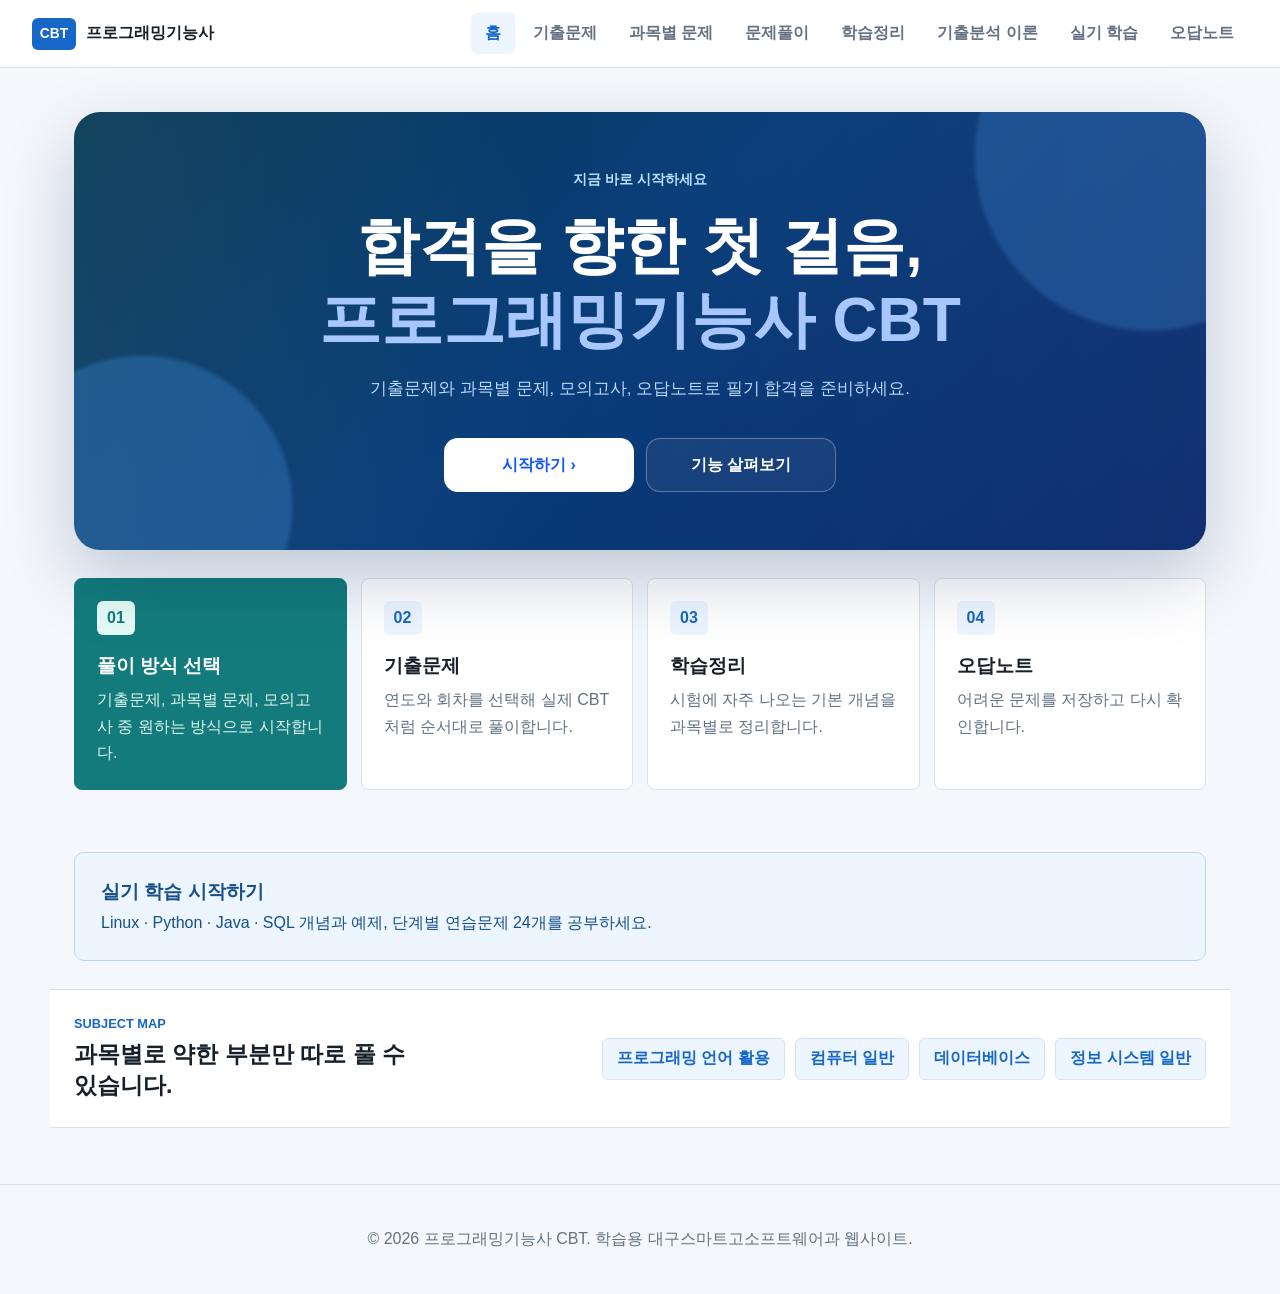
<file: index.html>
<!DOCTYPE html>
<html lang="ko">
<head>
  <meta charset="UTF-8" />
  <meta name="viewport" content="width=device-width, initial-scale=1.0" />
  <title>프로그래밍기능사 CBT</title>
  <link rel="stylesheet" href="css/style.css?v=20260527-2" />
  <link rel="stylesheet" href="css/practical.css?v=20260929" />
</head>
<body>
  <header class="topbar">
    <a class="brand" href="index.html">
      <span class="brand-mark">CBT</span>
      <span>프로그래밍기능사</span>
    </a>
    <button class="icon-button menu-toggle" id="menuToggle" type="button" aria-label="메뉴 열기">☰</button>
    <nav class="nav" id="navMenu" aria-label="주요 메뉴">
      <a href="index.html" aria-current="page">홈</a>
      <a href="pages/exam-list.html">기출문제</a>
      <a href="pages/subject-list.html">과목별 문제</a>
      <a href="pages/quiz.html">문제풀이</a>
      <a href="pages/study.html">학습정리</a>
      <a href="pages/theory-python.html">기출분석 이론</a>
      <a href="pages/practical.html">실기 학습</a>
      <a href="pages/wrong-note.html">오답노트</a>
    </nav>
  </header>

  <main>
    <section class="landing-hero">
      <div class="landing-hero-inner">
        <span class="hero-kicker">지금 바로 시작하세요</span>
        <h1>합격을 향한 첫 걸음,<br /><strong>프로그래밍기능사 CBT</strong></h1>
        <p>기출문제와 과목별 문제, 모의고사, 오답노트로 필기 합격을 준비하세요.</p>
        <div class="landing-actions">
          <a class="landing-button primary" href="pages/subject-list.html">시작하기 ›</a>
          <a class="landing-button ghost" href="#features">기능 살펴보기</a>
        </div>
      </div>
    </section>

    <section class="home-modes" id="features">
      <a class="mode-card primary-mode" href="pages/subject-list.html">
        <span>01</span>
        <h2>풀이 방식 선택</h2>
        <p>기출문제, 과목별 문제, 모의고사 중 원하는 방식으로 시작합니다.</p>
      </a>
      <a class="mode-card" href="pages/exam-list.html">
        <span>02</span>
        <h2>기출문제</h2>
        <p>연도와 회차를 선택해 실제 CBT처럼 순서대로 풀이합니다.</p>
      </a>
      <a class="mode-card" href="pages/study.html">
        <span>03</span>
        <h2>학습정리</h2>
        <p>시험에 자주 나오는 기본 개념을 과목별로 정리합니다.</p>
      </a>
      <a class="mode-card" href="pages/wrong-note.html">
        <span>04</span>
        <h2>오답노트</h2>
        <p>어려운 문제를 저장하고 다시 확인합니다.</p>
      </a>
    </section>

    <a class="practical-home-link" href="pages/practical.html"><strong>실기 학습 시작하기</strong>Linux · Python · Java · SQL 개념과 예제, 단계별 연습문제 24개를 공부하세요.</a>

    <section class="home-band">
      <div>
        <p class="eyebrow">Subject Map</p>
        <h2>과목별로 약한 부분만 따로 풀 수 있습니다.</h2>
      </div>
      <div class="subject-strip">
        <a href="pages/quiz.html?subject=프로그래밍%20언어%20활용">프로그래밍 언어 활용</a>
        <a href="pages/quiz.html?subject=컴퓨터%20일반">컴퓨터 일반</a>
        <a href="pages/quiz.html?subject=데이터베이스">데이터베이스</a>
        <a href="pages/quiz.html?subject=정보%20시스템%20일반">정보 시스템 일반</a>
      </div>
    </section>
  </main>

  <footer class="footer">
    <p>© 2026 프로그래밍기능사 CBT. 학습용 대구스마트고소프트웨어과 웹사이트.</p>
  </footer>

  <script src="js/main.js"></script>
</body>
</html>
</file>
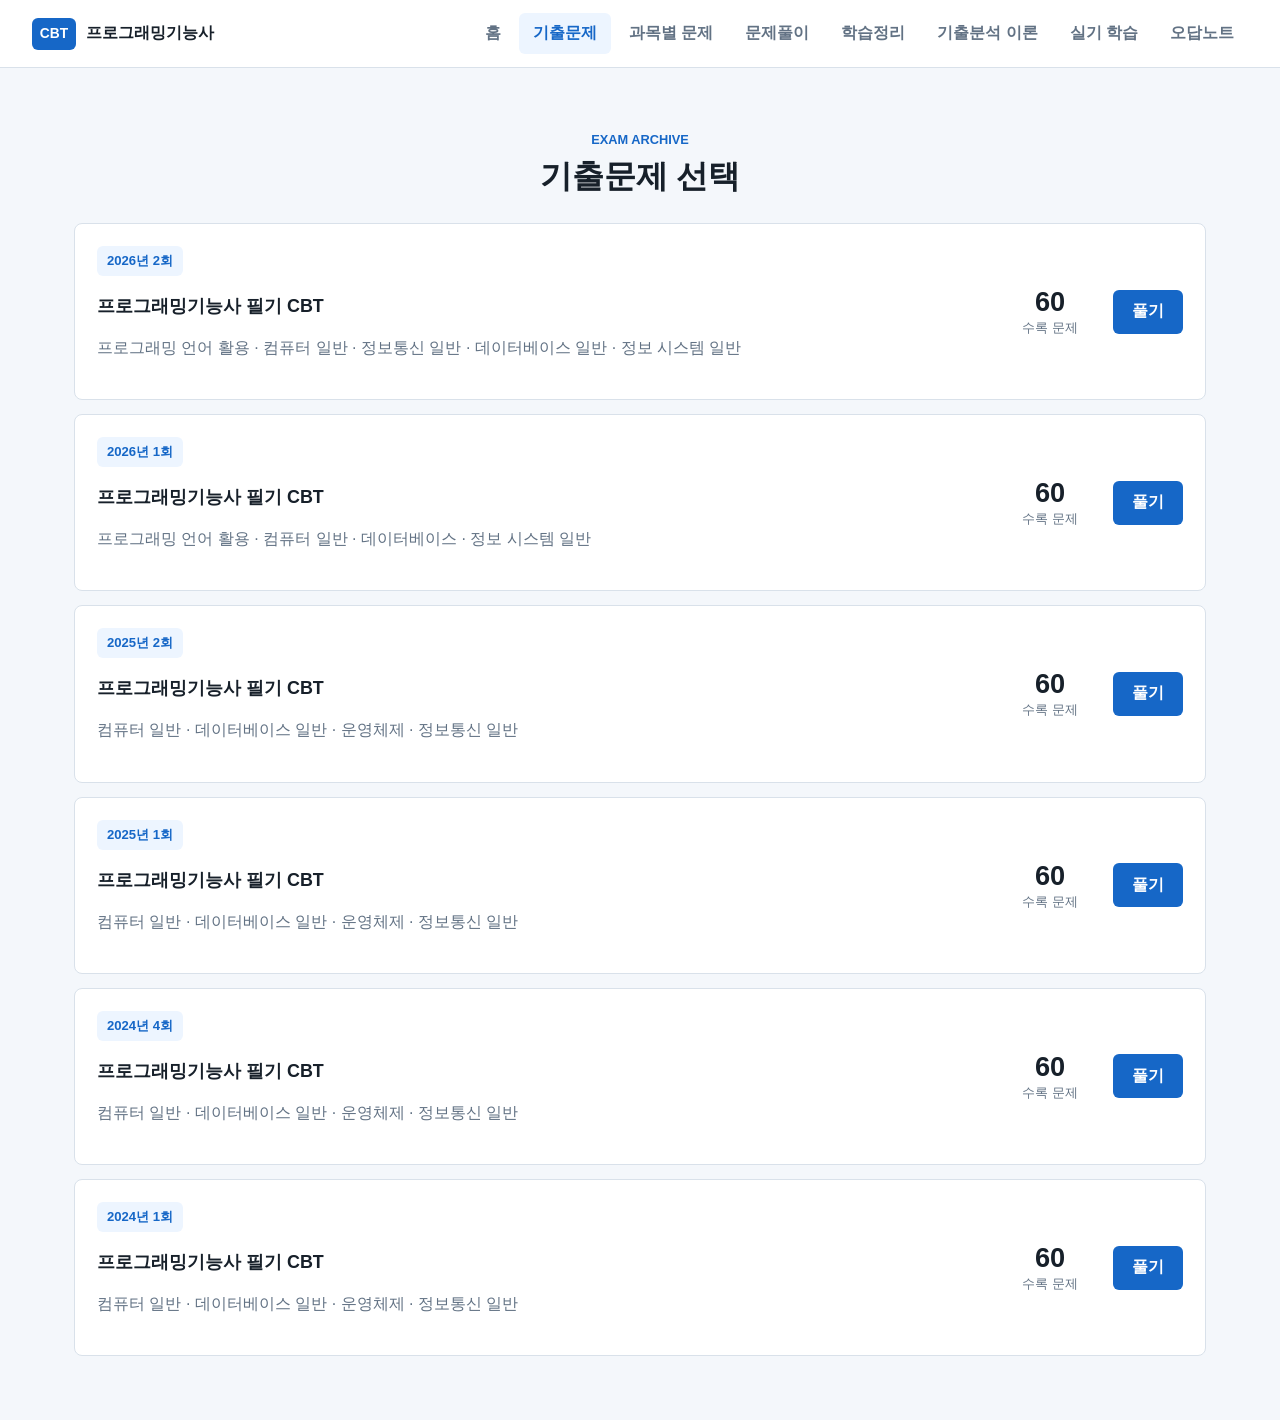
<file: pages/exam-list.html>
<!DOCTYPE html>
<html lang="ko">
<head>
  <meta charset="UTF-8" />
  <meta name="viewport" content="width=device-width, initial-scale=1.0" />
  <title>기출문제 선택 | 프로그래밍기능사 CBT</title>
  <link rel="stylesheet" href="../css/style.css" />
</head>
<body>
  <header class="topbar">
    <a class="brand" href="../index.html">
      <span class="brand-mark">CBT</span>
      <span>프로그래밍기능사</span>
    </a>
    <button class="icon-button menu-toggle" id="menuToggle" type="button" aria-label="메뉴 열기">☰</button>
    <nav class="nav" id="navMenu" aria-label="주요 메뉴">
      <a href="../index.html">홈</a>
      <a href="exam-list.html" aria-current="page">기출문제</a>
      <a href="subject-list.html">과목별 문제</a>
      <a href="quiz.html">문제풀이</a>
      <a href="study.html">학습정리</a>
      <a href="theory-python.html">기출분석 이론</a>
      <a href="practical.html">실기 학습</a>
      <a href="wrong-note.html">오답노트</a>
    </nav>
  </header>

  <main class="page-shell">
    <div class="page-title">
      <p>Exam Archive</p>
      <h1>기출문제 선택</h1>
    </div>
    <section class="exam-list" id="examList"></section>
  </main>

  <script src="../js/data/index.js?v=20260929-and-answer-fix"></script>
  <script src="../js/questions.js?v=20260605-data"></script>
  <script src="../js/main.js"></script>
  <script src="../js/exam-list.js"></script>
</body>
</html>
</file>
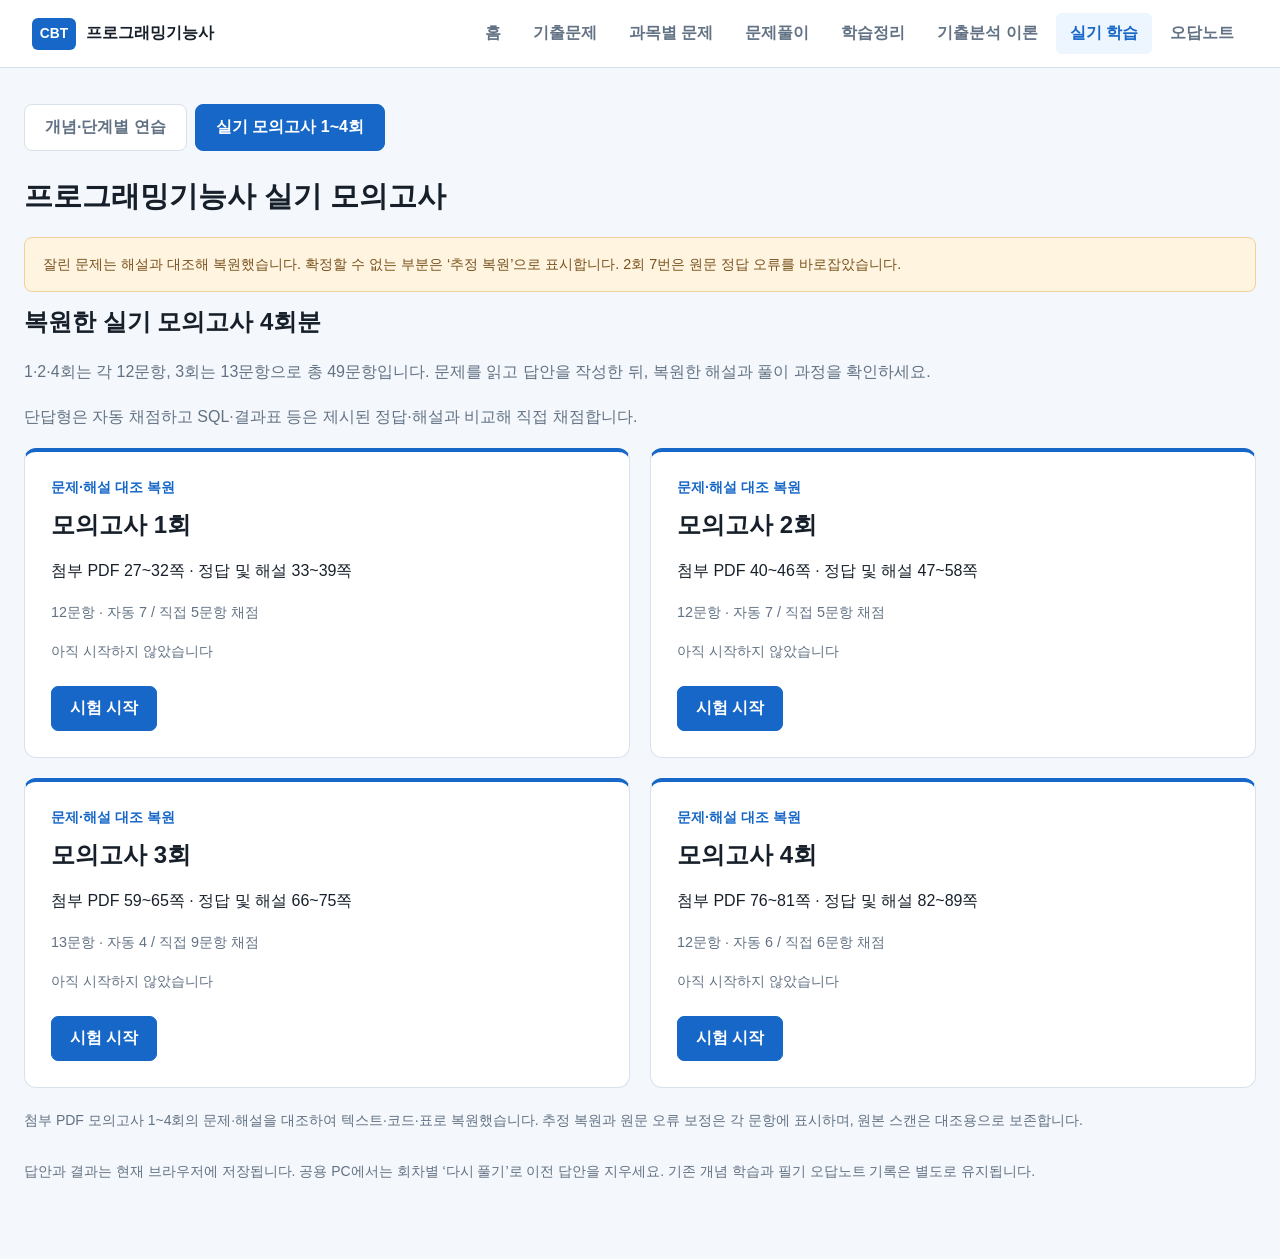
<file: pages/practical-mock.html>
<!DOCTYPE html>
<html lang="ko">
<head>
  <meta charset="UTF-8" />
  <meta name="viewport" content="width=device-width, initial-scale=1.0" />
  <meta name="description" content="프로그래밍기능사 실기 모의고사 1~4회 복원판: 텍스트·코드·표로 복원한 49문항과 해설" />
  <title>실기 모의고사 1~4회 | 프로그래밍기능사 CBT</title>
  <link rel="stylesheet" href="../css/style.css" />
  <link rel="stylesheet" href="../css/practical.css?v=20260929" />
  <link rel="stylesheet" href="../css/practical-mock.css?v=20260929-restored-1" />
</head>
<body>
  <header class="topbar">
    <a class="brand" href="../index.html">
      <span class="brand-mark">CBT</span>
      <span>프로그래밍기능사</span>
    </a>
    <button class="icon-button menu-toggle" id="menuToggle" type="button" aria-label="메뉴 열기">☰</button>
    <nav class="nav" id="navMenu" aria-label="주요 메뉴">
      <a href="../index.html">홈</a>
      <a href="exam-list.html">기출문제</a>
      <a href="subject-list.html">과목별 문제</a>
      <a href="quiz.html">문제풀이</a>
      <a href="study.html">학습정리</a>
      <a href="theory-python.html">기출분석 이론</a>
      <a href="practical.html" aria-current="page">실기 학습</a>
      <a href="wrong-note.html">오답노트</a>
    </nav>
  </header>


  <main class="practice-shell mock-shell">
    <nav class="practice-section-nav" aria-label="실기 학습 방식">
      <a href="practical.html">개념·단계별 연습</a>
      <a href="practical-mock.html" aria-current="page">실기 모의고사 1~4회</a>
    </nav>

    <h1 class="mock-page-title">프로그래밍기능사 실기 모의고사</h1>
    <p class="mock-source-warning">잘린 문제는 해설과 대조해 복원했습니다. 확정할 수 없는 부분은 ‘추정 복원’으로 표시합니다. 2회 7번은 원문 정답 오류를 바로잡았습니다.</p>
    <p class="storage-notice" id="mockStorageNotice" hidden>이 브라우저에 답안을 저장할 수 없습니다. 페이지를 닫으면 현재 답안이 사라질 수 있습니다.</p>
    <div id="mockApp"></div>
    <p class="practice-footer">답안과 결과는 현재 브라우저에 저장됩니다. 공용 PC에서는 회차별 ‘다시 풀기’로 이전 답안을 지우세요. 기존 개념 학습과 필기 오답노트 기록은 별도로 유지됩니다.</p>
    <noscript>모의고사 답안 입력과 채점 기능을 사용하려면 JavaScript를 켜 주세요.</noscript>
  </main>
  <script src="../js/main.js"></script>
  <script src="../js/practical-mock-data.js?v=20260929-1"></script>
  <script src="../js/practical-mock-restored.js?v=20260929-restored-1"></script>
  <script src="../js/practical-mock.js?v=20260929-restored-1"></script>
</body>
</html>
</file>
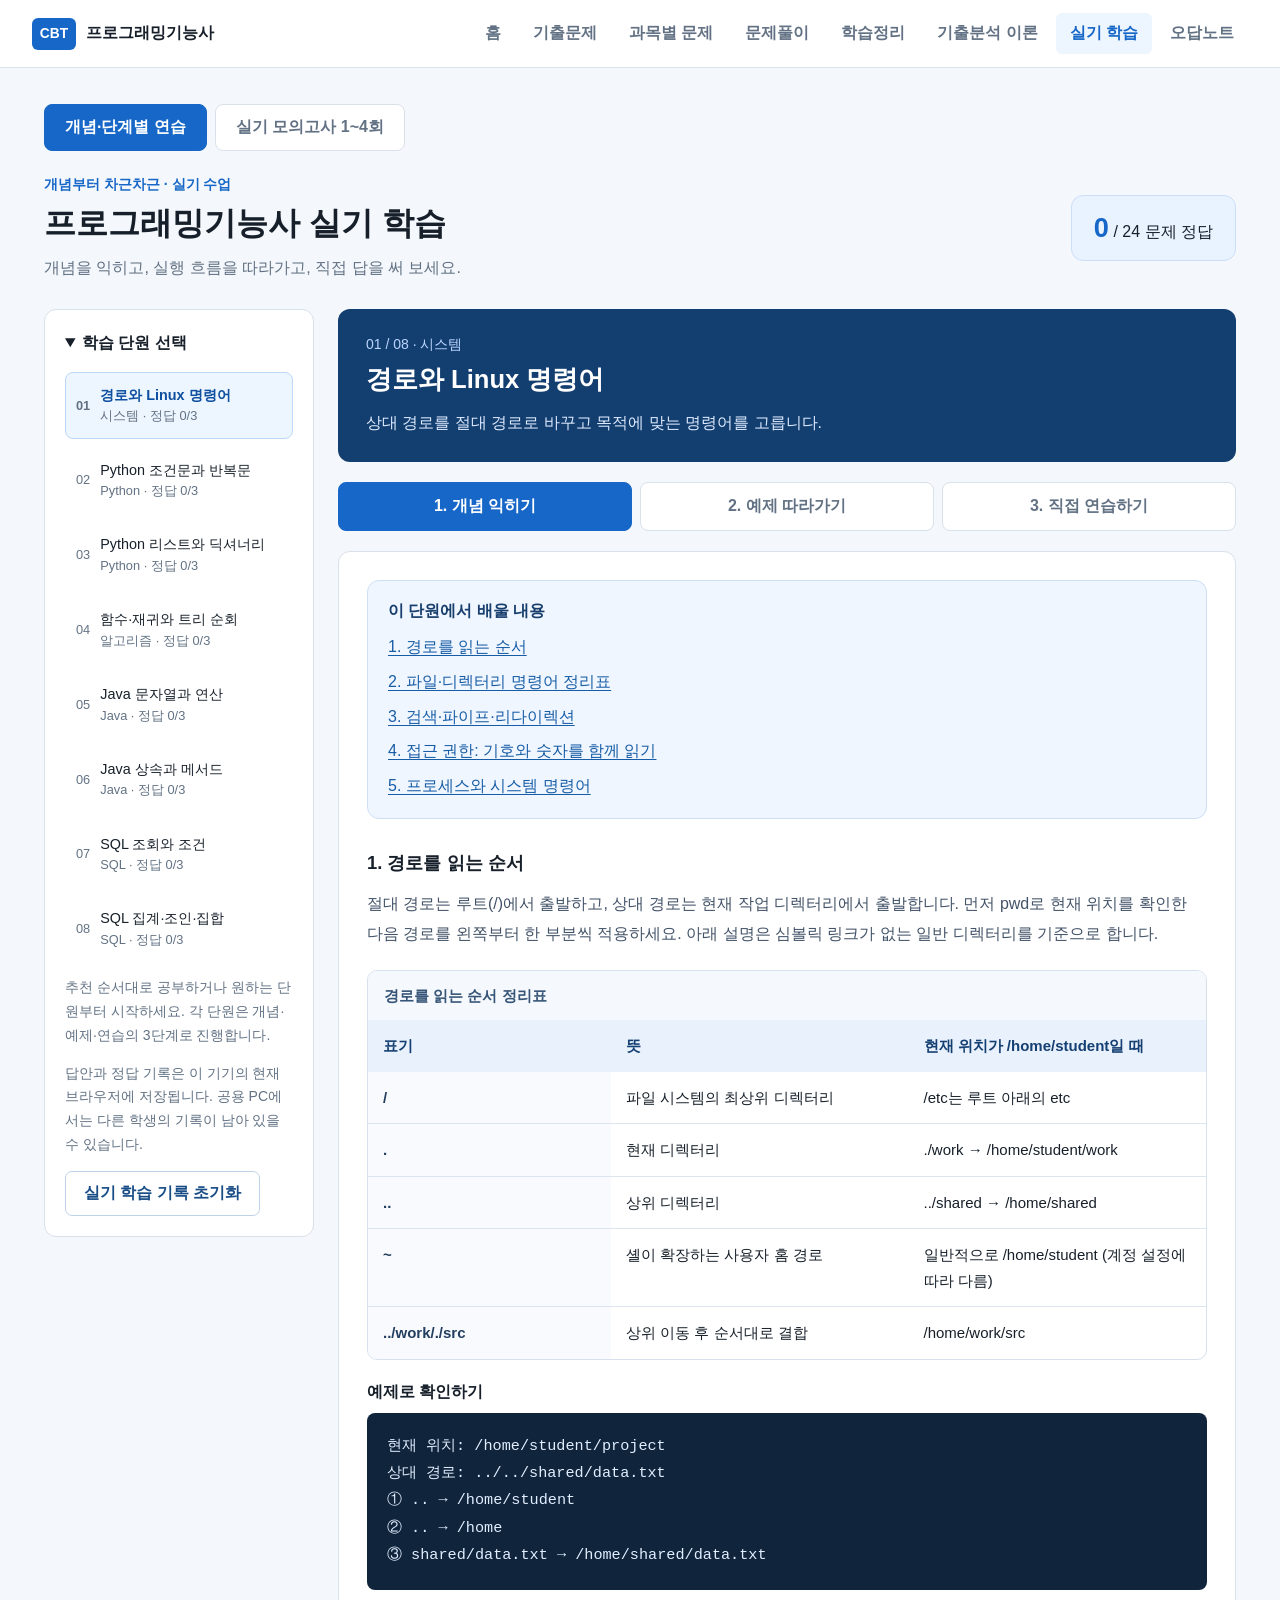
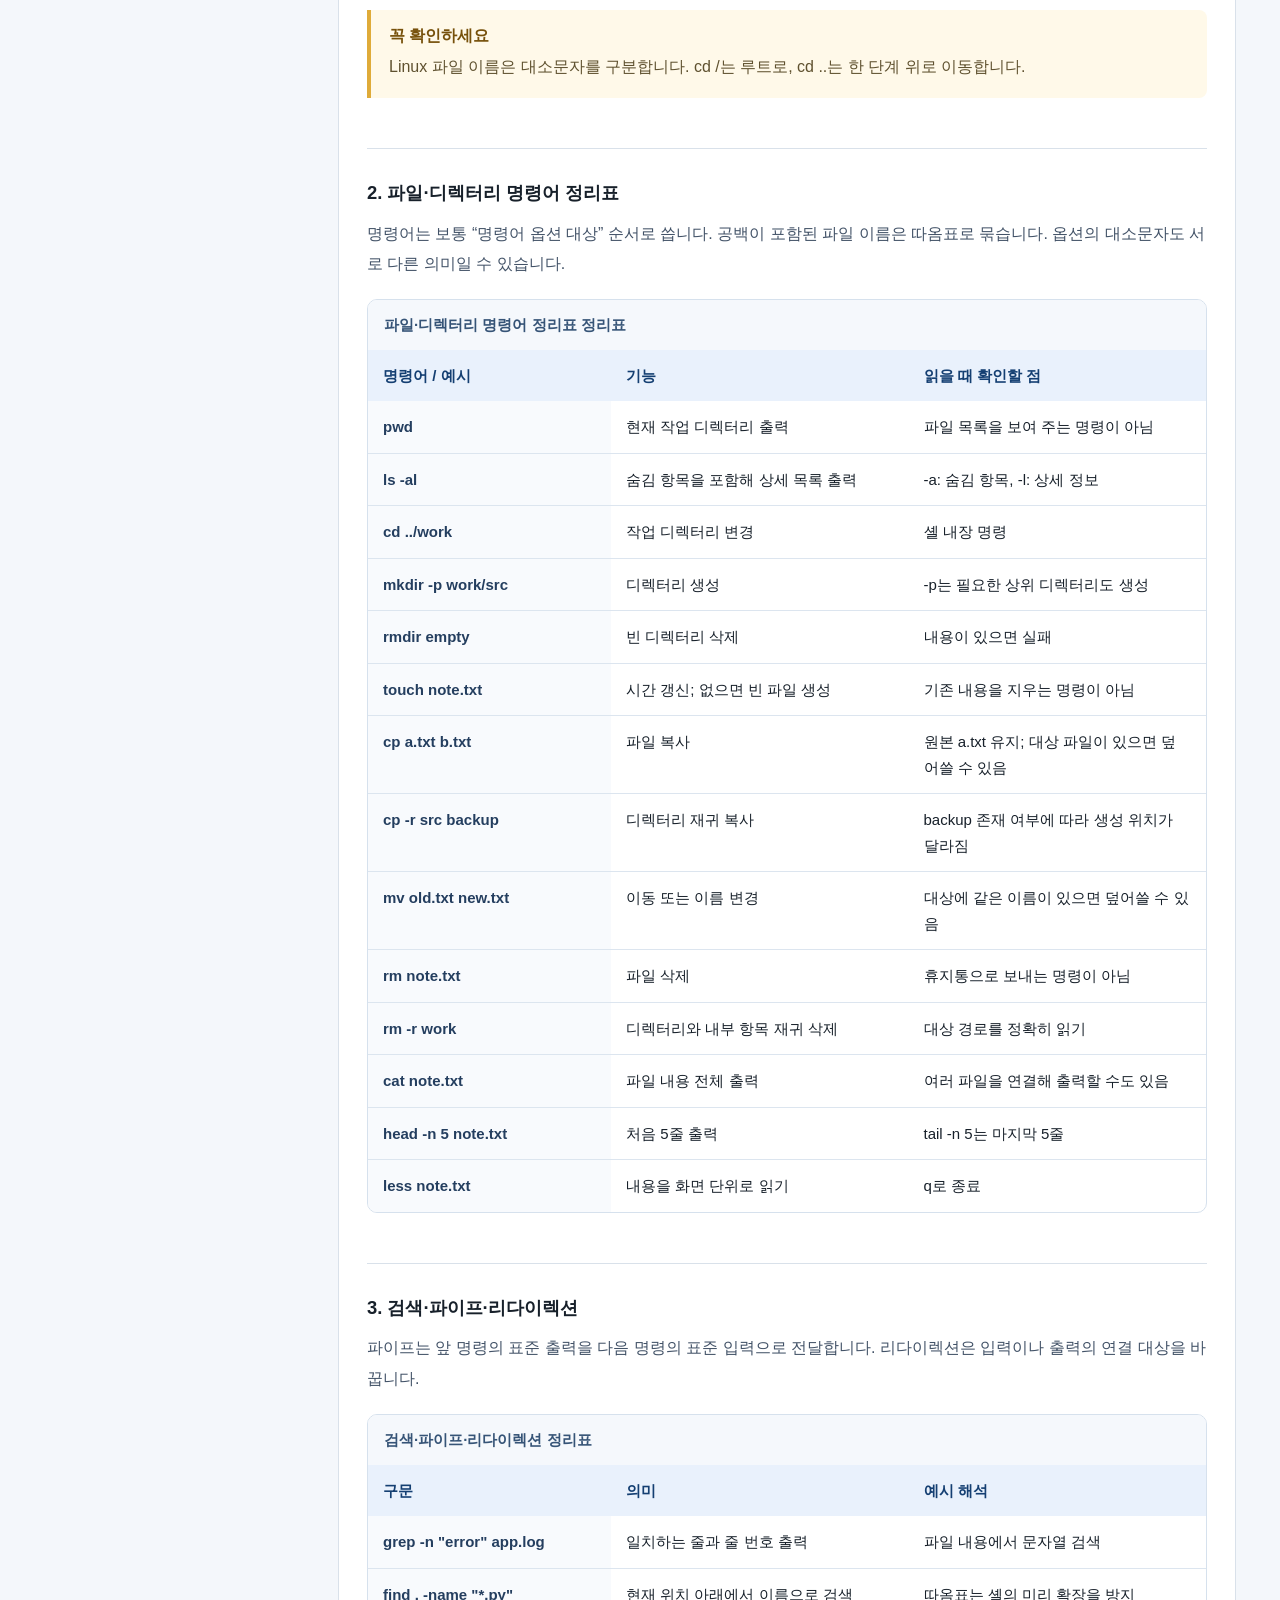
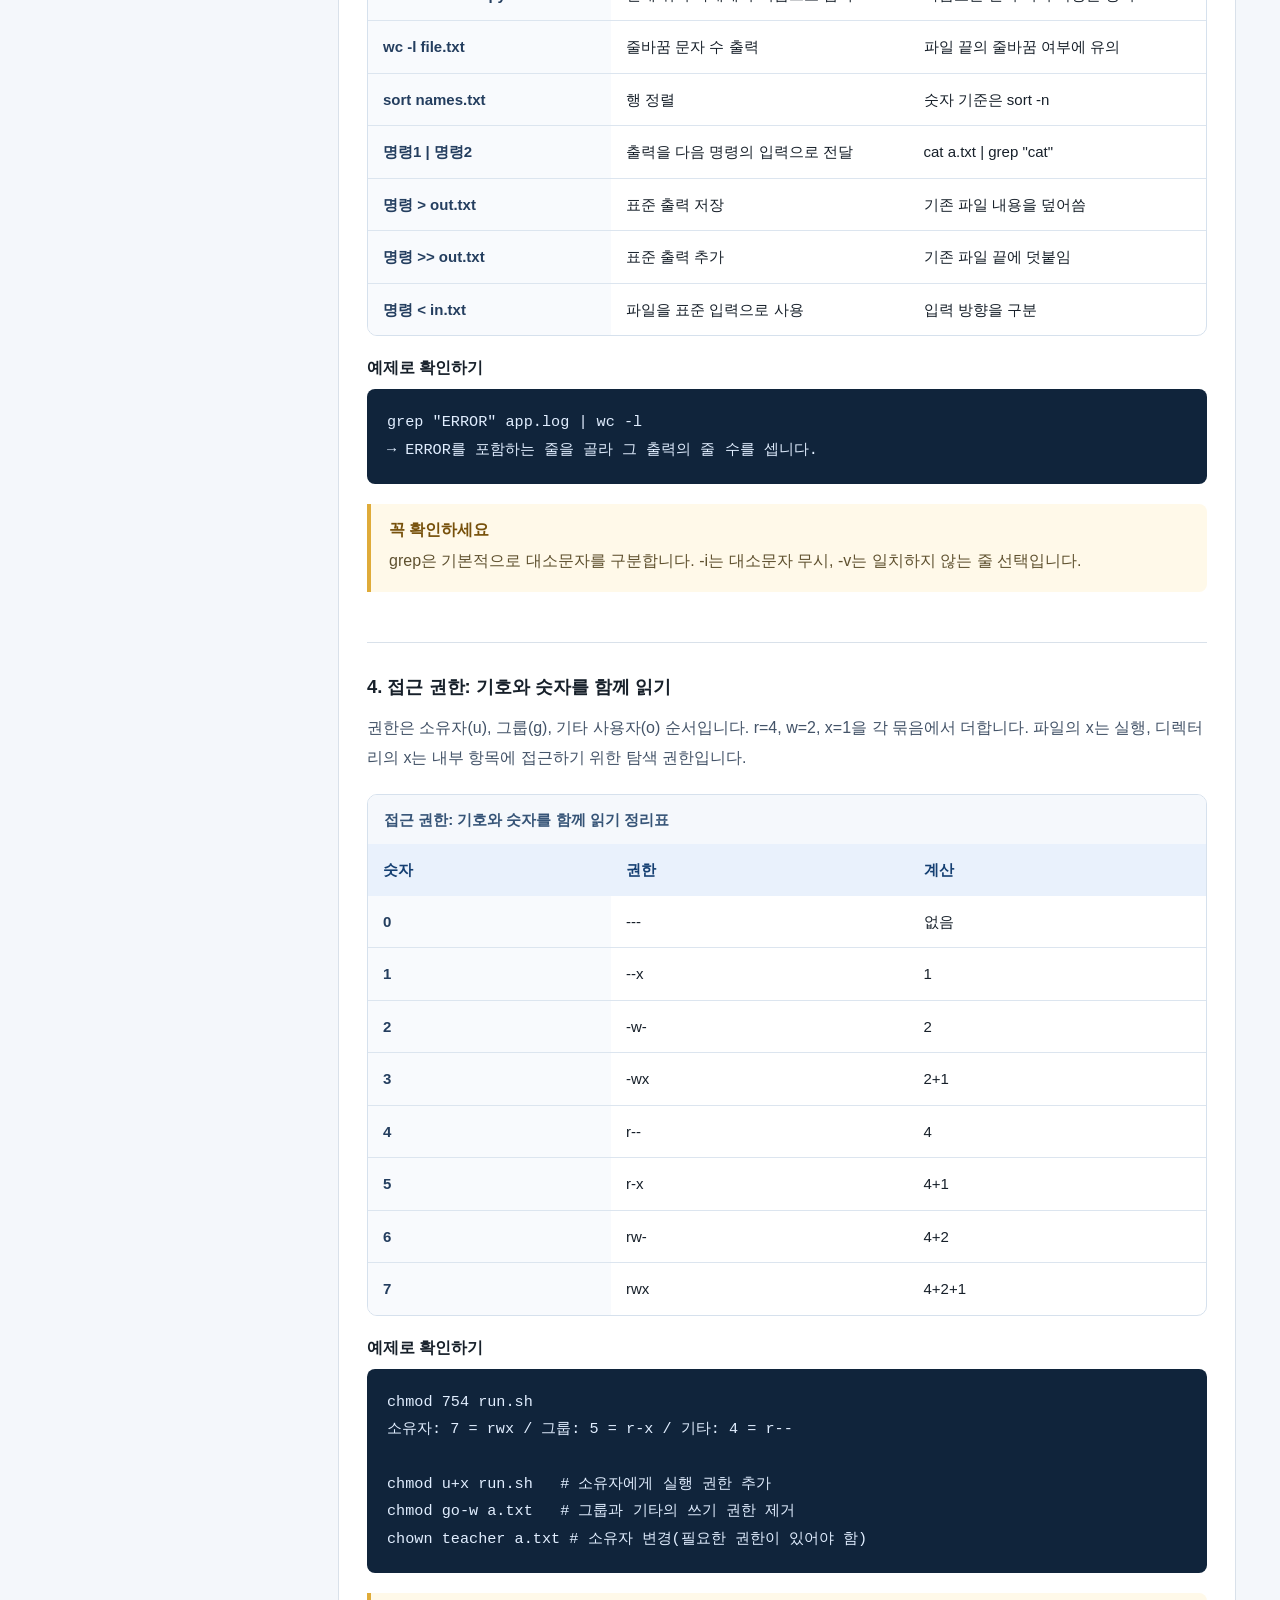
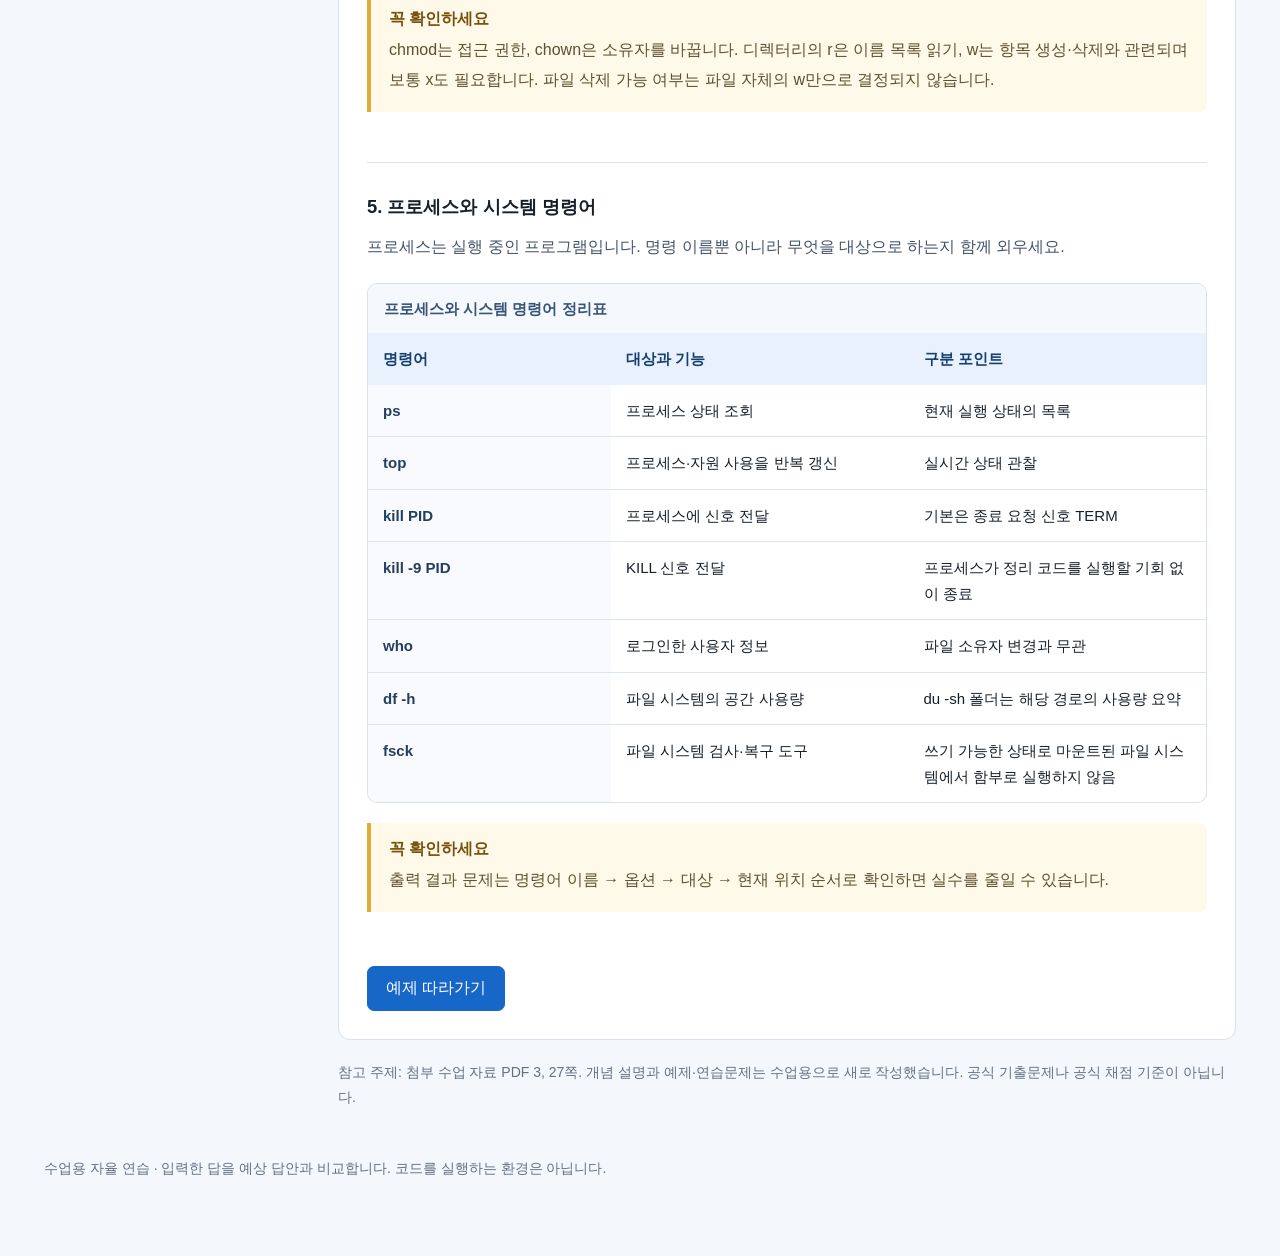
<file: pages/practical.html>
<!DOCTYPE html>
<html lang="ko">
<head>
  <meta charset="UTF-8" />
  <meta name="viewport" content="width=device-width, initial-scale=1.0" />
  <meta name="description" content="프로그래밍기능사 실기 수업: Linux, Python, Java, SQL 기초 개념과 단계별 연습문제" />
  <title>실기 학습 | 프로그래밍기능사 CBT</title>
  <link rel="stylesheet" href="../css/style.css" />
  <link rel="stylesheet" href="../css/practical.css?v=20260929-expanded-1" />
  <link rel="stylesheet" href="../css/practical-mock.css?v=20260929-restored-1" />
</head>
<body>
  <header class="topbar">
    <a class="brand" href="../index.html">
      <span class="brand-mark">CBT</span>
      <span>프로그래밍기능사</span>
    </a>
    <button class="icon-button menu-toggle" id="menuToggle" type="button" aria-label="메뉴 열기">☰</button>
    <nav class="nav" id="navMenu" aria-label="주요 메뉴">
      <a href="../index.html">홈</a>
      <a href="exam-list.html">기출문제</a>
      <a href="subject-list.html">과목별 문제</a>
      <a href="quiz.html">문제풀이</a>
      <a href="study.html">학습정리</a>
      <a href="theory-python.html">기출분석 이론</a>
      <a href="practical.html" aria-current="page">실기 학습</a>
      <a href="wrong-note.html">오답노트</a>
    </nav>
  </header>


  <main class="practice-shell">
    <nav class="practice-section-nav" aria-label="실기 학습 방식">
      <a href="practical.html" aria-current="page">개념·단계별 연습</a>
      <a href="practical-mock.html">실기 모의고사 1~4회</a>
    </nav>

    <div class="practice-heading">
      <div><span class="practice-label">개념부터 차근차근 · 실기 수업</span><h1>프로그래밍기능사 실기 학습</h1><p>개념을 익히고, 실행 흐름을 따라가고, 직접 답을 써 보세요.</p></div>
      <div class="practice-summary"><strong id="solvedCount">0</strong> / <span id="totalCount">24</span> 문제 정답</div>
    </div>
    <div class="practice-layout">
      <aside class="practice-sidebar"><details id="lessonPicker" open><summary>학습 단원 선택</summary><nav class="lesson-nav" id="lessonNav" aria-label="실기 학습 단원"></nav><p class="practice-note">추천 순서대로 공부하거나 원하는 단원부터 시작하세요. 각 단원은 개념·예제·연습의 3단계로 진행합니다.</p><p class="practice-note">답안과 정답 기록은 이 기기의 현재 브라우저에 저장됩니다. 공용 PC에서는 다른 학생의 기록이 남아 있을 수 있습니다.</p><p class="storage-notice" id="storageNotice" hidden>브라우저에 기록을 저장할 수 없습니다. 현재 화면에서 학습은 계속할 수 있습니다.</p><button class="practice-button" id="resetPractice" type="button">실기 학습 기록 초기화</button></details></aside>
      <article class="practice-panel">
        <header class="lesson-heading"><span id="lessonCategory"></span><h2 id="lessonTitle" tabindex="-1"></h2><p id="lessonGoal"></p></header>
        <div class="practice-tabs" role="tablist" aria-label="학습 단계"><button id="tab-concept" type="button" role="tab" data-tab="concept" aria-controls="practiceContent" aria-selected="true">1. 개념 익히기</button><button id="tab-example" type="button" role="tab" data-tab="example" aria-controls="practiceContent" aria-selected="false" tabindex="-1">2. 예제 따라가기</button><button id="tab-practice" type="button" role="tab" data-tab="practice" aria-controls="practiceContent" aria-selected="false" tabindex="-1">3. 직접 연습하기</button></div>
        <div class="practice-content" id="practiceContent" role="tabpanel" tabindex="0" aria-labelledby="tab-concept"></div>
        <p class="source-note" id="sourceNote"></p>
      </article>
    </div>
    <p class="practice-footer">수업용 자율 연습 · 입력한 답을 예상 답안과 비교합니다. 코드를 실행하는 환경은 아닙니다.</p>
    <noscript>실기 학습의 문제 풀이 기능을 사용하려면 브라우저에서 JavaScript를 켜 주세요.</noscript>
  </main>
  <script src="../js/main.js"></script>
  <script src="../js/practical-data.js?v=20260929"></script>
  <script src="../js/practical-concepts.js?v=20260929-expanded-1"></script>
  <script src="../js/practical.js?v=20260929-expanded-1"></script>
</body>
</html>
</file>
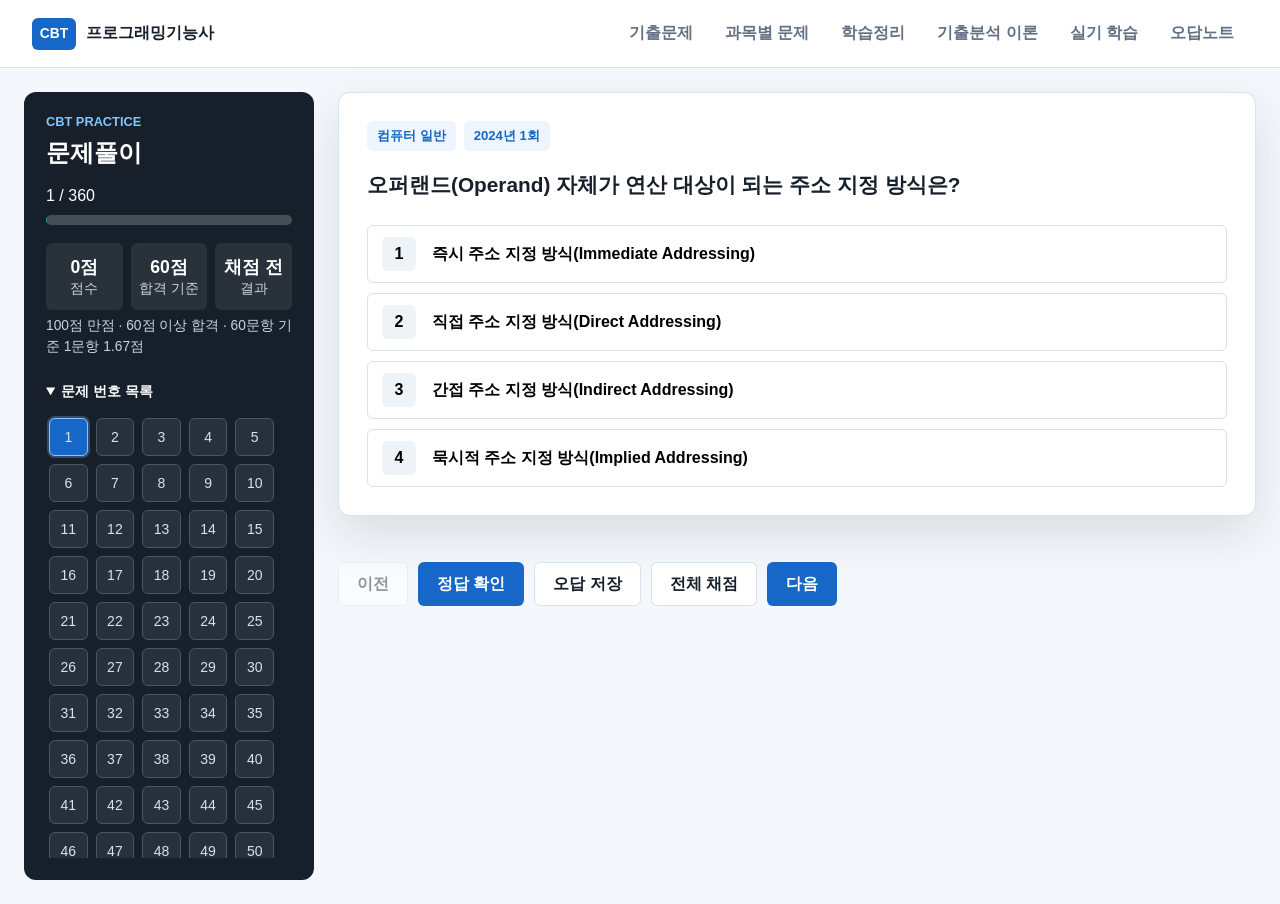
<file: pages/quiz.html>
<!DOCTYPE html>
<html lang="ko">
<head>
  <meta charset="UTF-8" />
  <meta name="viewport" content="width=device-width, initial-scale=1.0" />
  <title>문제풀이 | 프로그래밍기능사 CBT</title>
  <link rel="stylesheet" href="../css/style.css" />
  <link rel="stylesheet" href="../css/quiz-layout.css?v=20260929-1" />
</head>
<body>
  <header class="topbar compact">
    <a class="brand" href="../index.html">
      <span class="brand-mark">CBT</span>
      <span>프로그래밍기능사</span>
    </a>
    <nav class="nav desktop-only" aria-label="주요 메뉴">
      <a href="exam-list.html">기출문제</a>
      <a href="subject-list.html">과목별 문제</a>
      <a href="study.html">학습정리</a>
      <a href="theory-python.html">기출분석 이론</a>
      <a href="practical.html">실기 학습</a>
      <a href="wrong-note.html">오답노트</a>
    </nav>
  </header>

  <main class="quiz-layout">
    <aside class="quiz-side">
      <div>
        <p class="eyebrow">CBT Practice</p>
        <h1 id="quizTitle">문제풀이</h1>
      </div>
      <div class="quiz-meter">
        <span id="questionCounter">1 / 1</span>
        <div class="meter-track"><span id="meterBar"></span></div>
      </div>
      <div class="score-summary">
        <div><strong id="scorePoint">0점</strong><span>점수</span></div>
        <div><strong id="passLine">60점</strong><span>합격 기준</span></div>
        <div><strong id="passStatus">채점 전</strong><span>결과</span></div>
      </div>
      <p class="score-rule" id="scoreRule">100점 만점 · 60문항 기준 1문항 1.67점</p>
      <details class="quiz-number-picker" open><summary>문제 번호 목록</summary>
      <div class="number-board" id="numberBoard" aria-label="문제 번호"></div>
    </aside>

    <section class="quiz-main">
      <div class="question-card">
        <div class="question-meta">
          <span id="subjectBadge">과목</span>
          <span id="examBadge">기출</span>
        </div>
        <h2 id="questionText">문제를 불러오는 중입니다.</h2>
        <div class="question-media hidden" id="questionImage"></div>
        <div class="choice-list" id="choiceList"></div>
        <div class="answer-box hidden" id="answerBox"></div>
      </div>

      <div class="quiz-actions">
        <button class="button secondary" id="prevBtn" type="button">이전</button>
        <button class="button primary" id="checkBtn" type="button">정답 확인</button>
        <button class="button secondary" id="saveWrongBtn" type="button">오답 저장</button>
        <button class="button secondary" id="gradeBtn" type="button">전체 채점</button>
        <button class="button primary" id="nextBtn" type="button">다음</button>
      </div>
    </section>
  </main>

  <script src="../js/data/index.js?v=20260929-and-answer-fix"></script>
  <script src="../js/questions.js?v=20260605-data"></script>
  <script src="../js/quiz.js?v=20260929-layout-1"></script>
</body>
</html>
</file>
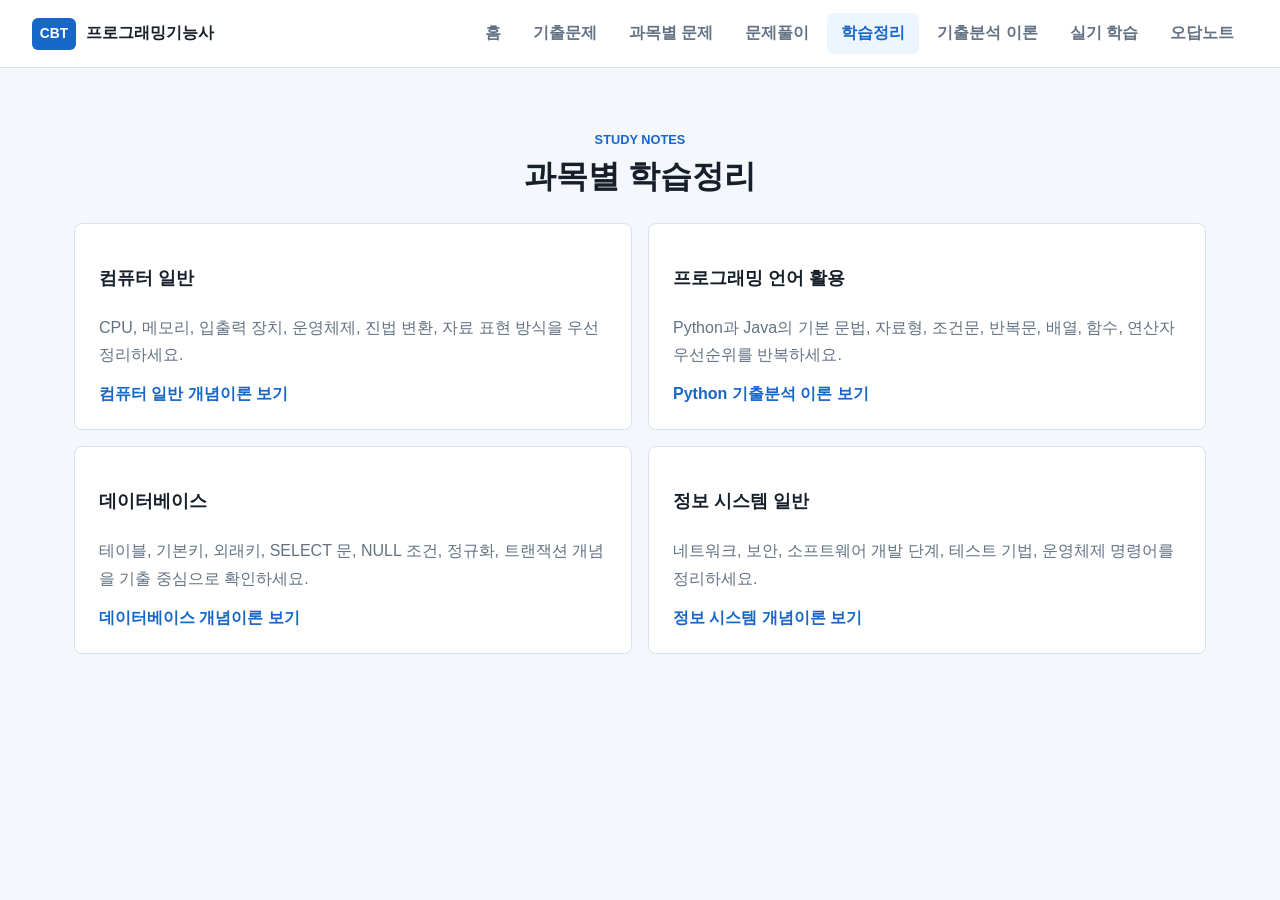
<file: pages/study.html>
<!DOCTYPE html>
<html lang="ko">
<head>
  <meta charset="UTF-8" />
  <meta name="viewport" content="width=device-width, initial-scale=1.0" />
  <title>학습정리 | 프로그래밍기능사 CBT</title>
  <link rel="stylesheet" href="../css/style.css" />
</head>
<body>
  <header class="topbar">
    <a class="brand" href="../index.html">
      <span class="brand-mark">CBT</span>
      <span>프로그래밍기능사</span>
    </a>
    <button class="icon-button menu-toggle" id="menuToggle" type="button" aria-label="메뉴 열기">☰</button>
    <nav class="nav" id="navMenu" aria-label="주요 메뉴">
      <a href="../index.html">홈</a>
      <a href="exam-list.html">기출문제</a>
      <a href="subject-list.html">과목별 문제</a>
      <a href="quiz.html">문제풀이</a>
      <a href="study.html" aria-current="page">학습정리</a>
      <a href="theory-python.html">기출분석 이론</a>
      <a href="practical.html">실기 학습</a>
      <a href="wrong-note.html">오답노트</a>
    </nav>
  </header>

  <main class="page-shell">
    <div class="page-title">
      <p>Study Notes</p>
      <h1>과목별 학습정리</h1>
    </div>
    <section class="study-grid" aria-label="과목별 개념이론">
      <a class="study-card" href="theory-computer.html">
        <h2>컴퓨터 일반</h2>
        <p>CPU, 메모리, 입출력 장치, 운영체제, 진법 변환, 자료 표현 방식을 우선 정리하세요.</p>
        <span class="text-link">컴퓨터 일반 개념이론 보기</span>
      </a>
      <a class="study-card" href="theory-python.html">
        <h2>프로그래밍 언어 활용</h2>
        <p>Python과 Java의 기본 문법, 자료형, 조건문, 반복문, 배열, 함수, 연산자 우선순위를 반복하세요.</p>
        <span class="text-link">Python 기출분석 이론 보기</span>
      </a>
      <a class="study-card" href="theory-database.html">
        <h2>데이터베이스</h2>
        <p>테이블, 기본키, 외래키, SELECT 문, NULL 조건, 정규화, 트랜잭션 개념을 기출 중심으로 확인하세요.</p>
        <span class="text-link">데이터베이스 개념이론 보기</span>
      </a>
      <a class="study-card" href="theory-system.html">
        <h2>정보 시스템 일반</h2>
        <p>네트워크, 보안, 소프트웨어 개발 단계, 테스트 기법, 운영체제 명령어를 정리하세요.</p>
        <span class="text-link">정보 시스템 개념이론 보기</span>
      </a>
    </section>
  </main>

  <script src="../js/main.js"></script>
</body>
</html>
</file>
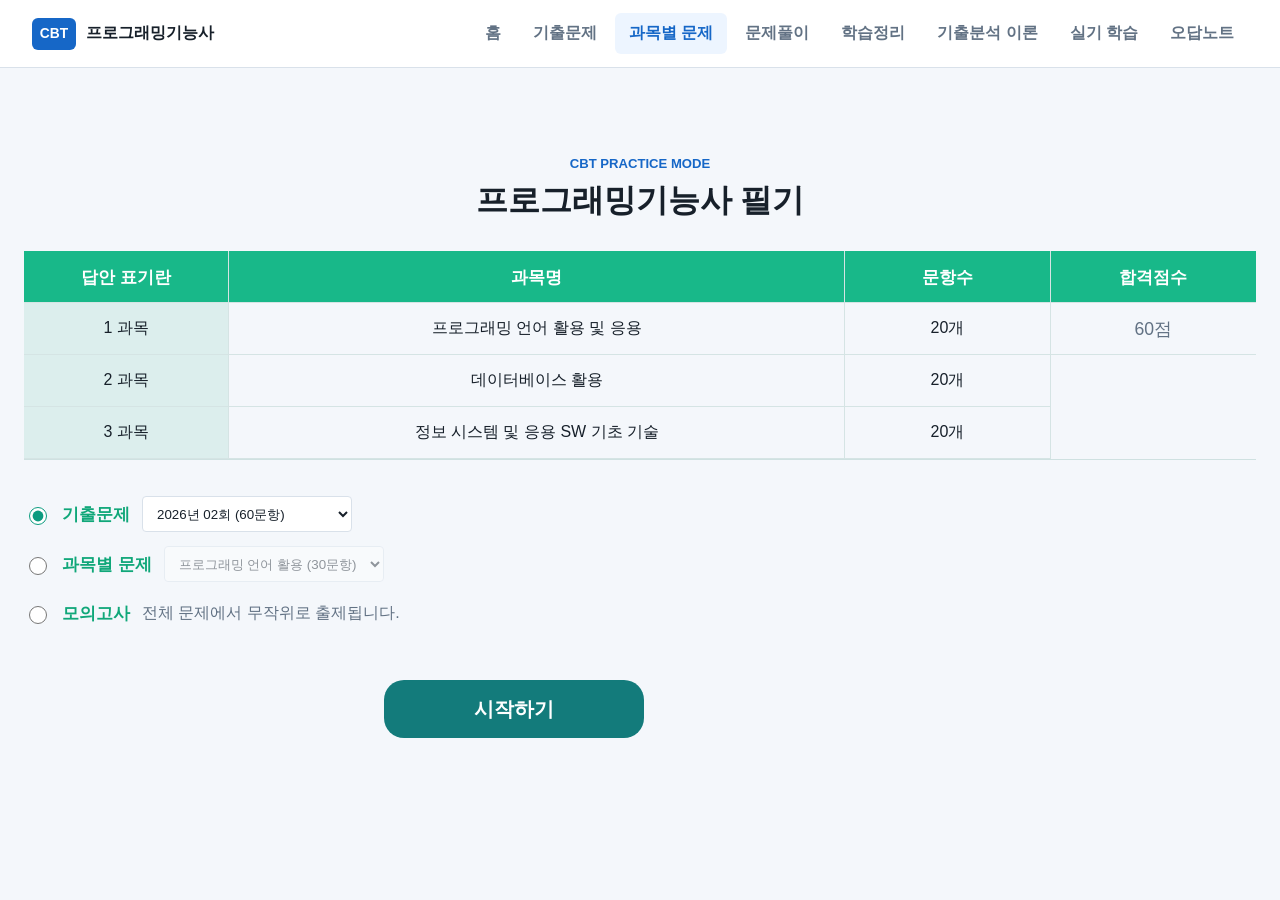
<file: pages/subject-list.html>
<!DOCTYPE html>
<html lang="ko">
<head>
  <meta charset="UTF-8" />
  <meta name="viewport" content="width=device-width, initial-scale=1.0" />
  <title>문제풀이 선택 | 프로그래밍기능사 CBT</title>
  <link rel="stylesheet" href="../css/style.css" />
</head>
<body>
  <header class="topbar">
    <a class="brand" href="../index.html">
      <span class="brand-mark">CBT</span>
      <span>프로그래밍기능사</span>
    </a>
    <button class="icon-button menu-toggle" id="menuToggle" type="button" aria-label="메뉴 열기">☰</button>
    <nav class="nav" id="navMenu" aria-label="주요 메뉴">
      <a href="../index.html">홈</a>
      <a href="exam-list.html">기출문제</a>
      <a href="subject-list.html" aria-current="page">과목별 문제</a>
      <a href="quiz.html">문제풀이</a>
      <a href="study.html">학습정리</a>
      <a href="theory-python.html">기출분석 이론</a>
      <a href="practical.html">실기 학습</a>
      <a href="wrong-note.html">오답노트</a>
    </nav>
  </header>

  <main class="page-shell mode-shell">
    <section class="mode-panel">
      <div class="mode-title">
        <p>CBT Practice Mode</p>
        <h1>프로그래밍기능사 필기</h1>
      </div>

      <div class="exam-info-table" aria-label="시험 과목 구성">
        <div class="table-row table-head">
          <span>답안 표기란</span>
          <span>과목명</span>
          <span>문항수</span>
          <span>합격점수</span>
        </div>
        <div class="table-row">
          <span>1 과목</span>
          <span>프로그래밍 언어 활용 및 응용</span>
          <span>20개</span>
          <span class="pass-score" rowspan="3">60점</span>
        </div>
        <div class="table-row">
          <span>2 과목</span>
          <span>데이터베이스 활용</span>
          <span>20개</span>
          <span class="pass-score mobile-only">60점</span>
        </div>
        <div class="table-row">
          <span>3 과목</span>
          <span>정보 시스템 및 응용 SW 기초 기술</span>
          <span>20개</span>
          <span class="pass-score mobile-only">60점</span>
        </div>
      </div>

      <form class="mode-form" id="modeForm">
        <label class="mode-option">
          <input type="radio" name="mode" value="exam" checked />
          <strong>기출문제</strong>
          <select id="examSelect" aria-label="기출문제 회차 선택"></select>
        </label>

        <label class="mode-option">
          <input type="radio" name="mode" value="subject" />
          <strong>과목별 문제</strong>
          <select id="subjectSelect" aria-label="과목 선택"></select>
        </label>

        <label class="mode-option">
          <input type="radio" name="mode" value="mock" />
          <strong>모의고사</strong>
          <span>전체 문제에서 무작위로 출제됩니다.</span>
        </label>

        <button class="button mode-start" type="submit">시작하기</button>
      </form>
    </section>
  </main>

  <script src="../js/data/index.js?v=20260929-and-answer-fix"></script>
  <script src="../js/questions.js?v=20260605-data"></script>
  <script src="../js/main.js"></script>
  <script src="../js/subject-list.js"></script>
</body>
</html>
</file>
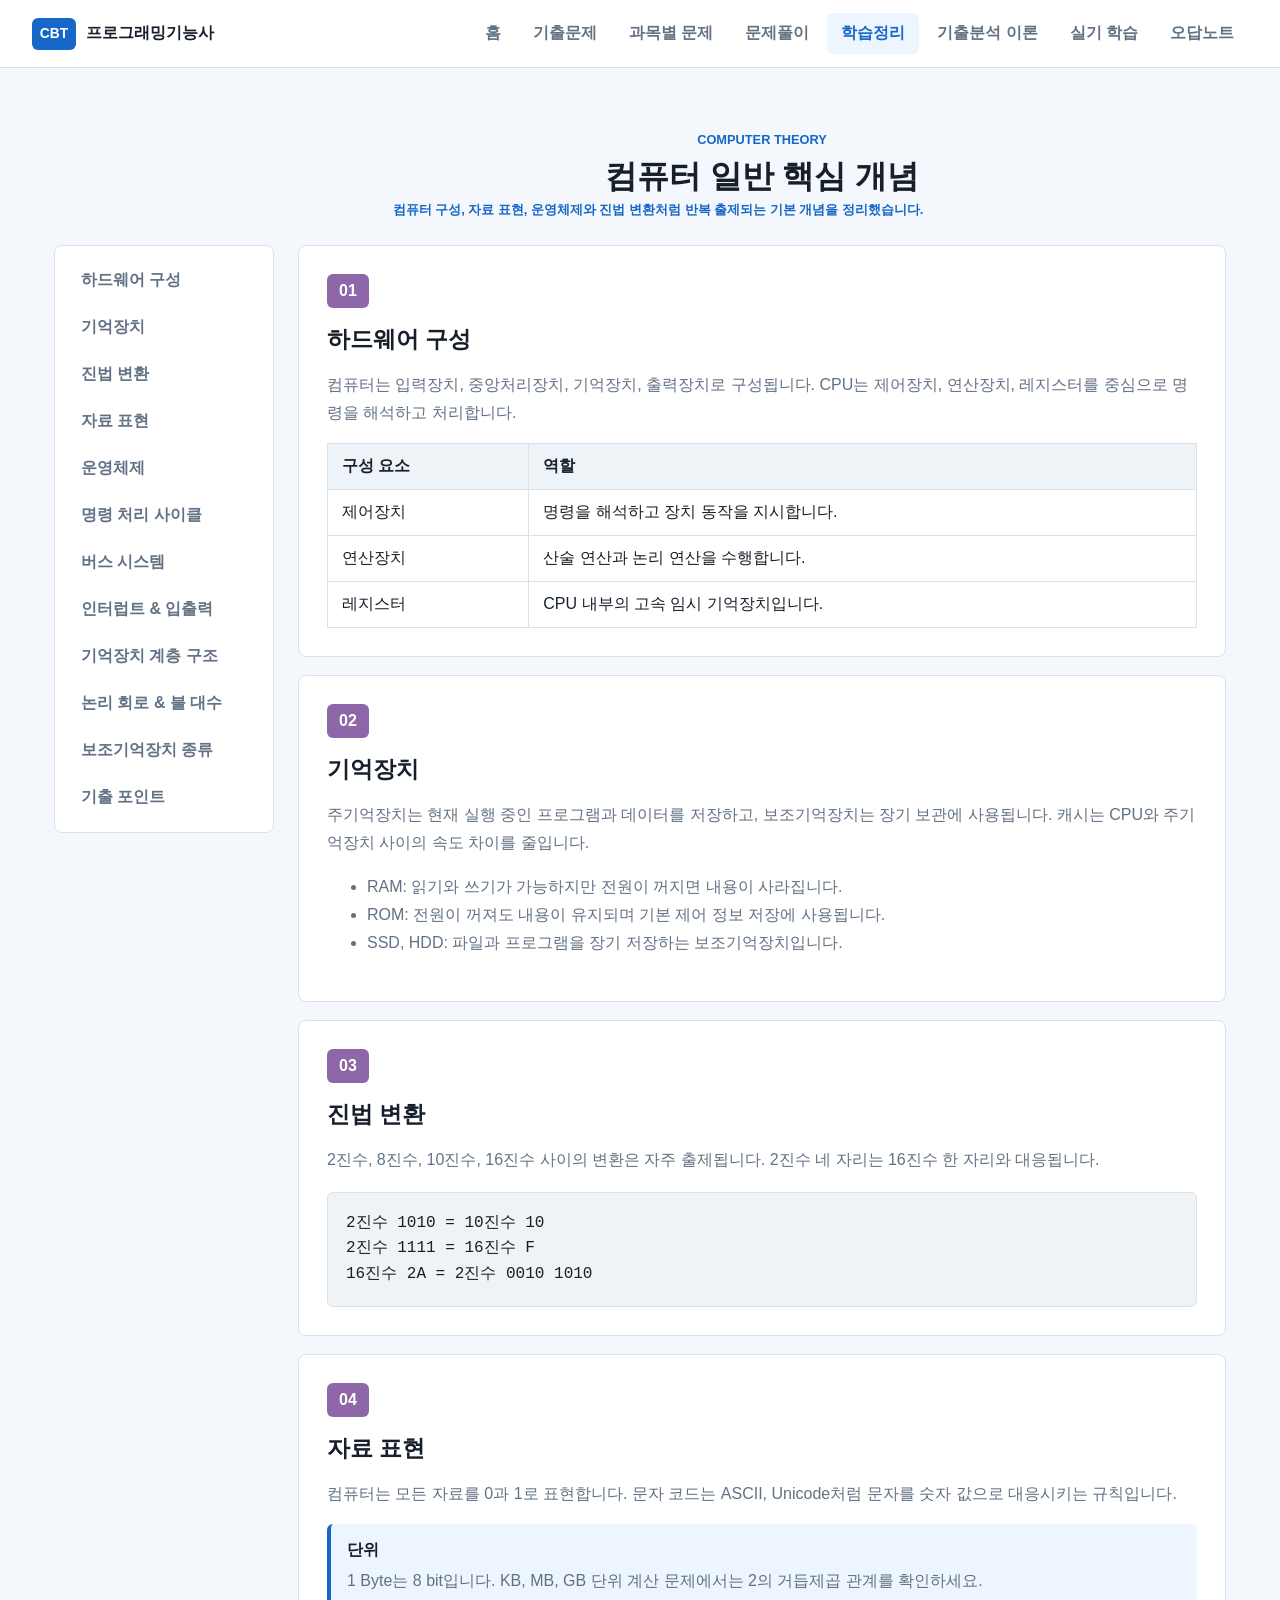
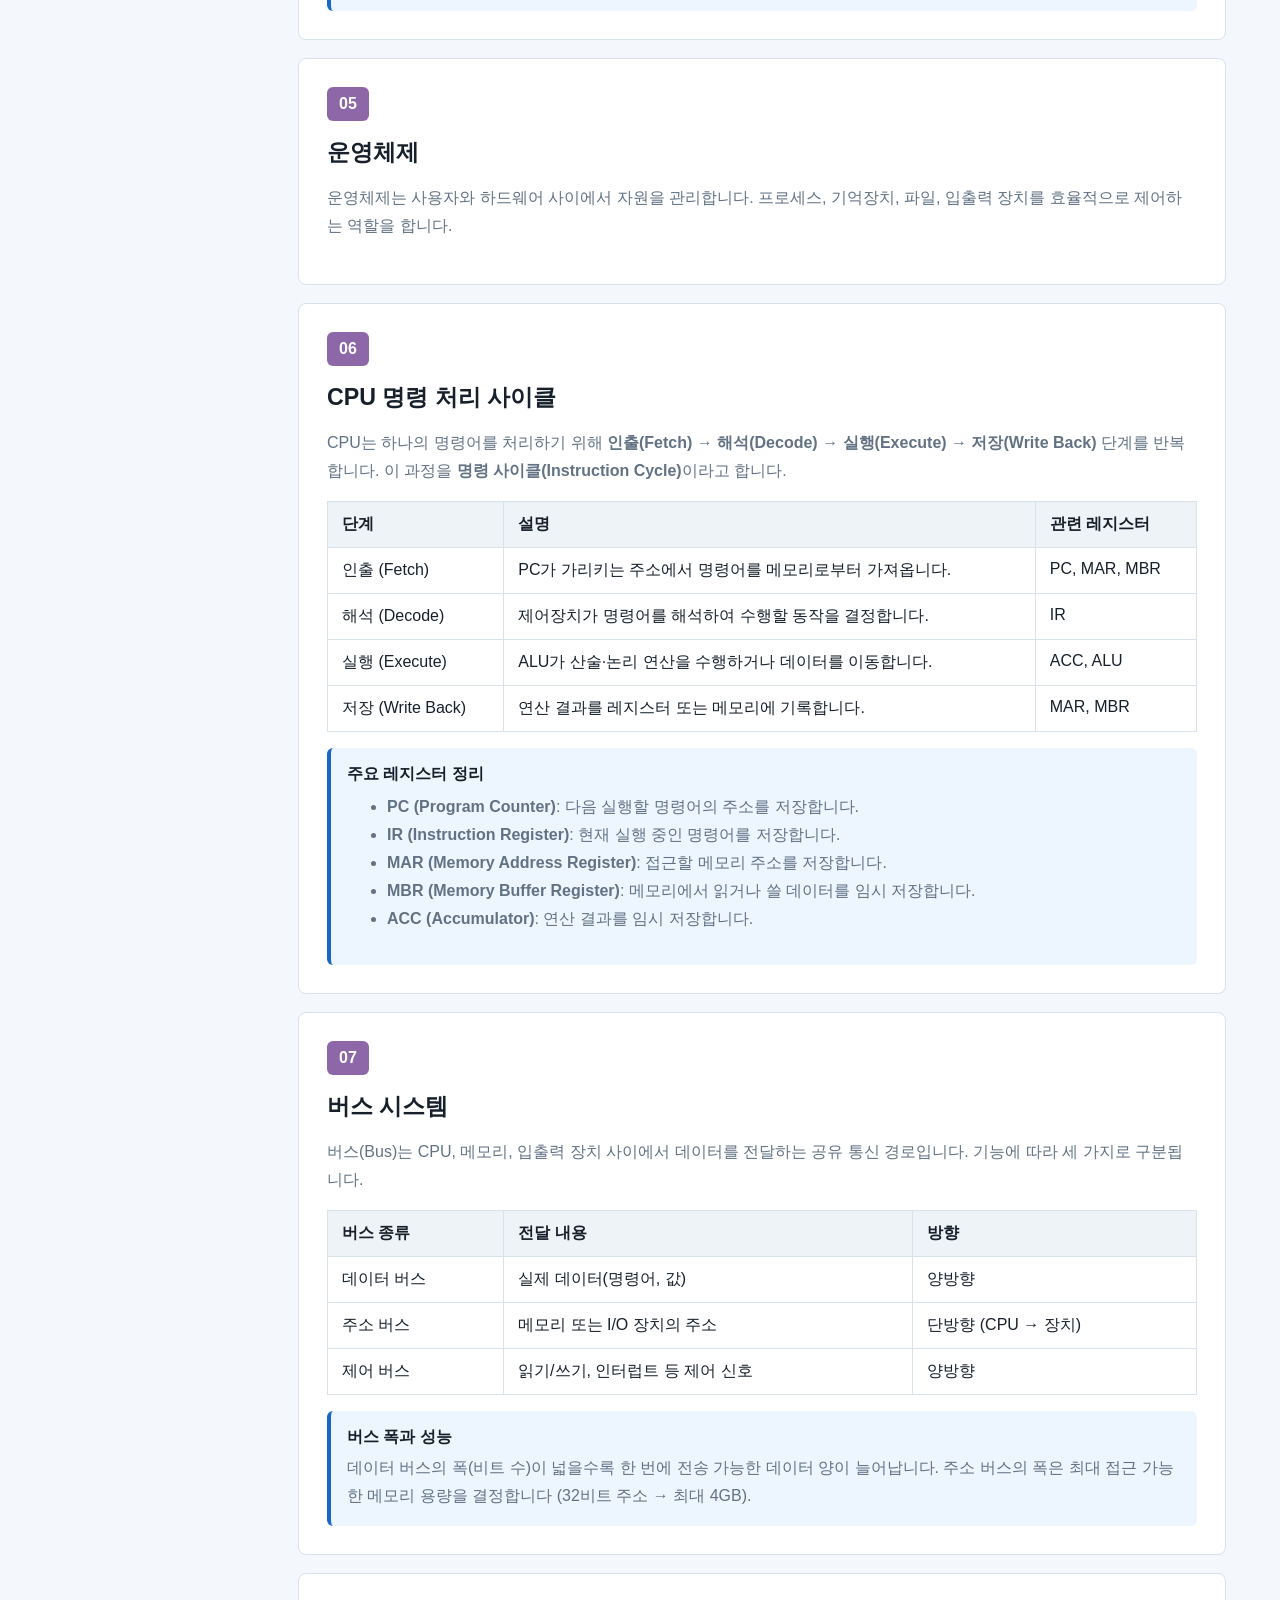
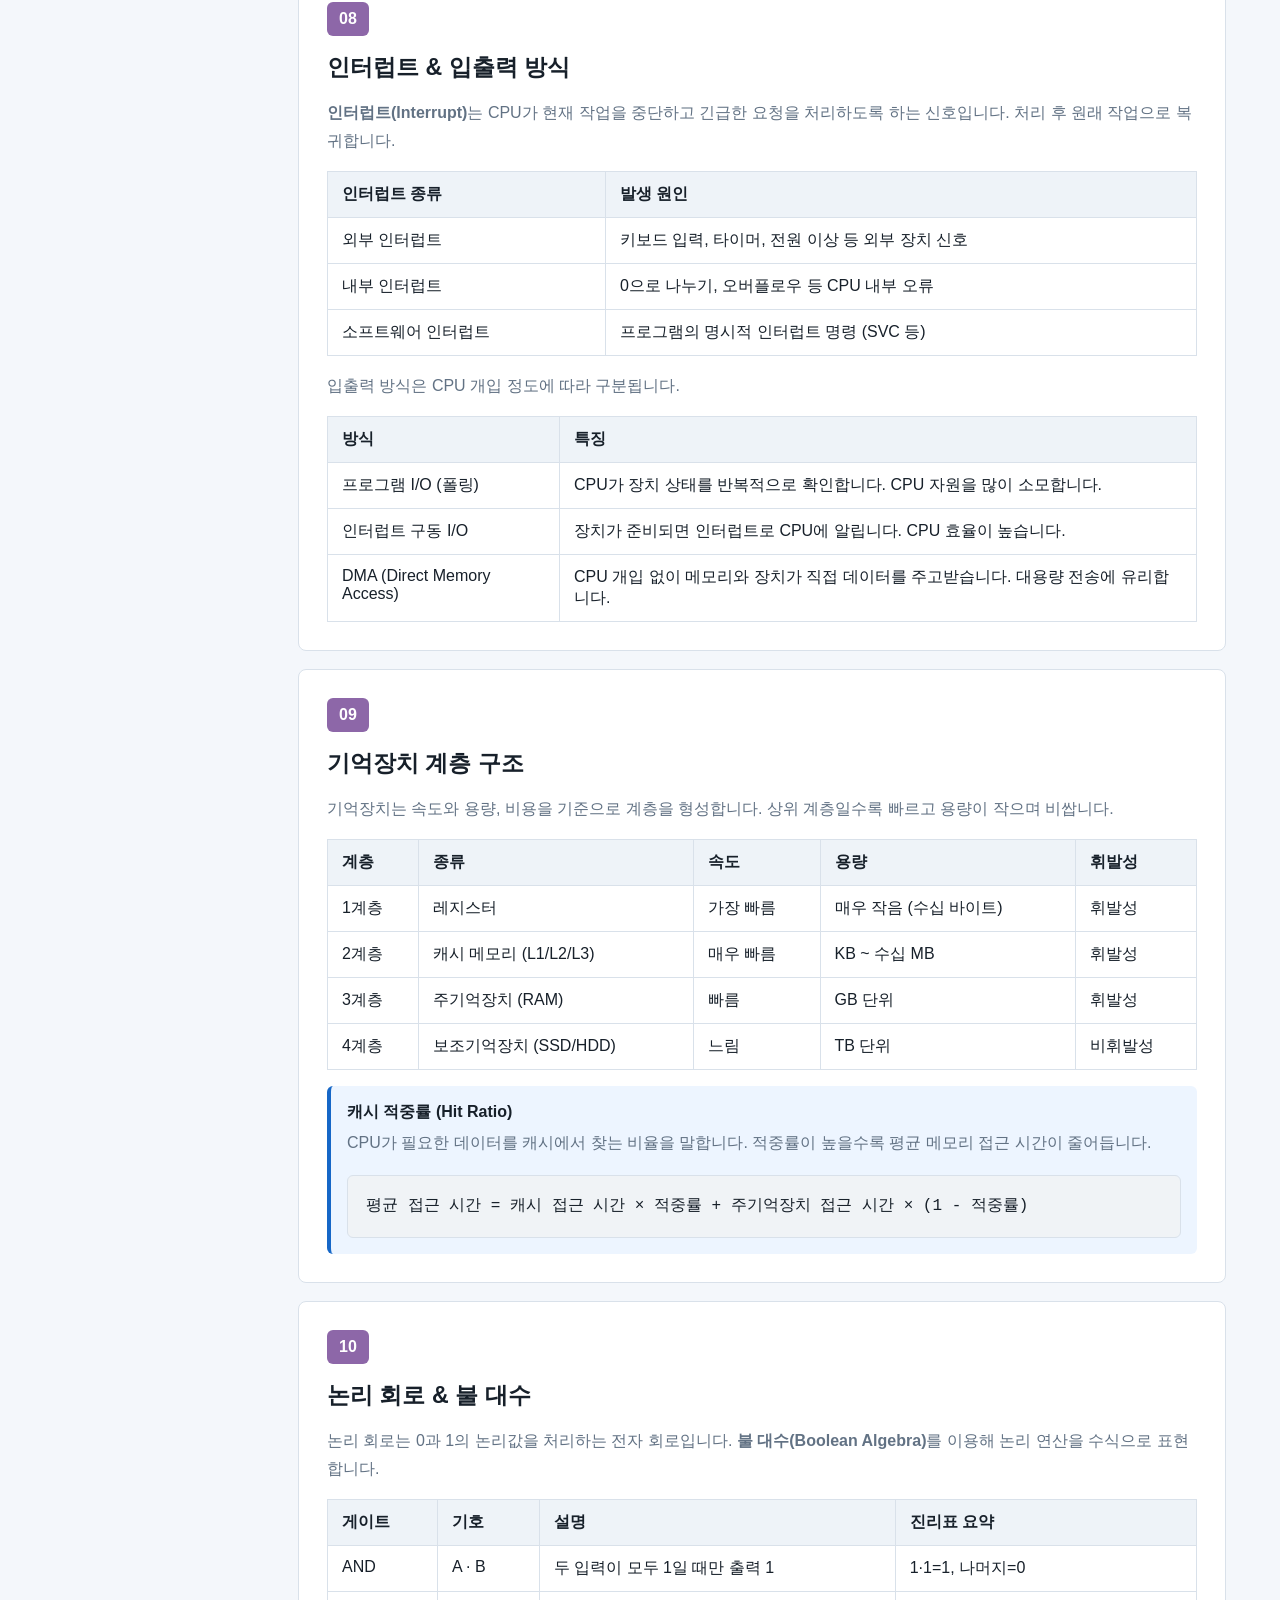
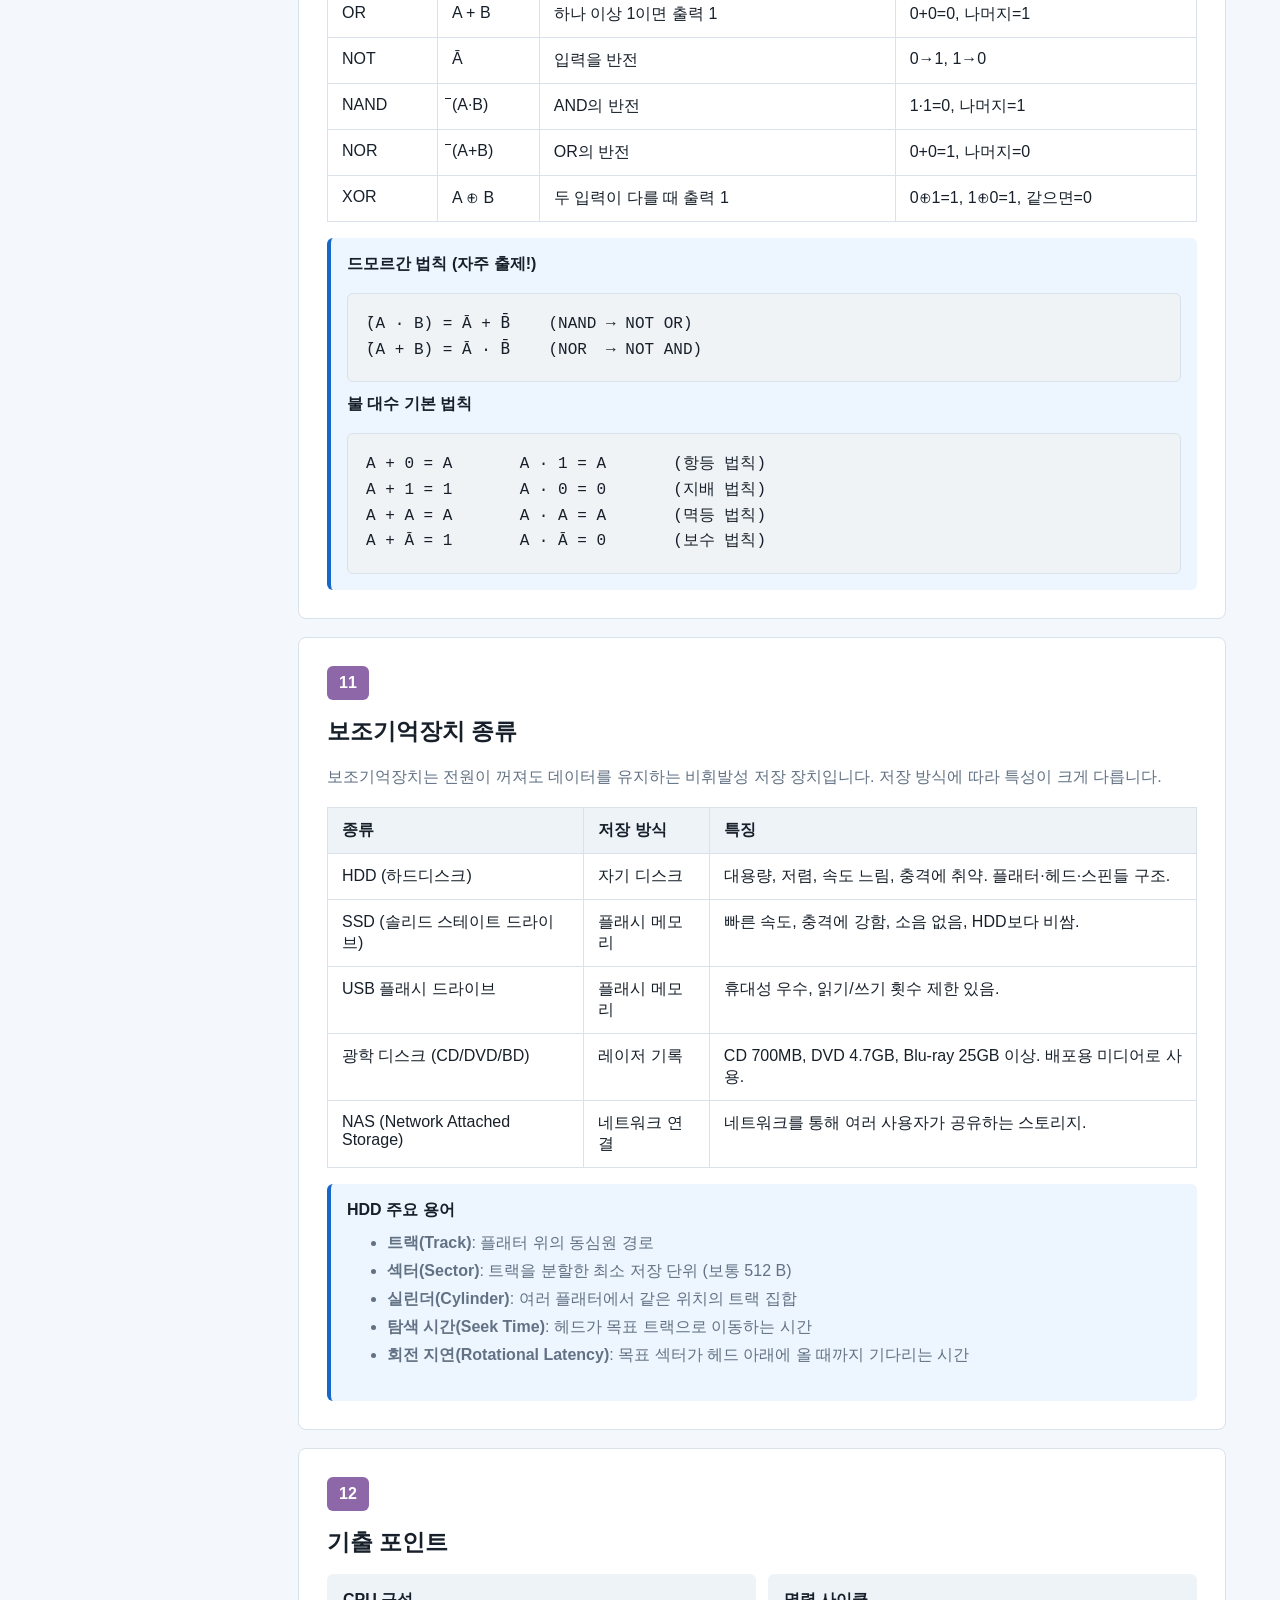
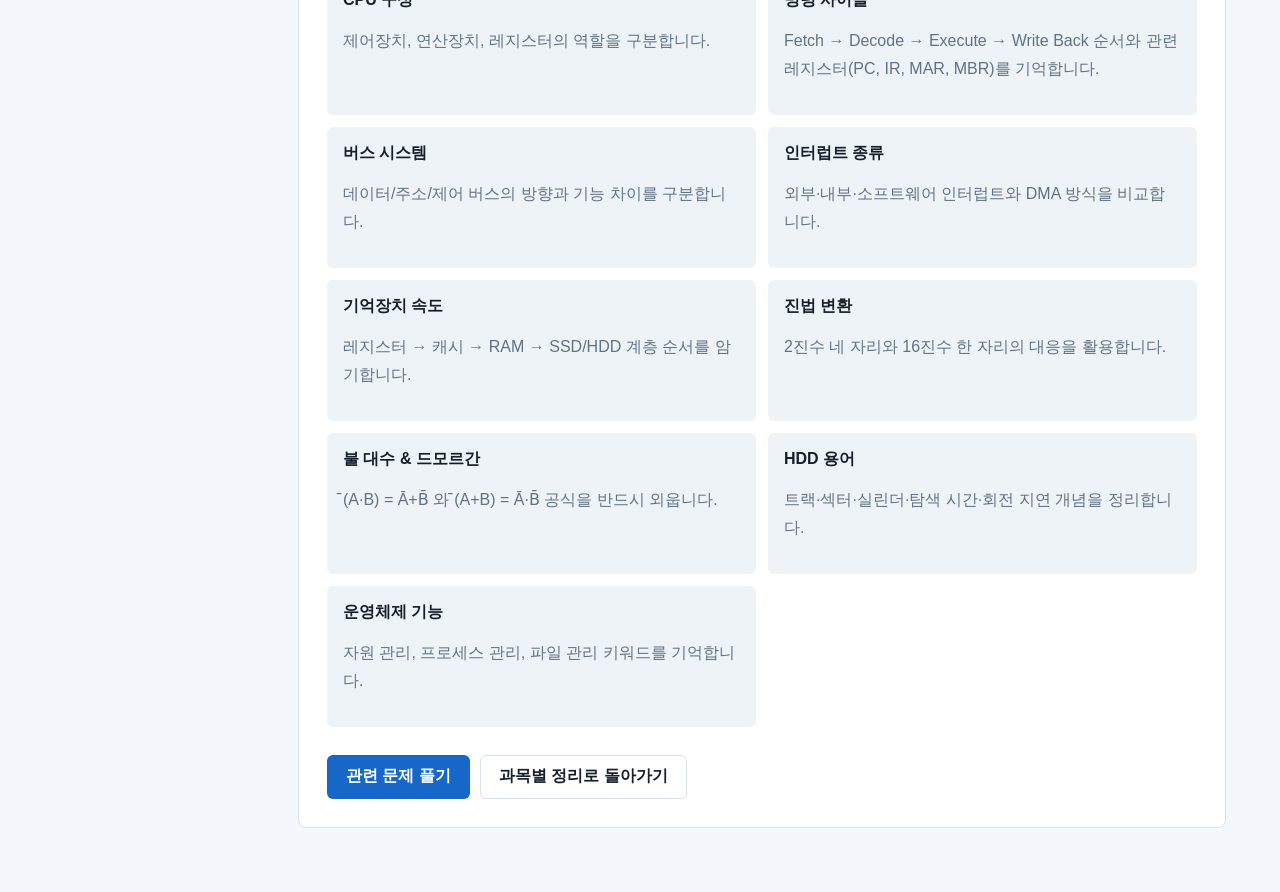
<file: pages/theory-computer.html>
<!DOCTYPE html>
<html lang="ko">
<head>
  <meta charset="UTF-8" />
  <meta name="viewport" content="width=device-width, initial-scale=1.0" />
  <title>컴퓨터 일반 개념이론 | 프로그래밍기능사 CBT</title>
  <link rel="stylesheet" href="../css/style.css" />
</head>
<body>
  <header class="topbar">
    <a class="brand" href="../index.html">
      <span class="brand-mark">CBT</span>
      <span>프로그래밍기능사</span>
    </a>
    <button class="icon-button menu-toggle" id="menuToggle" type="button" aria-label="메뉴 열기">☰</button>
    <nav class="nav" id="navMenu" aria-label="주요 메뉴">
      <a href="../index.html">홈</a>
      <a href="exam-list.html">기출문제</a>
      <a href="subject-list.html">과목별 문제</a>
      <a href="quiz.html">문제풀이</a>
      <a href="study.html" aria-current="page">학습정리</a>
      <a href="theory-python.html">기출분석 이론</a>
      <a href="practical.html">실기 학습</a>
      <a href="wrong-note.html">오답노트</a>
    </nav>
  </header>

  <main class="page-shell theory-shell">
    <div class="page-title">
      <p>Computer Theory</p>
      <h1>컴퓨터 일반 핵심 개념</h1>
      <p class="page-desc">컴퓨터 구성, 자료 표현, 운영체제와 진법 변환처럼 반복 출제되는 기본 개념을 정리했습니다.</p>
    </div>

    <section class="theory-layout">
      <aside class="theory-toc">
        <a href="#hardware">하드웨어 구성</a>
        <a href="#memory">기억장치</a>
        <a href="#number">진법 변환</a>
        <a href="#data">자료 표현</a>
        <a href="#os">운영체제</a>
        <a href="#cpu-cycle">명령 처리 사이클</a>
        <a href="#bus">버스 시스템</a>
        <a href="#interrupt">인터럽트 & 입출력</a>
        <a href="#memory-hierarchy">기억장치 계층 구조</a>
        <a href="#logic">논리 회로 & 불 대수</a>
        <a href="#storage">보조기억장치 종류</a>
        <a href="#exam-point">기출 포인트</a>
      </aside>

      <div class="theory-content">
        <article class="theory-section" id="hardware">
          <span class="chapter-label">01</span>
          <h2>하드웨어 구성</h2>
          <p>컴퓨터는 입력장치, 중앙처리장치, 기억장치, 출력장치로 구성됩니다. CPU는 제어장치, 연산장치, 레지스터를 중심으로 명령을 해석하고 처리합니다.</p>
          <div class="table-wrap">
            <table>
              <thead><tr><th>구성 요소</th><th>역할</th></tr></thead>
              <tbody>
                <tr><td>제어장치</td><td>명령을 해석하고 장치 동작을 지시합니다.</td></tr>
                <tr><td>연산장치</td><td>산술 연산과 논리 연산을 수행합니다.</td></tr>
                <tr><td>레지스터</td><td>CPU 내부의 고속 임시 기억장치입니다.</td></tr>
              </tbody>
            </table>
          </div>
        </article>

        <article class="theory-section" id="memory">
          <span class="chapter-label">02</span>
          <h2>기억장치</h2>
          <p>주기억장치는 현재 실행 중인 프로그램과 데이터를 저장하고, 보조기억장치는 장기 보관에 사용됩니다. 캐시는 CPU와 주기억장치 사이의 속도 차이를 줄입니다.</p>
          <ul class="theory-list">
            <li>RAM: 읽기와 쓰기가 가능하지만 전원이 꺼지면 내용이 사라집니다.</li>
            <li>ROM: 전원이 꺼져도 내용이 유지되며 기본 제어 정보 저장에 사용됩니다.</li>
            <li>SSD, HDD: 파일과 프로그램을 장기 저장하는 보조기억장치입니다.</li>
          </ul>
        </article>

        <article class="theory-section" id="number">
          <span class="chapter-label">03</span>
          <h2>진법 변환</h2>
          <p>2진수, 8진수, 10진수, 16진수 사이의 변환은 자주 출제됩니다. 2진수 네 자리는 16진수 한 자리와 대응됩니다.</p>
          <pre><code>2진수 1010 = 10진수 10
2진수 1111 = 16진수 F
16진수 2A = 2진수 0010 1010</code></pre>
        </article>

        <article class="theory-section" id="data">
          <span class="chapter-label">04</span>
          <h2>자료 표현</h2>
          <p>컴퓨터는 모든 자료를 0과 1로 표현합니다. 문자 코드는 ASCII, Unicode처럼 문자를 숫자 값으로 대응시키는 규칙입니다.</p>
          <div class="note-box">
            <strong>단위</strong>
            <p>1 Byte는 8 bit입니다. KB, MB, GB 단위 계산 문제에서는 2의 거듭제곱 관계를 확인하세요.</p>
          </div>
        </article>

        <article class="theory-section" id="os">
          <span class="chapter-label">05</span>
          <h2>운영체제</h2>
          <p>운영체제는 사용자와 하드웨어 사이에서 자원을 관리합니다. 프로세스, 기억장치, 파일, 입출력 장치를 효율적으로 제어하는 역할을 합니다.</p>
        </article>

        <!-- ───── 추가 섹션 시작 ───── -->

        <article class="theory-section" id="cpu-cycle">
          <span class="chapter-label">06</span>
          <h2>CPU 명령 처리 사이클</h2>
          <p>CPU는 하나의 명령어를 처리하기 위해 <strong>인출(Fetch) → 해석(Decode) → 실행(Execute) → 저장(Write Back)</strong> 단계를 반복합니다. 이 과정을 <strong>명령 사이클(Instruction Cycle)</strong>이라고 합니다.</p>
          <div class="table-wrap">
            <table>
              <thead><tr><th>단계</th><th>설명</th><th>관련 레지스터</th></tr></thead>
              <tbody>
                <tr><td>인출 (Fetch)</td><td>PC가 가리키는 주소에서 명령어를 메모리로부터 가져옵니다.</td><td>PC, MAR, MBR</td></tr>
                <tr><td>해석 (Decode)</td><td>제어장치가 명령어를 해석하여 수행할 동작을 결정합니다.</td><td>IR</td></tr>
                <tr><td>실행 (Execute)</td><td>ALU가 산술·논리 연산을 수행하거나 데이터를 이동합니다.</td><td>ACC, ALU</td></tr>
                <tr><td>저장 (Write Back)</td><td>연산 결과를 레지스터 또는 메모리에 기록합니다.</td><td>MAR, MBR</td></tr>
              </tbody>
            </table>
          </div>
          <div class="note-box">
            <strong>주요 레지스터 정리</strong>
            <ul class="theory-list" style="margin-top:0.5rem">
              <li><strong>PC (Program Counter)</strong>: 다음 실행할 명령어의 주소를 저장합니다.</li>
              <li><strong>IR (Instruction Register)</strong>: 현재 실행 중인 명령어를 저장합니다.</li>
              <li><strong>MAR (Memory Address Register)</strong>: 접근할 메모리 주소를 저장합니다.</li>
              <li><strong>MBR (Memory Buffer Register)</strong>: 메모리에서 읽거나 쓸 데이터를 임시 저장합니다.</li>
              <li><strong>ACC (Accumulator)</strong>: 연산 결과를 임시 저장합니다.</li>
            </ul>
          </div>
        </article>

        <article class="theory-section" id="bus">
          <span class="chapter-label">07</span>
          <h2>버스 시스템</h2>
          <p>버스(Bus)는 CPU, 메모리, 입출력 장치 사이에서 데이터를 전달하는 공유 통신 경로입니다. 기능에 따라 세 가지로 구분됩니다.</p>
          <div class="table-wrap">
            <table>
              <thead><tr><th>버스 종류</th><th>전달 내용</th><th>방향</th></tr></thead>
              <tbody>
                <tr><td>데이터 버스</td><td>실제 데이터(명령어, 값)</td><td>양방향</td></tr>
                <tr><td>주소 버스</td><td>메모리 또는 I/O 장치의 주소</td><td>단방향 (CPU → 장치)</td></tr>
                <tr><td>제어 버스</td><td>읽기/쓰기, 인터럽트 등 제어 신호</td><td>양방향</td></tr>
              </tbody>
            </table>
          </div>
          <div class="note-box">
            <strong>버스 폭과 성능</strong>
            <p>데이터 버스의 폭(비트 수)이 넓을수록 한 번에 전송 가능한 데이터 양이 늘어납니다. 주소 버스의 폭은 최대 접근 가능한 메모리 용량을 결정합니다 (32비트 주소 → 최대 4GB).</p>
          </div>
        </article>

        <article class="theory-section" id="interrupt">
          <span class="chapter-label">08</span>
          <h2>인터럽트 &amp; 입출력 방식</h2>
          <p><strong>인터럽트(Interrupt)</strong>는 CPU가 현재 작업을 중단하고 긴급한 요청을 처리하도록 하는 신호입니다. 처리 후 원래 작업으로 복귀합니다.</p>
          <div class="table-wrap">
            <table>
              <thead><tr><th>인터럽트 종류</th><th>발생 원인</th></tr></thead>
              <tbody>
                <tr><td>외부 인터럽트</td><td>키보드 입력, 타이머, 전원 이상 등 외부 장치 신호</td></tr>
                <tr><td>내부 인터럽트</td><td>0으로 나누기, 오버플로우 등 CPU 내부 오류</td></tr>
                <tr><td>소프트웨어 인터럽트</td><td>프로그램의 명시적 인터럽트 명령 (SVC 등)</td></tr>
              </tbody>
            </table>
          </div>
          <p style="margin-top:1rem">입출력 방식은 CPU 개입 정도에 따라 구분됩니다.</p>
          <div class="table-wrap">
            <table>
              <thead><tr><th>방식</th><th>특징</th></tr></thead>
              <tbody>
                <tr><td>프로그램 I/O (폴링)</td><td>CPU가 장치 상태를 반복적으로 확인합니다. CPU 자원을 많이 소모합니다.</td></tr>
                <tr><td>인터럽트 구동 I/O</td><td>장치가 준비되면 인터럽트로 CPU에 알립니다. CPU 효율이 높습니다.</td></tr>
                <tr><td>DMA (Direct Memory Access)</td><td>CPU 개입 없이 메모리와 장치가 직접 데이터를 주고받습니다. 대용량 전송에 유리합니다.</td></tr>
              </tbody>
            </table>
          </div>
        </article>

        <article class="theory-section" id="memory-hierarchy">
          <span class="chapter-label">09</span>
          <h2>기억장치 계층 구조</h2>
          <p>기억장치는 속도와 용량, 비용을 기준으로 계층을 형성합니다. 상위 계층일수록 빠르고 용량이 작으며 비쌉니다.</p>
          <div class="table-wrap">
            <table>
              <thead><tr><th>계층</th><th>종류</th><th>속도</th><th>용량</th><th>휘발성</th></tr></thead>
              <tbody>
                <tr><td>1계층</td><td>레지스터</td><td>가장 빠름</td><td>매우 작음 (수십 바이트)</td><td>휘발성</td></tr>
                <tr><td>2계층</td><td>캐시 메모리 (L1/L2/L3)</td><td>매우 빠름</td><td>KB ~ 수십 MB</td><td>휘발성</td></tr>
                <tr><td>3계층</td><td>주기억장치 (RAM)</td><td>빠름</td><td>GB 단위</td><td>휘발성</td></tr>
                <tr><td>4계층</td><td>보조기억장치 (SSD/HDD)</td><td>느림</td><td>TB 단위</td><td>비휘발성</td></tr>
              </tbody>
            </table>
          </div>
          <div class="note-box">
            <strong>캐시 적중률 (Hit Ratio)</strong>
            <p>CPU가 필요한 데이터를 캐시에서 찾는 비율을 말합니다. 적중률이 높을수록 평균 메모리 접근 시간이 줄어듭니다.</p>
            <pre><code>평균 접근 시간 = 캐시 접근 시간 × 적중률 + 주기억장치 접근 시간 × (1 - 적중률)</code></pre>
          </div>
        </article>

        <article class="theory-section" id="logic">
          <span class="chapter-label">10</span>
          <h2>논리 회로 &amp; 불 대수</h2>
          <p>논리 회로는 0과 1의 논리값을 처리하는 전자 회로입니다. <strong>불 대수(Boolean Algebra)</strong>를 이용해 논리 연산을 수식으로 표현합니다.</p>
          <div class="table-wrap">
            <table>
              <thead><tr><th>게이트</th><th>기호</th><th>설명</th><th>진리표 요약</th></tr></thead>
              <tbody>
                <tr><td>AND</td><td>A · B</td><td>두 입력이 모두 1일 때만 출력 1</td><td>1·1=1, 나머지=0</td></tr>
                <tr><td>OR</td><td>A + B</td><td>하나 이상 1이면 출력 1</td><td>0+0=0, 나머지=1</td></tr>
                <tr><td>NOT</td><td>Ā</td><td>입력을 반전</td><td>0→1, 1→0</td></tr>
                <tr><td>NAND</td><td>̄(A·B)</td><td>AND의 반전</td><td>1·1=0, 나머지=1</td></tr>
                <tr><td>NOR</td><td>̄(A+B)</td><td>OR의 반전</td><td>0+0=1, 나머지=0</td></tr>
                <tr><td>XOR</td><td>A ⊕ B</td><td>두 입력이 다를 때 출력 1</td><td>0⊕1=1, 1⊕0=1, 같으면=0</td></tr>
              </tbody>
            </table>
          </div>
          <div class="note-box">
            <strong>드모르간 법칙 (자주 출제!)</strong>
            <pre><code>̄(A · B) = Ā + B̄    (NAND → NOT OR)
̄(A + B) = Ā · B̄    (NOR  → NOT AND)</code></pre>
            <strong style="margin-top:0.75rem; display:block">불 대수 기본 법칙</strong>
            <pre><code>A + 0 = A       A · 1 = A       (항등 법칙)
A + 1 = 1       A · 0 = 0       (지배 법칙)
A + A = A       A · A = A       (멱등 법칙)
A + Ā = 1       A · Ā = 0       (보수 법칙)</code></pre>
          </div>
        </article>

        <article class="theory-section" id="storage">
          <span class="chapter-label">11</span>
          <h2>보조기억장치 종류</h2>
          <p>보조기억장치는 전원이 꺼져도 데이터를 유지하는 비휘발성 저장 장치입니다. 저장 방식에 따라 특성이 크게 다릅니다.</p>
          <div class="table-wrap">
            <table>
              <thead><tr><th>종류</th><th>저장 방식</th><th>특징</th></tr></thead>
              <tbody>
                <tr><td>HDD (하드디스크)</td><td>자기 디스크</td><td>대용량, 저렴, 속도 느림, 충격에 취약. 플래터·헤드·스핀들 구조.</td></tr>
                <tr><td>SSD (솔리드 스테이트 드라이브)</td><td>플래시 메모리</td><td>빠른 속도, 충격에 강함, 소음 없음, HDD보다 비쌈.</td></tr>
                <tr><td>USB 플래시 드라이브</td><td>플래시 메모리</td><td>휴대성 우수, 읽기/쓰기 횟수 제한 있음.</td></tr>
                <tr><td>광학 디스크 (CD/DVD/BD)</td><td>레이저 기록</td><td>CD 700MB, DVD 4.7GB, Blu-ray 25GB 이상. 배포용 미디어로 사용.</td></tr>
                <tr><td>NAS (Network Attached Storage)</td><td>네트워크 연결</td><td>네트워크를 통해 여러 사용자가 공유하는 스토리지.</td></tr>
              </tbody>
            </table>
          </div>
          <div class="note-box">
            <strong>HDD 주요 용어</strong>
            <ul class="theory-list" style="margin-top:0.5rem">
              <li><strong>트랙(Track)</strong>: 플래터 위의 동심원 경로</li>
              <li><strong>섹터(Sector)</strong>: 트랙을 분할한 최소 저장 단위 (보통 512 B)</li>
              <li><strong>실린더(Cylinder)</strong>: 여러 플래터에서 같은 위치의 트랙 집합</li>
              <li><strong>탐색 시간(Seek Time)</strong>: 헤드가 목표 트랙으로 이동하는 시간</li>
              <li><strong>회전 지연(Rotational Latency)</strong>: 목표 섹터가 헤드 아래에 올 때까지 기다리는 시간</li>
            </ul>
          </div>
        </article>

        <!-- ───── 기출 포인트 ───── -->

        <article class="theory-section" id="exam-point">
          <span class="chapter-label">12</span>
          <h2>기출 포인트</h2>
          <div class="exam-point-grid">
            <div><strong>CPU 구성</strong><p>제어장치, 연산장치, 레지스터의 역할을 구분합니다.</p></div>
            <div><strong>명령 사이클</strong><p>Fetch → Decode → Execute → Write Back 순서와 관련 레지스터(PC, IR, MAR, MBR)를 기억합니다.</p></div>
            <div><strong>버스 시스템</strong><p>데이터/주소/제어 버스의 방향과 기능 차이를 구분합니다.</p></div>
            <div><strong>인터럽트 종류</strong><p>외부·내부·소프트웨어 인터럽트와 DMA 방식을 비교합니다.</p></div>
            <div><strong>기억장치 속도</strong><p>레지스터 → 캐시 → RAM → SSD/HDD 계층 순서를 암기합니다.</p></div>
            <div><strong>진법 변환</strong><p>2진수 네 자리와 16진수 한 자리의 대응을 활용합니다.</p></div>
            <div><strong>불 대수 & 드모르간</strong><p>̄(A·B) = Ā+B̄ 와 ̄(A+B) = Ā·B̄ 공식을 반드시 외웁니다.</p></div>
            <div><strong>HDD 용어</strong><p>트랙·섹터·실린더·탐색 시간·회전 지연 개념을 정리합니다.</p></div>
            <div><strong>운영체제 기능</strong><p>자원 관리, 프로세스 관리, 파일 관리 키워드를 기억합니다.</p></div>
          </div>
          <div class="actions">
            <a class="button primary" href="quiz.html?subject=컴퓨터 일반">관련 문제 풀기</a>
            <a class="button secondary" href="study.html">과목별 정리로 돌아가기</a>
          </div>
        </article>
      </div>
    </section>
  </main>

  <script src="../js/main.js"></script>
</body>
</html>
</file>
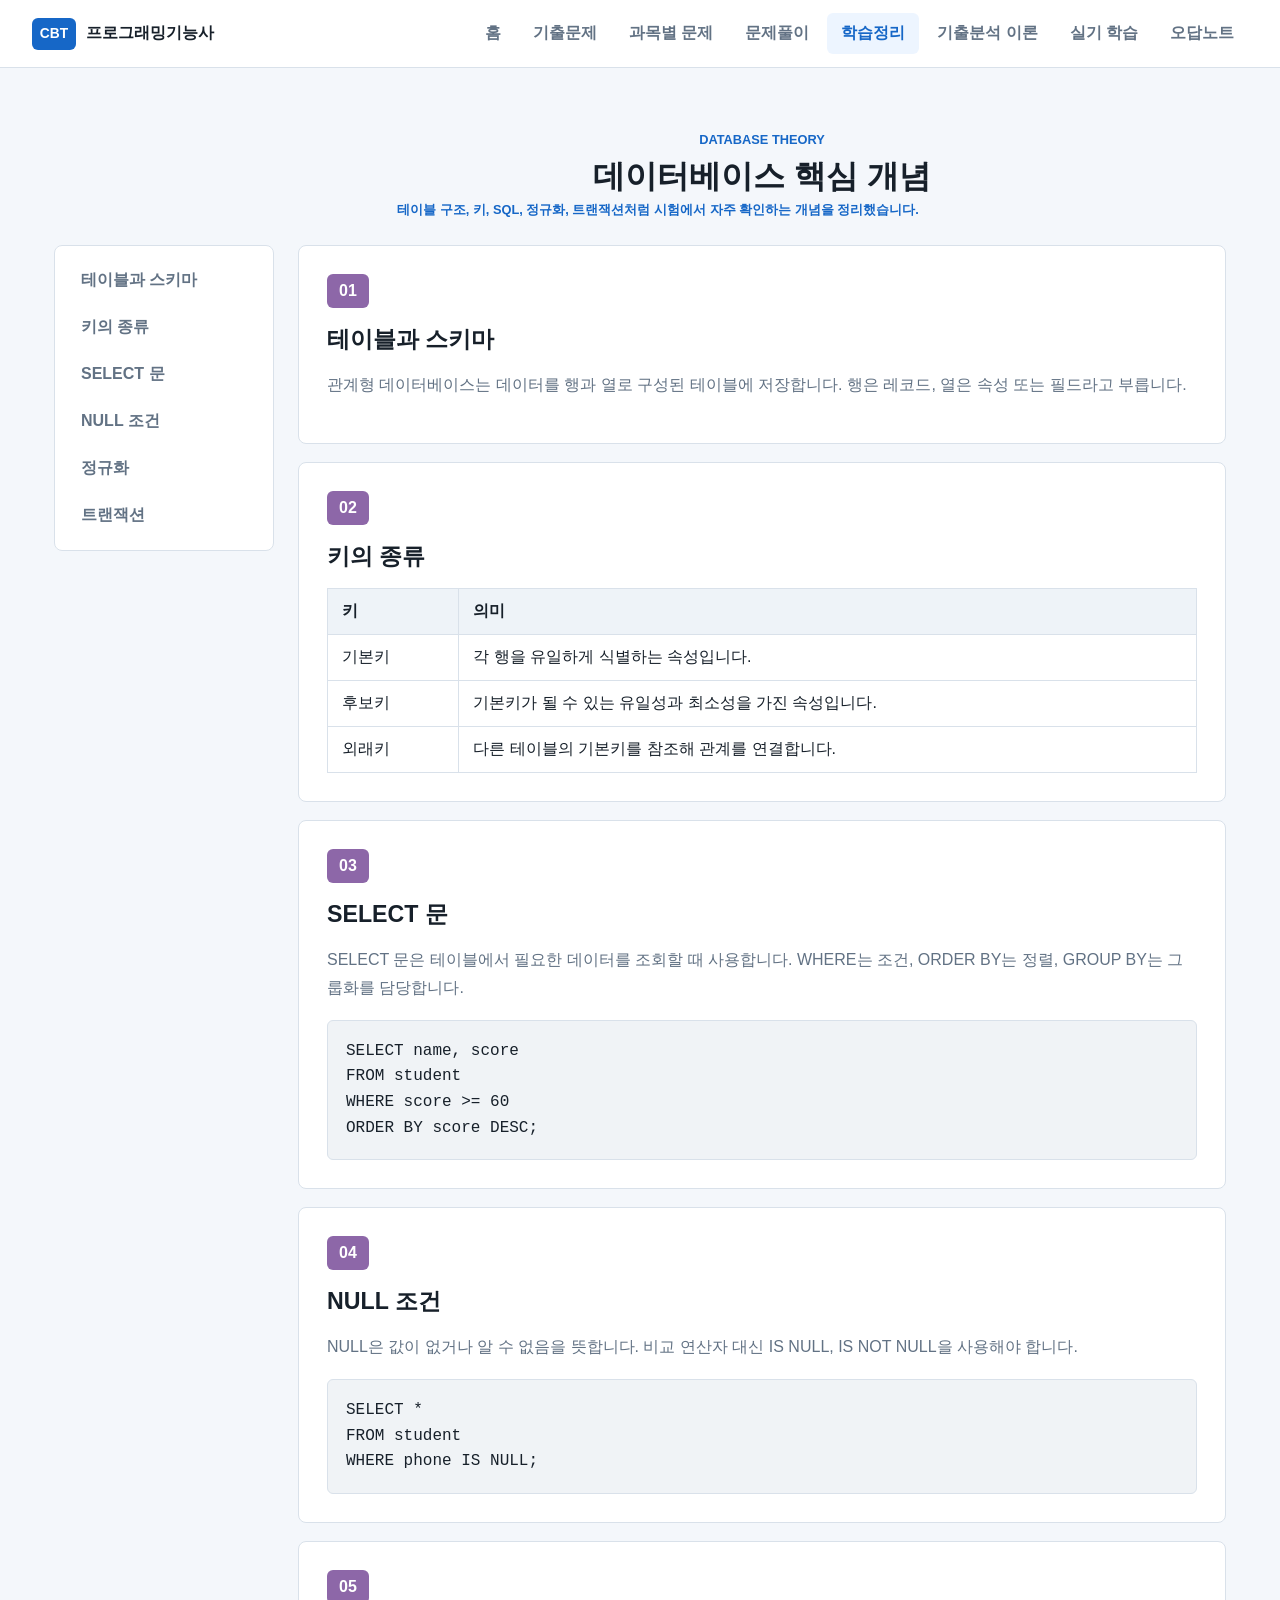
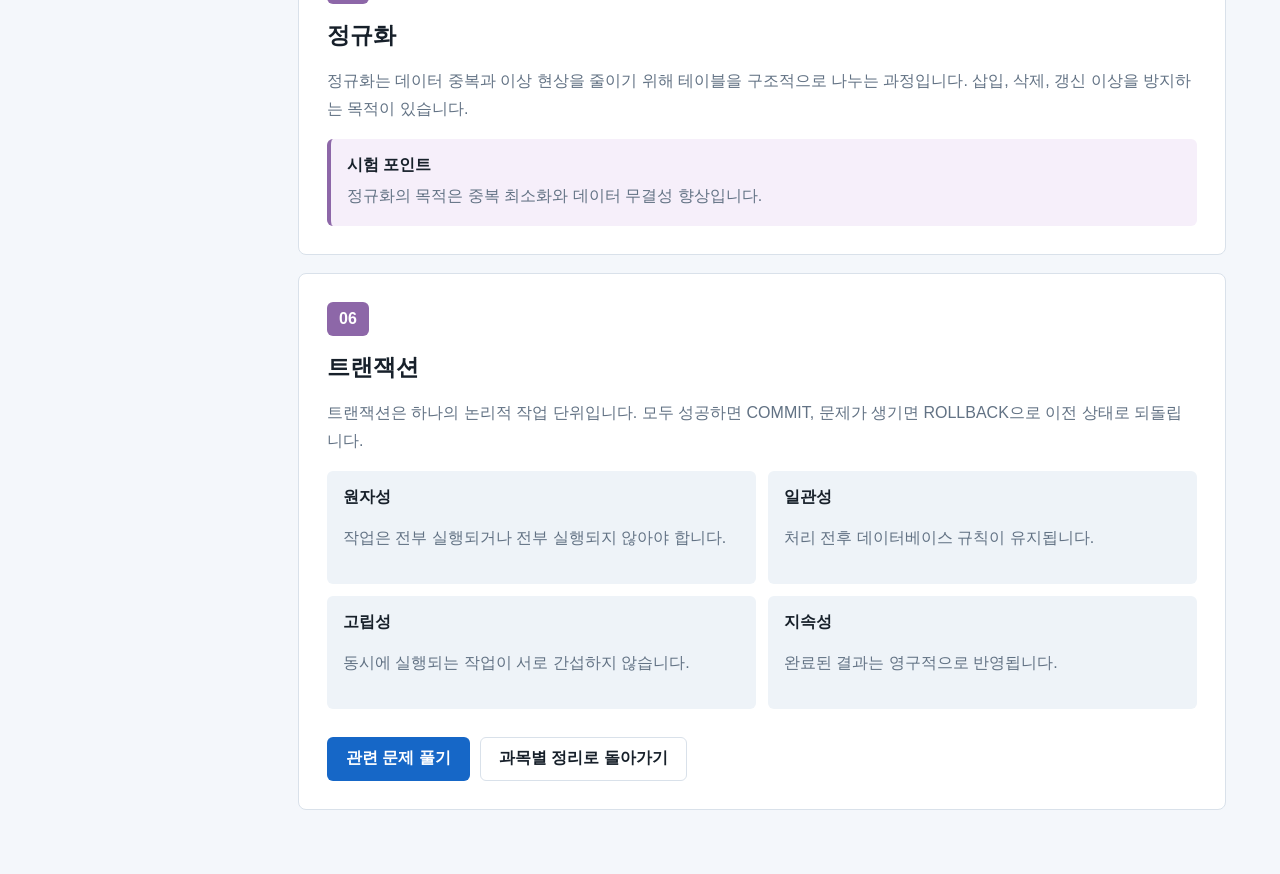
<file: pages/theory-database.html>
<!DOCTYPE html>
<html lang="ko">
<head>
  <meta charset="UTF-8" />
  <meta name="viewport" content="width=device-width, initial-scale=1.0" />
  <title>데이터베이스 개념이론 | 프로그래밍기능사 CBT</title>
  <link rel="stylesheet" href="../css/style.css" />
</head>
<body>
  <header class="topbar">
    <a class="brand" href="../index.html">
      <span class="brand-mark">CBT</span>
      <span>프로그래밍기능사</span>
    </a>
    <button class="icon-button menu-toggle" id="menuToggle" type="button" aria-label="메뉴 열기">☰</button>
    <nav class="nav" id="navMenu" aria-label="주요 메뉴">
      <a href="../index.html">홈</a>
      <a href="exam-list.html">기출문제</a>
      <a href="subject-list.html">과목별 문제</a>
      <a href="quiz.html">문제풀이</a>
      <a href="study.html" aria-current="page">학습정리</a>
      <a href="theory-python.html">기출분석 이론</a>
      <a href="practical.html">실기 학습</a>
      <a href="wrong-note.html">오답노트</a>
    </nav>
  </header>

  <main class="page-shell theory-shell">
    <div class="page-title">
      <p>Database Theory</p>
      <h1>데이터베이스 핵심 개념</h1>
      <p class="page-desc">테이블 구조, 키, SQL, 정규화, 트랜잭션처럼 시험에서 자주 확인하는 개념을 정리했습니다.</p>
    </div>

    <section class="theory-layout">
      <aside class="theory-toc">
        <a href="#table">테이블과 스키마</a>
        <a href="#key">키의 종류</a>
        <a href="#sql">SELECT 문</a>
        <a href="#null">NULL 조건</a>
        <a href="#normal">정규화</a>
        <a href="#transaction">트랜잭션</a>
      </aside>

      <div class="theory-content">
        <article class="theory-section" id="table">
          <span class="chapter-label">01</span>
          <h2>테이블과 스키마</h2>
          <p>관계형 데이터베이스는 데이터를 행과 열로 구성된 테이블에 저장합니다. 행은 레코드, 열은 속성 또는 필드라고 부릅니다.</p>
        </article>

        <article class="theory-section" id="key">
          <span class="chapter-label">02</span>
          <h2>키의 종류</h2>
          <div class="table-wrap">
            <table>
              <thead><tr><th>키</th><th>의미</th></tr></thead>
              <tbody>
                <tr><td>기본키</td><td>각 행을 유일하게 식별하는 속성입니다.</td></tr>
                <tr><td>후보키</td><td>기본키가 될 수 있는 유일성과 최소성을 가진 속성입니다.</td></tr>
                <tr><td>외래키</td><td>다른 테이블의 기본키를 참조해 관계를 연결합니다.</td></tr>
              </tbody>
            </table>
          </div>
        </article>

        <article class="theory-section" id="sql">
          <span class="chapter-label">03</span>
          <h2>SELECT 문</h2>
          <p>SELECT 문은 테이블에서 필요한 데이터를 조회할 때 사용합니다. WHERE는 조건, ORDER BY는 정렬, GROUP BY는 그룹화를 담당합니다.</p>
          <pre><code>SELECT name, score
FROM student
WHERE score >= 60
ORDER BY score DESC;</code></pre>
        </article>

        <article class="theory-section" id="null">
          <span class="chapter-label">04</span>
          <h2>NULL 조건</h2>
          <p>NULL은 값이 없거나 알 수 없음을 뜻합니다. 비교 연산자 대신 IS NULL, IS NOT NULL을 사용해야 합니다.</p>
          <pre><code>SELECT *
FROM student
WHERE phone IS NULL;</code></pre>
        </article>

        <article class="theory-section" id="normal">
          <span class="chapter-label">05</span>
          <h2>정규화</h2>
          <p>정규화는 데이터 중복과 이상 현상을 줄이기 위해 테이블을 구조적으로 나누는 과정입니다. 삽입, 삭제, 갱신 이상을 방지하는 목적이 있습니다.</p>
          <div class="tip-box">
            <strong>시험 포인트</strong>
            <p>정규화의 목적은 중복 최소화와 데이터 무결성 향상입니다.</p>
          </div>
        </article>

        <article class="theory-section" id="transaction">
          <span class="chapter-label">06</span>
          <h2>트랜잭션</h2>
          <p>트랜잭션은 하나의 논리적 작업 단위입니다. 모두 성공하면 COMMIT, 문제가 생기면 ROLLBACK으로 이전 상태로 되돌립니다.</p>
          <div class="exam-point-grid">
            <div><strong>원자성</strong><p>작업은 전부 실행되거나 전부 실행되지 않아야 합니다.</p></div>
            <div><strong>일관성</strong><p>처리 전후 데이터베이스 규칙이 유지됩니다.</p></div>
            <div><strong>고립성</strong><p>동시에 실행되는 작업이 서로 간섭하지 않습니다.</p></div>
            <div><strong>지속성</strong><p>완료된 결과는 영구적으로 반영됩니다.</p></div>
          </div>
          <div class="actions">
            <a class="button primary" href="quiz.html?subject=데이터베이스">관련 문제 풀기</a>
            <a class="button secondary" href="study.html">과목별 정리로 돌아가기</a>
          </div>
        </article>
      </div>
    </section>
  </main>

  <script src="../js/main.js"></script>
</body>
</html>
</file>
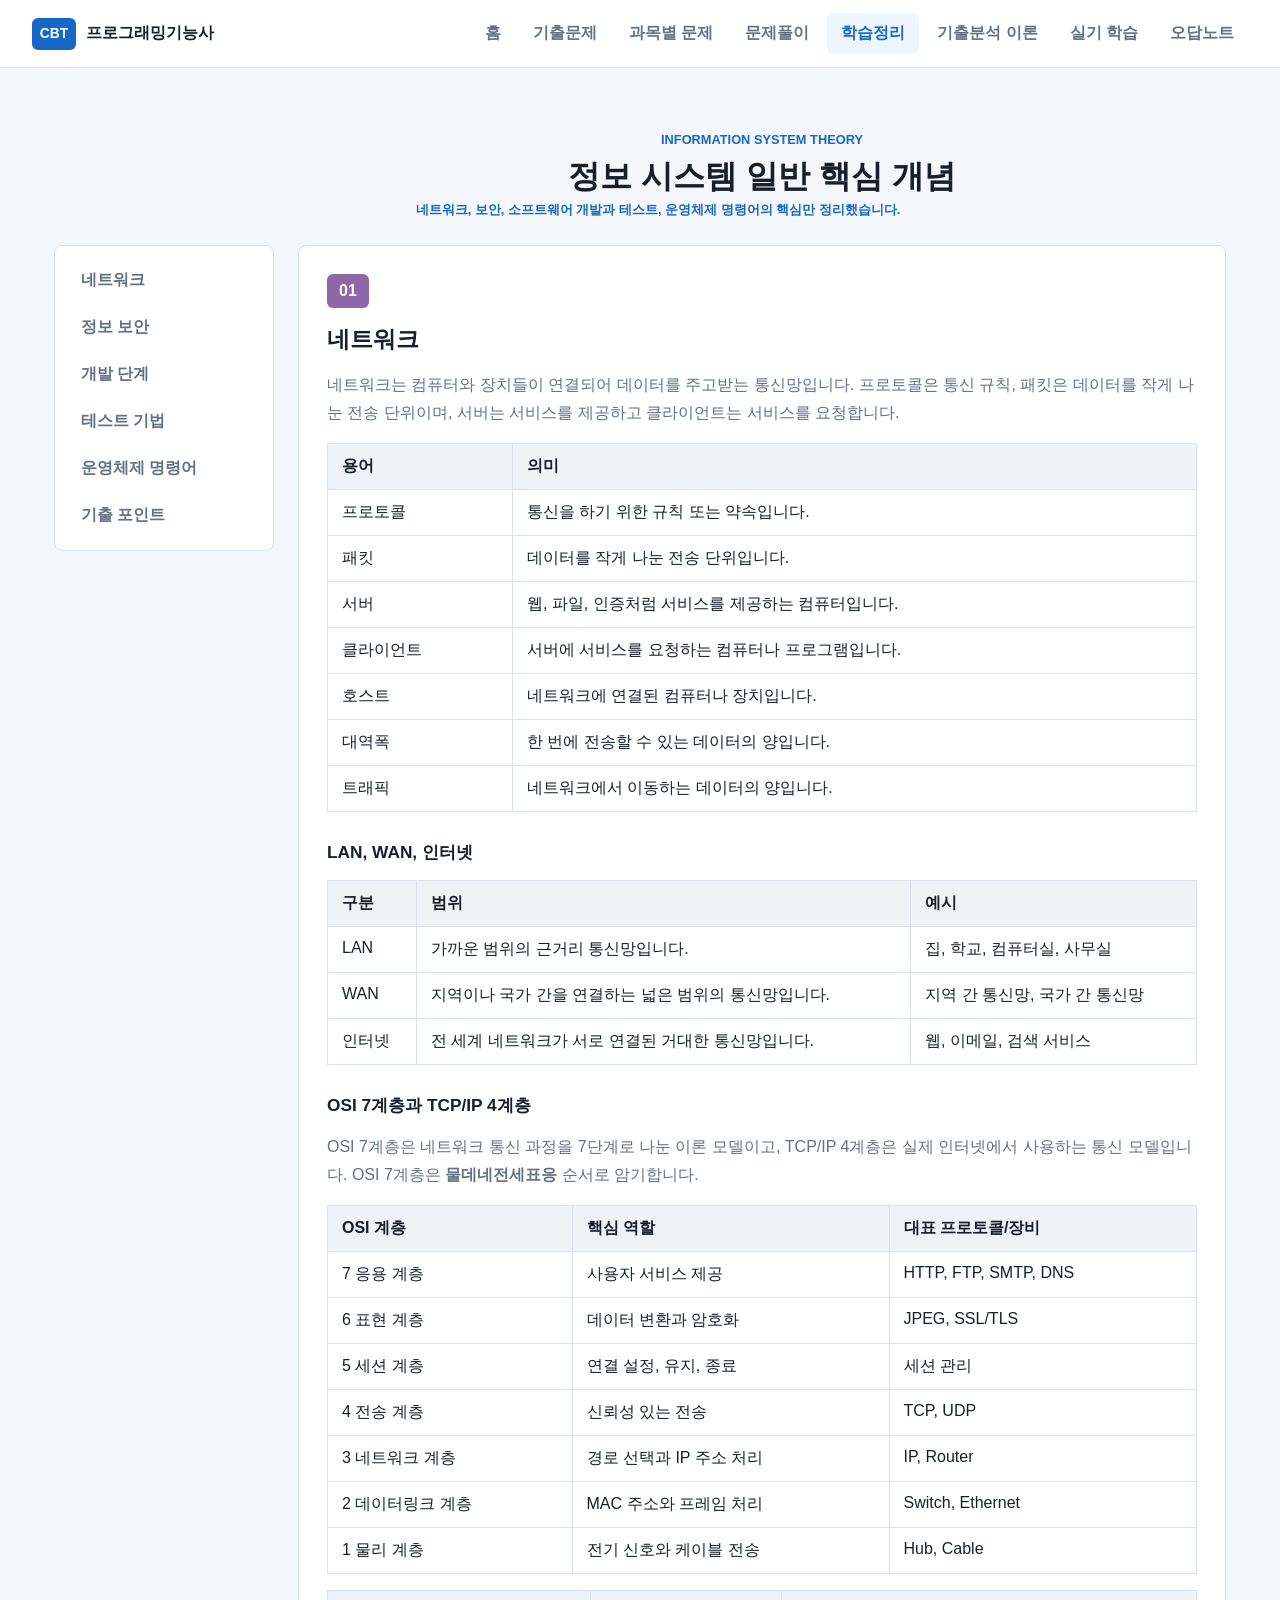
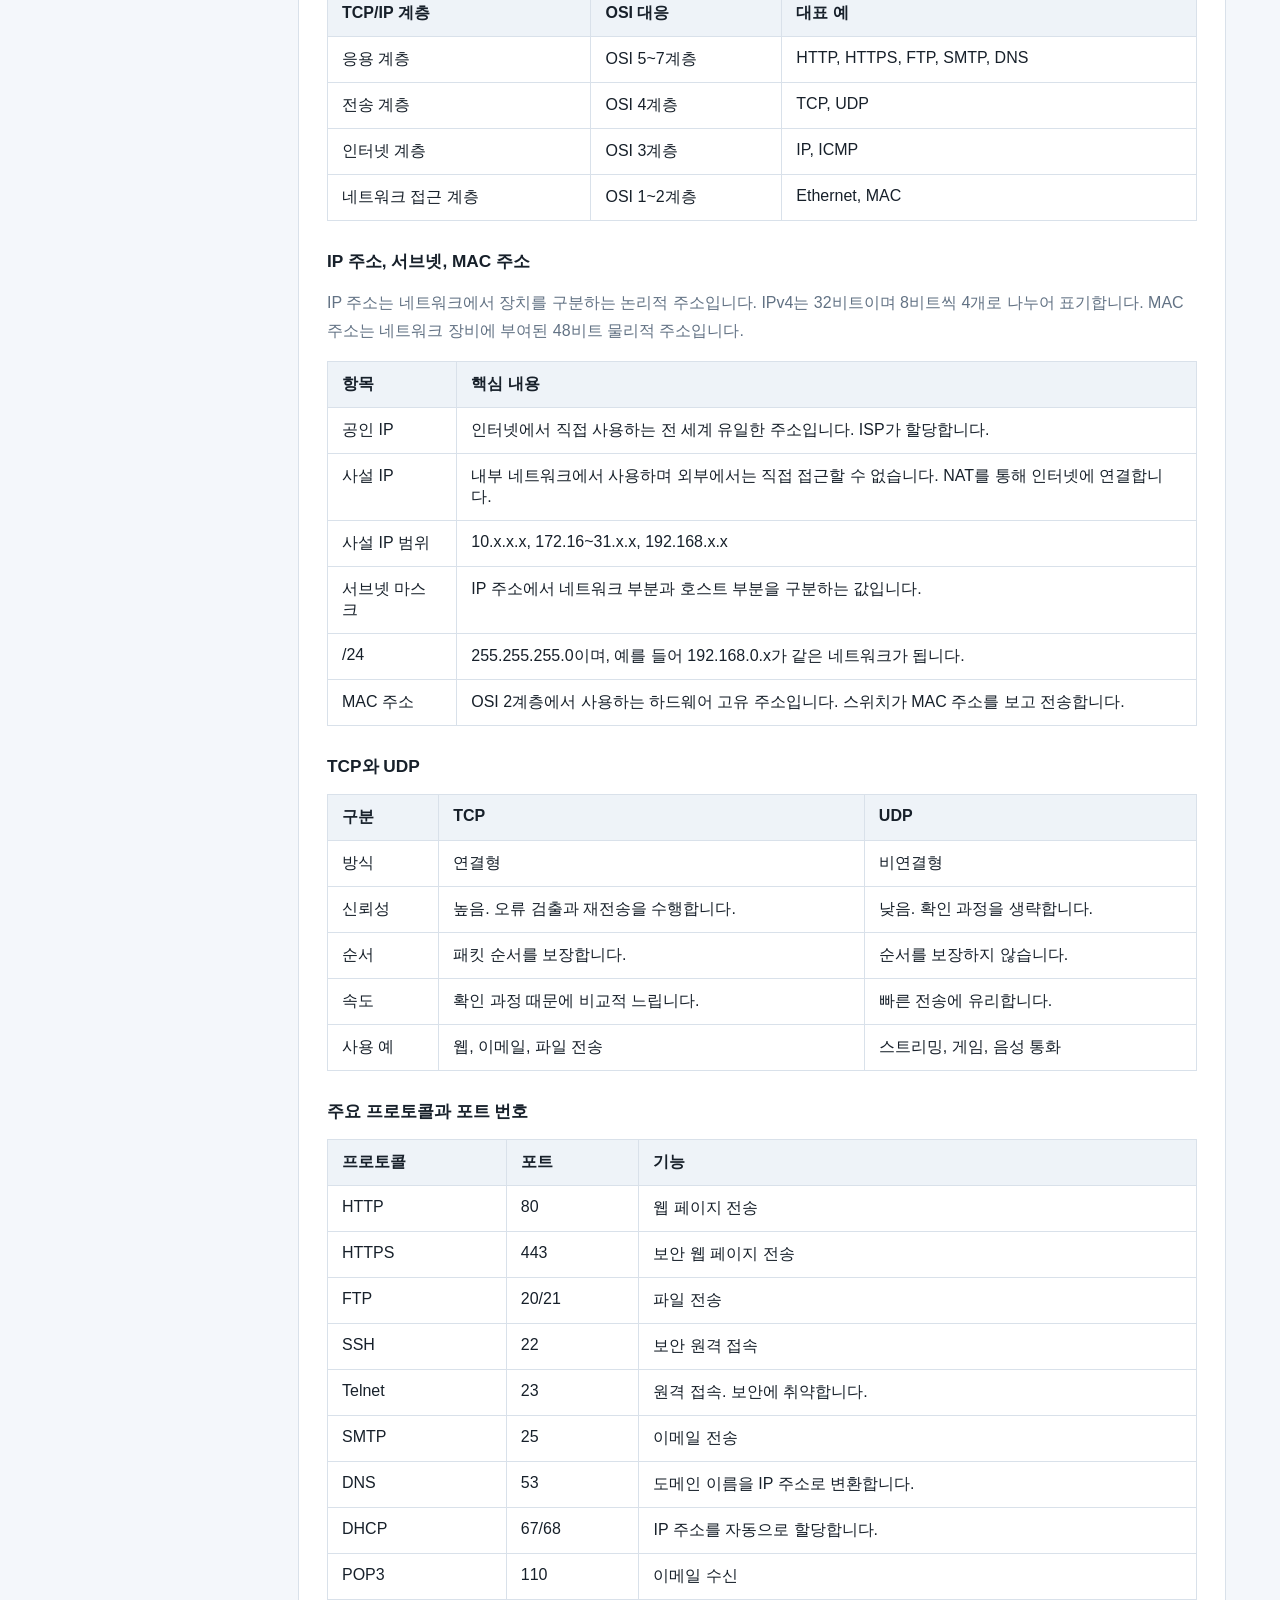
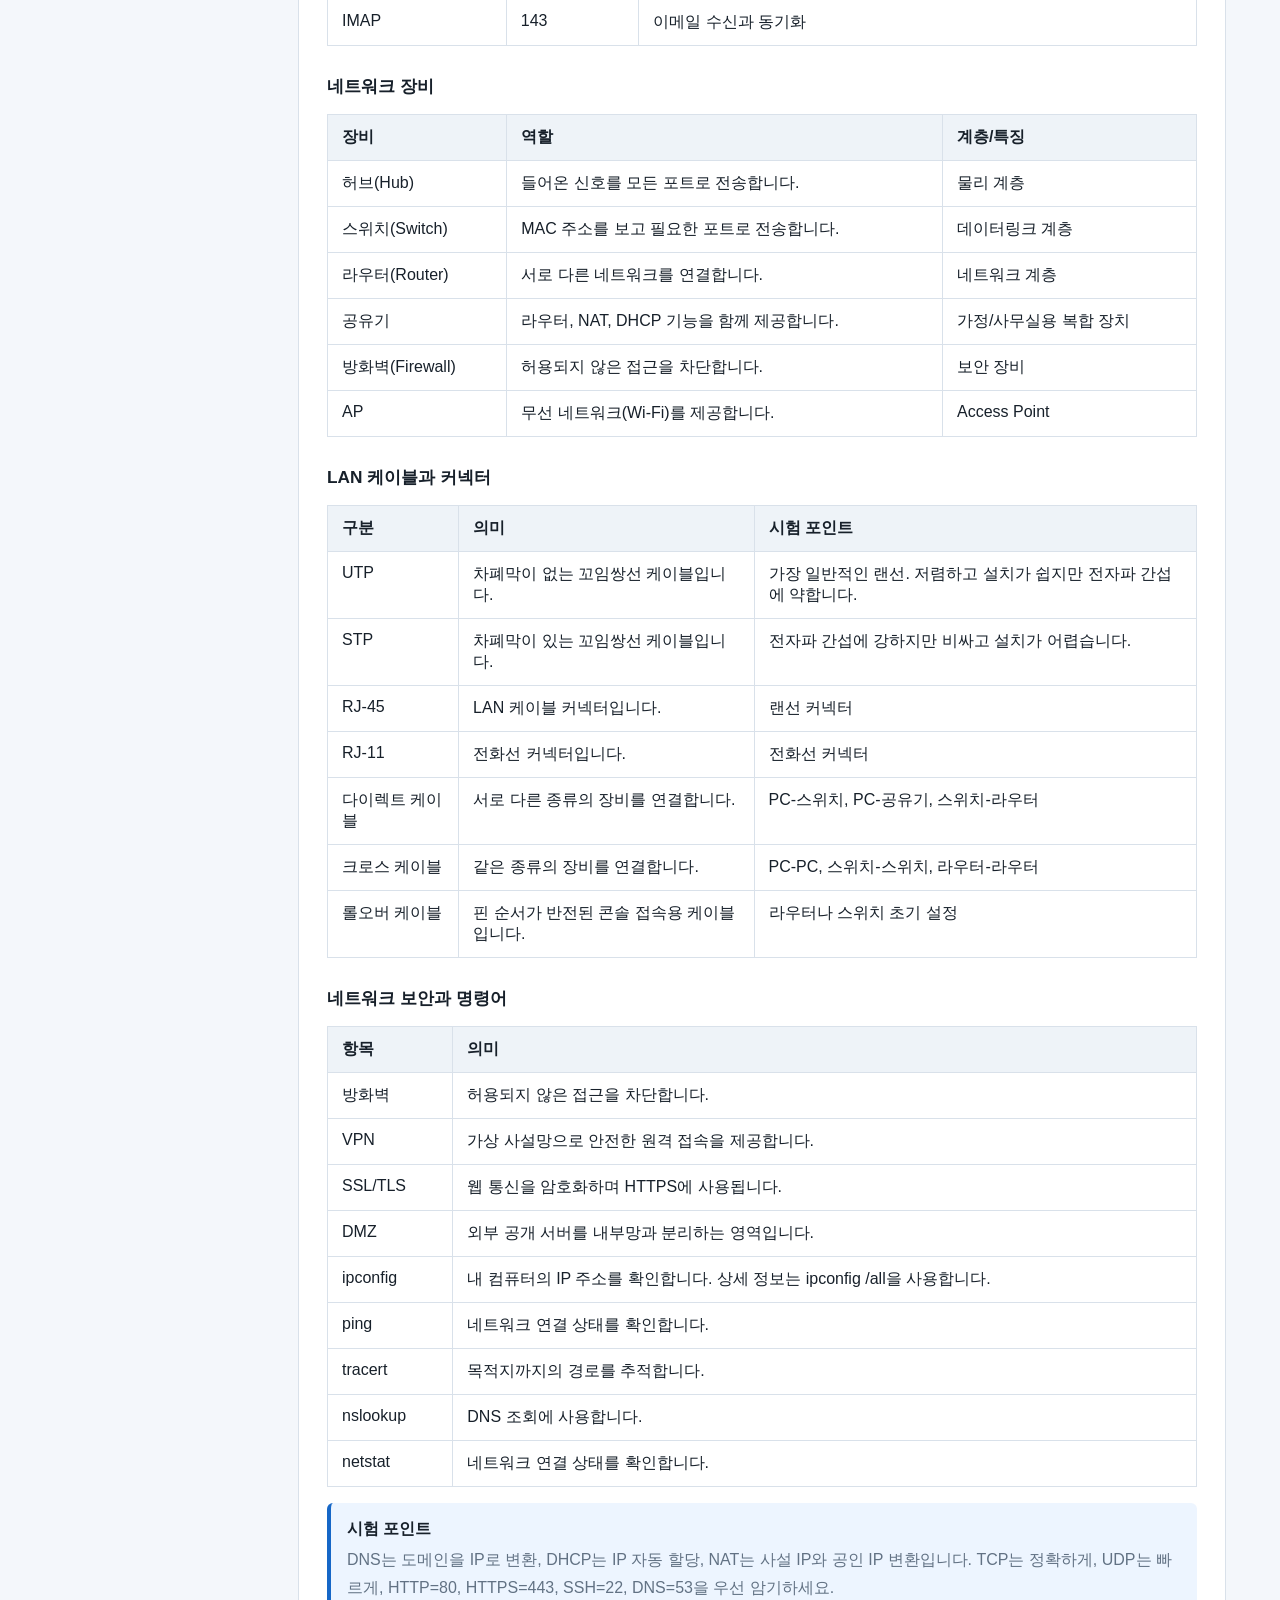
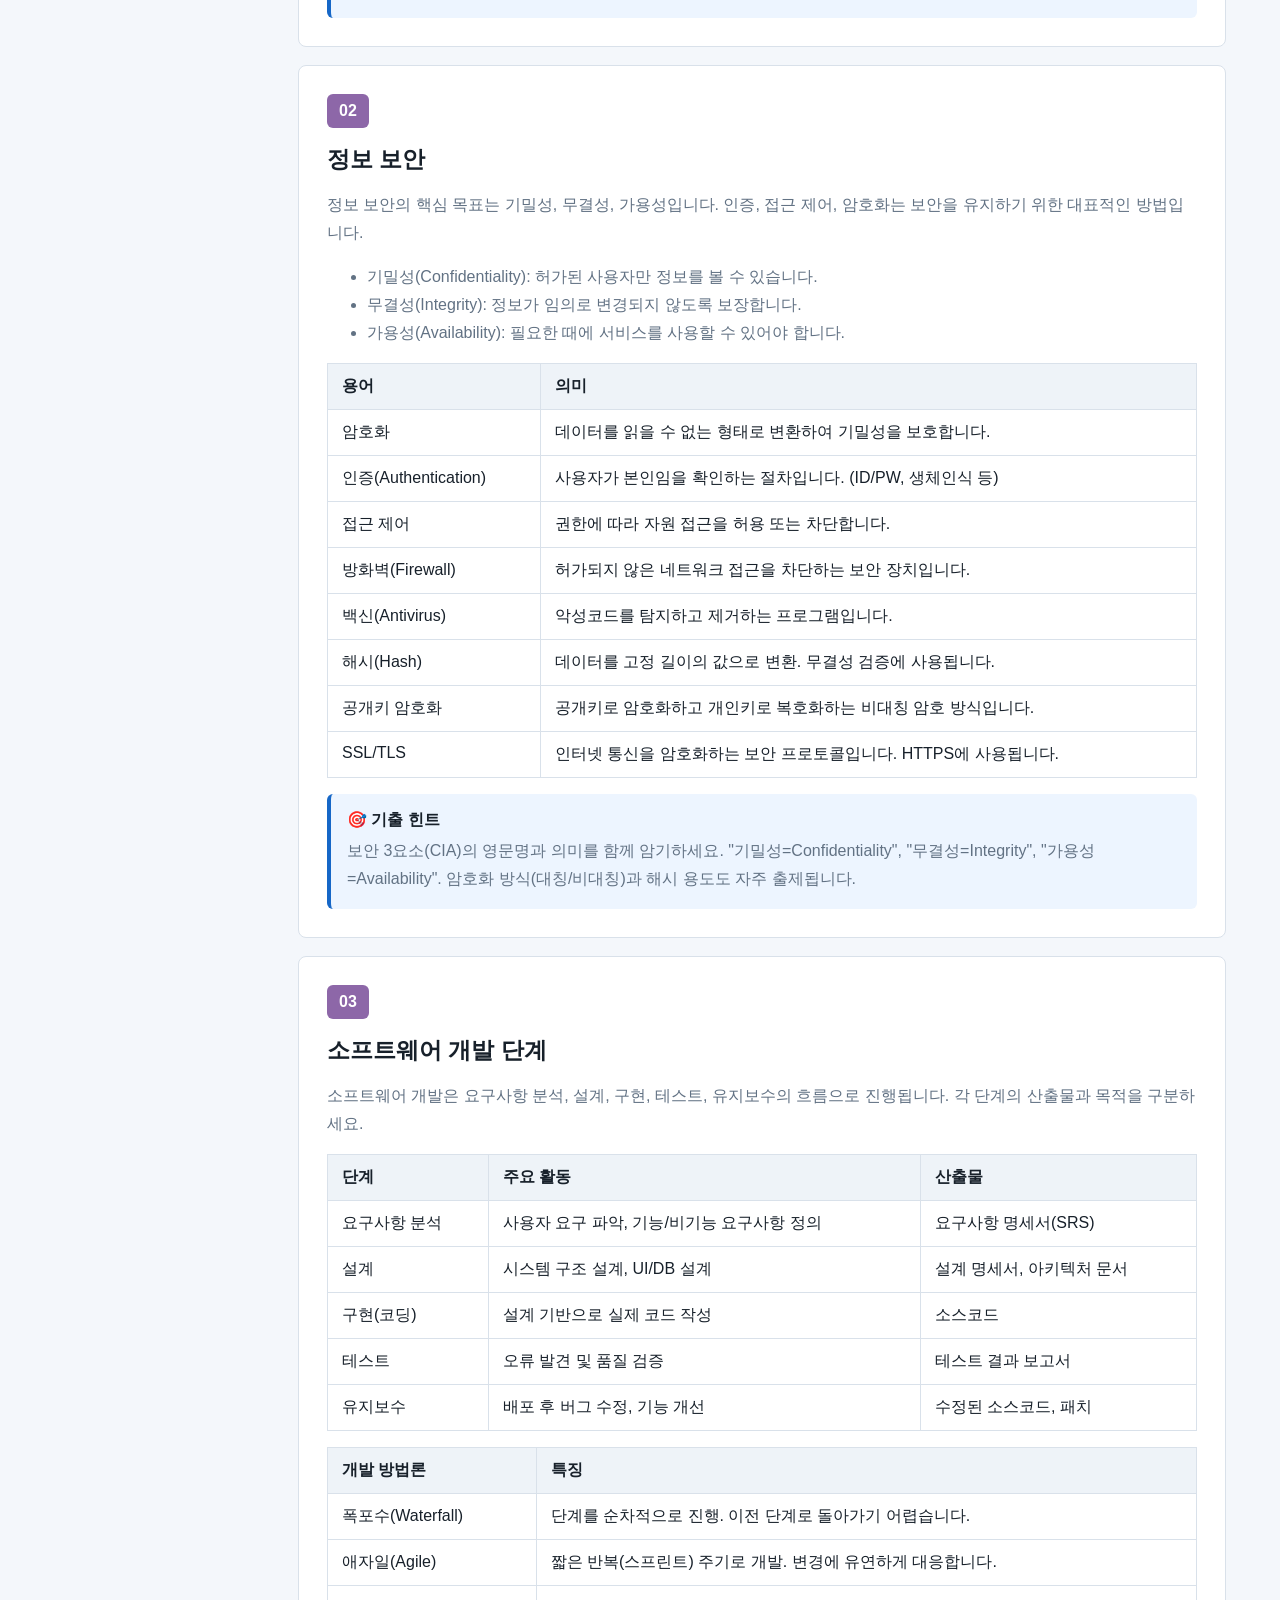
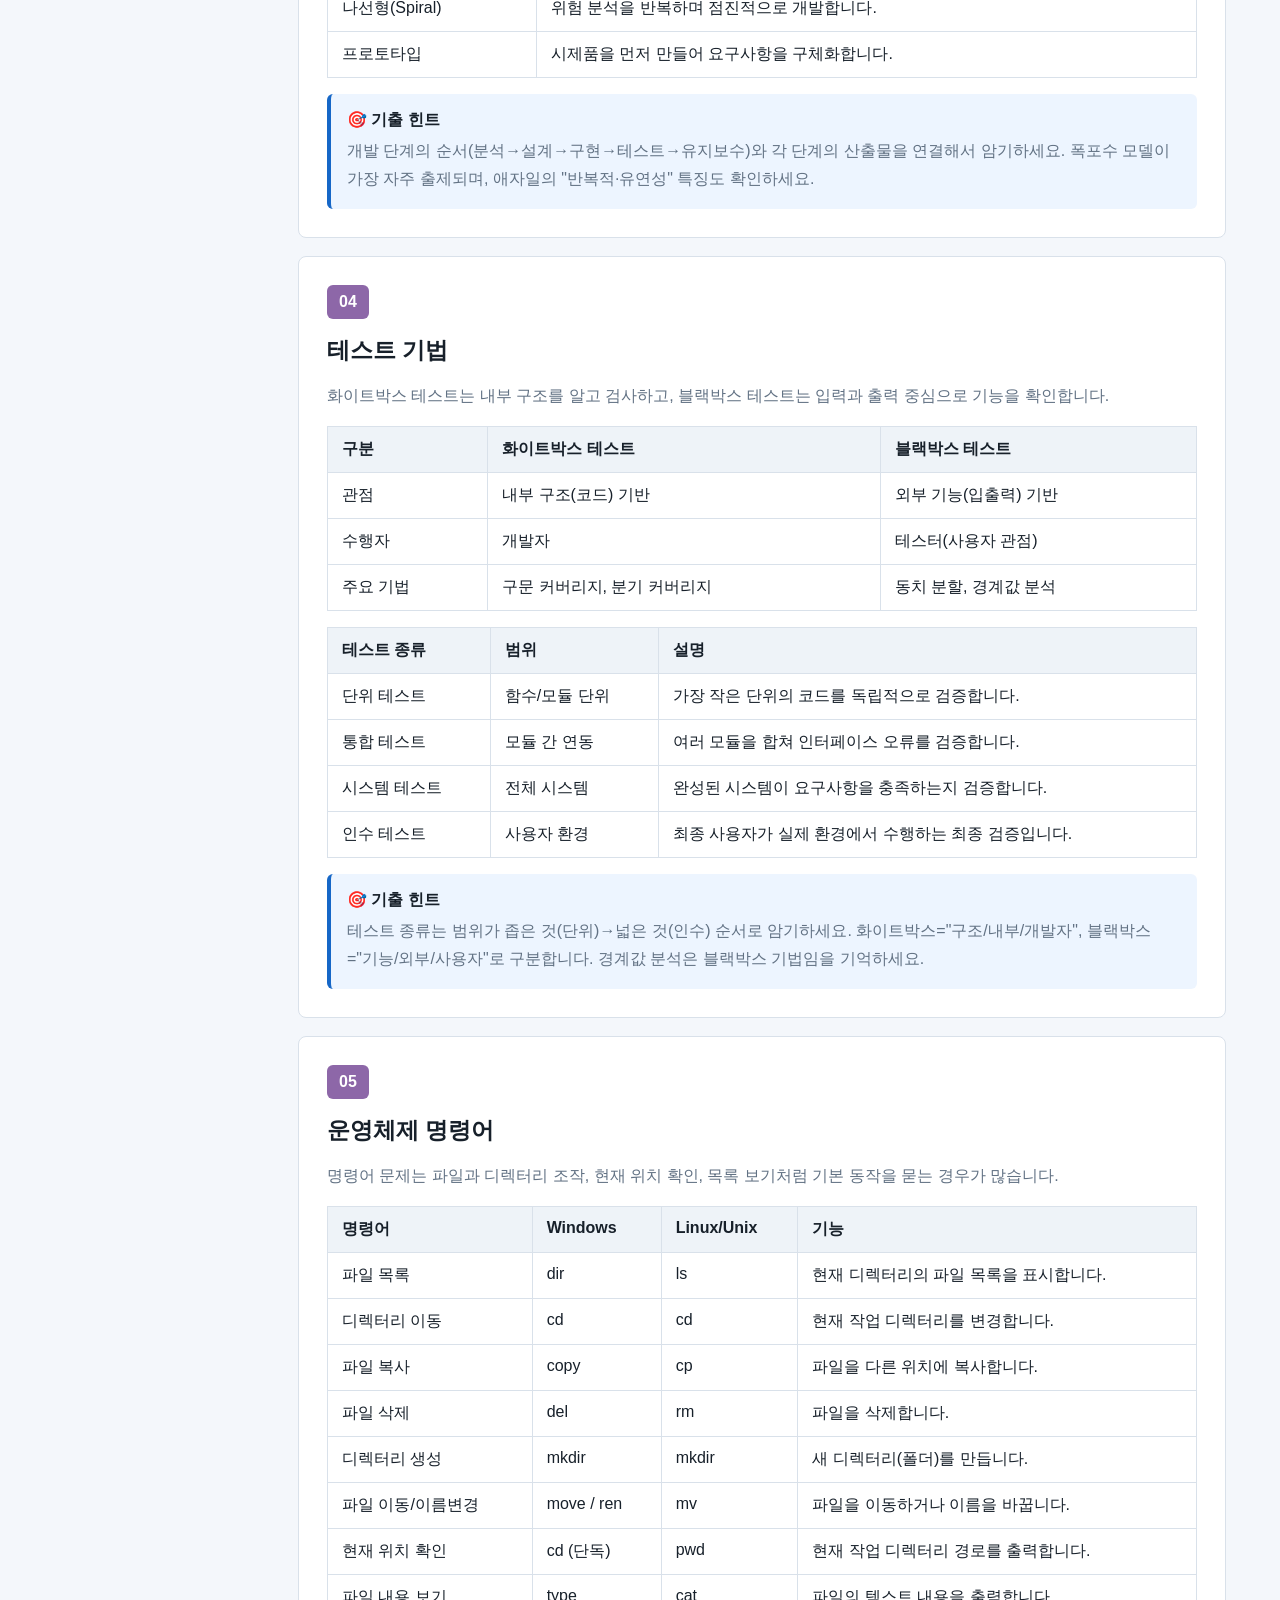
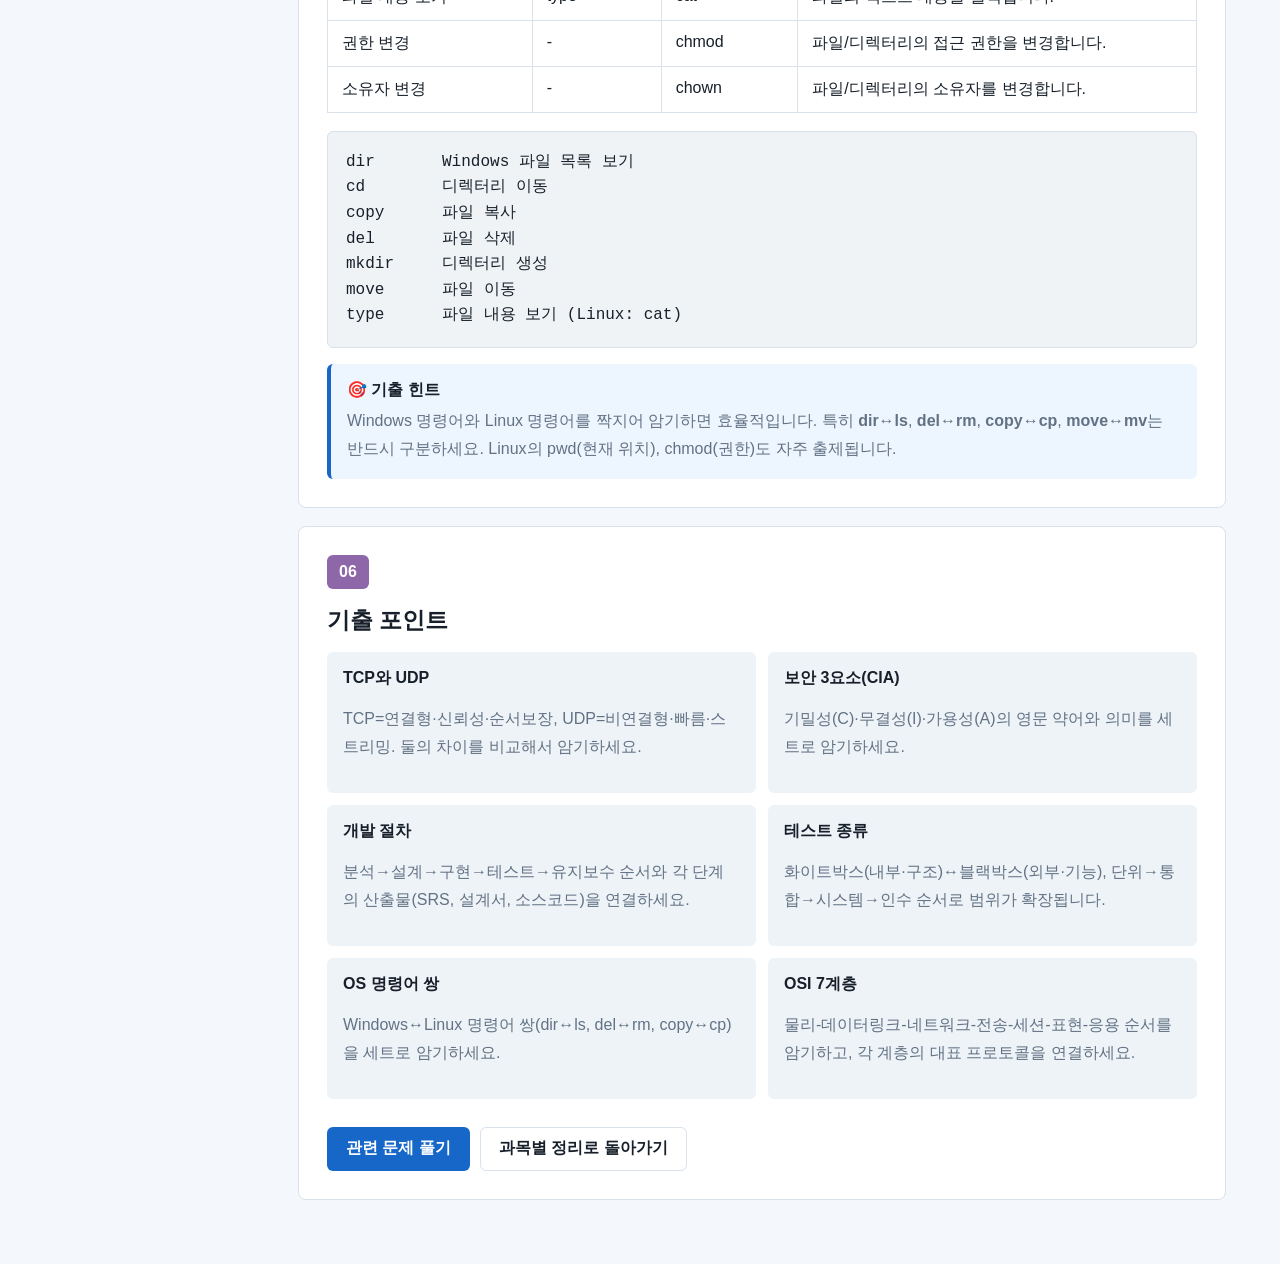
<file: pages/theory-information-system.html>
<!DOCTYPE html>
<html lang="ko">
<head>
  <meta charset="UTF-8" />
  <meta name="viewport" content="width=device-width, initial-scale=1.0" />
  <title>정보 시스템 일반 개념이론 | 프로그래밍기능사 CBT</title>
  <link rel="stylesheet" href="../css/style.css" />
</head>
<body>
  <header class="topbar">
    <a class="brand" href="../index.html">
      <span class="brand-mark">CBT</span>
      <span>프로그래밍기능사</span>
    </a>
    <button class="icon-button menu-toggle" id="menuToggle" type="button" aria-label="메뉴 열기">☰</button>
    <nav class="nav" id="navMenu" aria-label="주요 메뉴">
      <a href="../index.html">홈</a>
      <a href="exam-list.html">기출문제</a>
      <a href="subject-list.html">과목별 문제</a>
      <a href="quiz.html">문제풀이</a>
      <a href="study.html" aria-current="page">학습정리</a>
      <a href="theory-python.html">기출분석 이론</a>
      <a href="practical.html">실기 학습</a>
      <a href="wrong-note.html">오답노트</a>
    </nav>
  </header>

  <main class="page-shell theory-shell">
    <div class="page-title">
      <p>Information System Theory</p>
      <h1>정보 시스템 일반 핵심 개념</h1>
      <p class="page-desc" style="text-align: center;">네트워크, 보안, 소프트웨어 개발과 테스트, 운영체제 명령어의 핵심만 정리했습니다.</p>
    </div>

    <section class="theory-layout">
      <aside class="theory-toc">
        <a href="#network">네트워크</a>
        <a href="#security">정보 보안</a>
        <a href="#dev">개발 단계</a>
        <a href="#test">테스트 기법</a>
        <a href="#command">운영체제 명령어</a>
        <a href="#exam-point">기출 포인트</a>
      </aside>

      <div class="theory-content">

        <!-- 01 네트워크 -->
        <article class="theory-section" id="network">
          <span class="chapter-label">01</span>
          <h2>네트워크</h2>
          <p>네트워크는 컴퓨터와 장치들이 연결되어 데이터를 주고받는 통신망입니다. 프로토콜은 통신 규칙, 패킷은 데이터를 작게 나눈 전송 단위이며, 서버는 서비스를 제공하고 클라이언트는 서비스를 요청합니다.</p>
          <div class="table-wrap">
            <table>
              <thead><tr><th>용어</th><th>의미</th></tr></thead>
              <tbody>
                <tr><td>프로토콜</td><td>통신을 하기 위한 규칙 또는 약속입니다.</td></tr>
                <tr><td>패킷</td><td>데이터를 작게 나눈 전송 단위입니다.</td></tr>
                <tr><td>서버</td><td>웹, 파일, 인증처럼 서비스를 제공하는 컴퓨터입니다.</td></tr>
                <tr><td>클라이언트</td><td>서버에 서비스를 요청하는 컴퓨터나 프로그램입니다.</td></tr>
                <tr><td>호스트</td><td>네트워크에 연결된 컴퓨터나 장치입니다.</td></tr>
                <tr><td>대역폭</td><td>한 번에 전송할 수 있는 데이터의 양입니다.</td></tr>
                <tr><td>트래픽</td><td>네트워크에서 이동하는 데이터의 양입니다.</td></tr>
              </tbody>
            </table>
          </div>

          <h3>LAN, WAN, 인터넷</h3>
          <div class="table-wrap">
            <table>
              <thead><tr><th>구분</th><th>범위</th><th>예시</th></tr></thead>
              <tbody>
                <tr><td>LAN</td><td>가까운 범위의 근거리 통신망입니다.</td><td>집, 학교, 컴퓨터실, 사무실</td></tr>
                <tr><td>WAN</td><td>지역이나 국가 간을 연결하는 넓은 범위의 통신망입니다.</td><td>지역 간 통신망, 국가 간 통신망</td></tr>
                <tr><td>인터넷</td><td>전 세계 네트워크가 서로 연결된 거대한 통신망입니다.</td><td>웹, 이메일, 검색 서비스</td></tr>
              </tbody>
            </table>
          </div>

          <h3>OSI 7계층과 TCP/IP 4계층</h3>
          <p>OSI 7계층은 네트워크 통신 과정을 7단계로 나눈 이론 모델이고, TCP/IP 4계층은 실제 인터넷에서 사용하는 통신 모델입니다. OSI 7계층은 <strong>물데네전세표응</strong> 순서로 암기합니다.</p>
          <div class="table-wrap">
            <table>
              <thead><tr><th>OSI 계층</th><th>핵심 역할</th><th>대표 프로토콜/장비</th></tr></thead>
              <tbody>
                <tr><td>7 응용 계층</td><td>사용자 서비스 제공</td><td>HTTP, FTP, SMTP, DNS</td></tr>
                <tr><td>6 표현 계층</td><td>데이터 변환과 암호화</td><td>JPEG, SSL/TLS</td></tr>
                <tr><td>5 세션 계층</td><td>연결 설정, 유지, 종료</td><td>세션 관리</td></tr>
                <tr><td>4 전송 계층</td><td>신뢰성 있는 전송</td><td>TCP, UDP</td></tr>
                <tr><td>3 네트워크 계층</td><td>경로 선택과 IP 주소 처리</td><td>IP, Router</td></tr>
                <tr><td>2 데이터링크 계층</td><td>MAC 주소와 프레임 처리</td><td>Switch, Ethernet</td></tr>
                <tr><td>1 물리 계층</td><td>전기 신호와 케이블 전송</td><td>Hub, Cable</td></tr>
              </tbody>
            </table>
          </div>
          <div class="table-wrap">
            <table>
              <thead><tr><th>TCP/IP 계층</th><th>OSI 대응</th><th>대표 예</th></tr></thead>
              <tbody>
                <tr><td>응용 계층</td><td>OSI 5~7계층</td><td>HTTP, HTTPS, FTP, SMTP, DNS</td></tr>
                <tr><td>전송 계층</td><td>OSI 4계층</td><td>TCP, UDP</td></tr>
                <tr><td>인터넷 계층</td><td>OSI 3계층</td><td>IP, ICMP</td></tr>
                <tr><td>네트워크 접근 계층</td><td>OSI 1~2계층</td><td>Ethernet, MAC</td></tr>
              </tbody>
            </table>
          </div>

          <h3>IP 주소, 서브넷, MAC 주소</h3>
          <p>IP 주소는 네트워크에서 장치를 구분하는 논리적 주소입니다. IPv4는 32비트이며 8비트씩 4개로 나누어 표기합니다. MAC 주소는 네트워크 장비에 부여된 48비트 물리적 주소입니다.</p>
          <div class="table-wrap">
            <table>
              <thead><tr><th>항목</th><th>핵심 내용</th></tr></thead>
              <tbody>
                <tr><td>공인 IP</td><td>인터넷에서 직접 사용하는 전 세계 유일한 주소입니다. ISP가 할당합니다.</td></tr>
                <tr><td>사설 IP</td><td>내부 네트워크에서 사용하며 외부에서는 직접 접근할 수 없습니다. NAT를 통해 인터넷에 연결합니다.</td></tr>
                <tr><td>사설 IP 범위</td><td>10.x.x.x, 172.16~31.x.x, 192.168.x.x</td></tr>
                <tr><td>서브넷 마스크</td><td>IP 주소에서 네트워크 부분과 호스트 부분을 구분하는 값입니다.</td></tr>
                <tr><td>/24</td><td>255.255.255.0이며, 예를 들어 192.168.0.x가 같은 네트워크가 됩니다.</td></tr>
                <tr><td>MAC 주소</td><td>OSI 2계층에서 사용하는 하드웨어 고유 주소입니다. 스위치가 MAC 주소를 보고 전송합니다.</td></tr>
              </tbody>
            </table>
          </div>

          <h3>TCP와 UDP</h3>
          <div class="table-wrap">
            <table>
              <thead><tr><th>구분</th><th>TCP</th><th>UDP</th></tr></thead>
              <tbody>
                <tr><td>방식</td><td>연결형</td><td>비연결형</td></tr>
                <tr><td>신뢰성</td><td>높음. 오류 검출과 재전송을 수행합니다.</td><td>낮음. 확인 과정을 생략합니다.</td></tr>
                <tr><td>순서</td><td>패킷 순서를 보장합니다.</td><td>순서를 보장하지 않습니다.</td></tr>
                <tr><td>속도</td><td>확인 과정 때문에 비교적 느립니다.</td><td>빠른 전송에 유리합니다.</td></tr>
                <tr><td>사용 예</td><td>웹, 이메일, 파일 전송</td><td>스트리밍, 게임, 음성 통화</td></tr>
              </tbody>
            </table>
          </div>

          <h3>주요 프로토콜과 포트 번호</h3>
          <div class="table-wrap">
            <table>
              <thead><tr><th>프로토콜</th><th>포트</th><th>기능</th></tr></thead>
              <tbody>
                <tr><td>HTTP</td><td>80</td><td>웹 페이지 전송</td></tr>
                <tr><td>HTTPS</td><td>443</td><td>보안 웹 페이지 전송</td></tr>
                <tr><td>FTP</td><td>20/21</td><td>파일 전송</td></tr>
                <tr><td>SSH</td><td>22</td><td>보안 원격 접속</td></tr>
                <tr><td>Telnet</td><td>23</td><td>원격 접속. 보안에 취약합니다.</td></tr>
                <tr><td>SMTP</td><td>25</td><td>이메일 전송</td></tr>
                <tr><td>DNS</td><td>53</td><td>도메인 이름을 IP 주소로 변환합니다.</td></tr>
                <tr><td>DHCP</td><td>67/68</td><td>IP 주소를 자동으로 할당합니다.</td></tr>
                <tr><td>POP3</td><td>110</td><td>이메일 수신</td></tr>
                <tr><td>IMAP</td><td>143</td><td>이메일 수신과 동기화</td></tr>
              </tbody>
            </table>
          </div>

          <h3>네트워크 장비</h3>
          <div class="table-wrap">
            <table>
              <thead><tr><th>장비</th><th>역할</th><th>계층/특징</th></tr></thead>
              <tbody>
                <tr><td>허브(Hub)</td><td>들어온 신호를 모든 포트로 전송합니다.</td><td>물리 계층</td></tr>
                <tr><td>스위치(Switch)</td><td>MAC 주소를 보고 필요한 포트로 전송합니다.</td><td>데이터링크 계층</td></tr>
                <tr><td>라우터(Router)</td><td>서로 다른 네트워크를 연결합니다.</td><td>네트워크 계층</td></tr>
                <tr><td>공유기</td><td>라우터, NAT, DHCP 기능을 함께 제공합니다.</td><td>가정/사무실용 복합 장치</td></tr>
                <tr><td>방화벽(Firewall)</td><td>허용되지 않은 접근을 차단합니다.</td><td>보안 장비</td></tr>
                <tr><td>AP</td><td>무선 네트워크(Wi-Fi)를 제공합니다.</td><td>Access Point</td></tr>
              </tbody>
            </table>
          </div>

          <h3>LAN 케이블과 커넥터</h3>
          <div class="table-wrap">
            <table>
              <thead><tr><th>구분</th><th>의미</th><th>시험 포인트</th></tr></thead>
              <tbody>
                <tr><td>UTP</td><td>차폐막이 없는 꼬임쌍선 케이블입니다.</td><td>가장 일반적인 랜선. 저렴하고 설치가 쉽지만 전자파 간섭에 약합니다.</td></tr>
                <tr><td>STP</td><td>차폐막이 있는 꼬임쌍선 케이블입니다.</td><td>전자파 간섭에 강하지만 비싸고 설치가 어렵습니다.</td></tr>
                <tr><td>RJ-45</td><td>LAN 케이블 커넥터입니다.</td><td>랜선 커넥터</td></tr>
                <tr><td>RJ-11</td><td>전화선 커넥터입니다.</td><td>전화선 커넥터</td></tr>
                <tr><td>다이렉트 케이블</td><td>서로 다른 종류의 장비를 연결합니다.</td><td>PC-스위치, PC-공유기, 스위치-라우터</td></tr>
                <tr><td>크로스 케이블</td><td>같은 종류의 장비를 연결합니다.</td><td>PC-PC, 스위치-스위치, 라우터-라우터</td></tr>
                <tr><td>롤오버 케이블</td><td>핀 순서가 반전된 콘솔 접속용 케이블입니다.</td><td>라우터나 스위치 초기 설정</td></tr>
              </tbody>
            </table>
          </div>

          <h3>네트워크 보안과 명령어</h3>
          <div class="table-wrap">
            <table>
              <thead><tr><th>항목</th><th>의미</th></tr></thead>
              <tbody>
                <tr><td>방화벽</td><td>허용되지 않은 접근을 차단합니다.</td></tr>
                <tr><td>VPN</td><td>가상 사설망으로 안전한 원격 접속을 제공합니다.</td></tr>
                <tr><td>SSL/TLS</td><td>웹 통신을 암호화하며 HTTPS에 사용됩니다.</td></tr>
                <tr><td>DMZ</td><td>외부 공개 서버를 내부망과 분리하는 영역입니다.</td></tr>
                <tr><td>ipconfig</td><td>내 컴퓨터의 IP 주소를 확인합니다. 상세 정보는 ipconfig /all을 사용합니다.</td></tr>
                <tr><td>ping</td><td>네트워크 연결 상태를 확인합니다.</td></tr>
                <tr><td>tracert</td><td>목적지까지의 경로를 추적합니다.</td></tr>
                <tr><td>nslookup</td><td>DNS 조회에 사용합니다.</td></tr>
                <tr><td>netstat</td><td>네트워크 연결 상태를 확인합니다.</td></tr>
              </tbody>
            </table>
          </div>

          <div class="note-box">
            <strong>시험 포인트</strong>
            <p>DNS는 도메인을 IP로 변환, DHCP는 IP 자동 할당, NAT는 사설 IP와 공인 IP 변환입니다. TCP는 정확하게, UDP는 빠르게, HTTP=80, HTTPS=443, SSH=22, DNS=53을 우선 암기하세요.</p>
          </div>
        </article>

        <!-- 02 정보 보안 -->
        <article class="theory-section" id="security">
          <span class="chapter-label">02</span>
          <h2>정보 보안</h2>
          <p>정보 보안의 핵심 목표는 기밀성, 무결성, 가용성입니다. 인증, 접근 제어, 암호화는 보안을 유지하기 위한 대표적인 방법입니다.</p>
          <ul class="theory-list">
            <li>기밀성(Confidentiality): 허가된 사용자만 정보를 볼 수 있습니다.</li>
            <li>무결성(Integrity): 정보가 임의로 변경되지 않도록 보장합니다.</li>
            <li>가용성(Availability): 필요한 때에 서비스를 사용할 수 있어야 합니다.</li>
          </ul>
          <div class="table-wrap">
            <table>
              <thead><tr><th>용어</th><th>의미</th></tr></thead>
              <tbody>
                <tr><td>암호화</td><td>데이터를 읽을 수 없는 형태로 변환하여 기밀성을 보호합니다.</td></tr>
                <tr><td>인증(Authentication)</td><td>사용자가 본인임을 확인하는 절차입니다. (ID/PW, 생체인식 등)</td></tr>
                <tr><td>접근 제어</td><td>권한에 따라 자원 접근을 허용 또는 차단합니다.</td></tr>
                <tr><td>방화벽(Firewall)</td><td>허가되지 않은 네트워크 접근을 차단하는 보안 장치입니다.</td></tr>
                <tr><td>백신(Antivirus)</td><td>악성코드를 탐지하고 제거하는 프로그램입니다.</td></tr>
                <tr><td>해시(Hash)</td><td>데이터를 고정 길이의 값으로 변환. 무결성 검증에 사용됩니다.</td></tr>
                <tr><td>공개키 암호화</td><td>공개키로 암호화하고 개인키로 복호화하는 비대칭 암호 방식입니다.</td></tr>
                <tr><td>SSL/TLS</td><td>인터넷 통신을 암호화하는 보안 프로토콜입니다. HTTPS에 사용됩니다.</td></tr>
              </tbody>
            </table>
          </div>
          <div class="note-box">
            <strong>🎯 기출 힌트</strong>
            <p>보안 3요소(CIA)의 영문명과 의미를 함께 암기하세요. "기밀성=Confidentiality", "무결성=Integrity", "가용성=Availability". 암호화 방식(대칭/비대칭)과 해시 용도도 자주 출제됩니다.</p>
          </div>
        </article>

        <!-- 03 소프트웨어 개발 단계 -->
        <article class="theory-section" id="dev">
          <span class="chapter-label">03</span>
          <h2>소프트웨어 개발 단계</h2>
          <p>소프트웨어 개발은 요구사항 분석, 설계, 구현, 테스트, 유지보수의 흐름으로 진행됩니다. 각 단계의 산출물과 목적을 구분하세요.</p>
          <div class="table-wrap">
            <table>
              <thead><tr><th>단계</th><th>주요 활동</th><th>산출물</th></tr></thead>
              <tbody>
                <tr><td>요구사항 분석</td><td>사용자 요구 파악, 기능/비기능 요구사항 정의</td><td>요구사항 명세서(SRS)</td></tr>
                <tr><td>설계</td><td>시스템 구조 설계, UI/DB 설계</td><td>설계 명세서, 아키텍처 문서</td></tr>
                <tr><td>구현(코딩)</td><td>설계 기반으로 실제 코드 작성</td><td>소스코드</td></tr>
                <tr><td>테스트</td><td>오류 발견 및 품질 검증</td><td>테스트 결과 보고서</td></tr>
                <tr><td>유지보수</td><td>배포 후 버그 수정, 기능 개선</td><td>수정된 소스코드, 패치</td></tr>
              </tbody>
            </table>
          </div>
          <div class="table-wrap">
            <table>
              <thead><tr><th>개발 방법론</th><th>특징</th></tr></thead>
              <tbody>
                <tr><td>폭포수(Waterfall)</td><td>단계를 순차적으로 진행. 이전 단계로 돌아가기 어렵습니다.</td></tr>
                <tr><td>애자일(Agile)</td><td>짧은 반복(스프린트) 주기로 개발. 변경에 유연하게 대응합니다.</td></tr>
                <tr><td>나선형(Spiral)</td><td>위험 분석을 반복하며 점진적으로 개발합니다.</td></tr>
                <tr><td>프로토타입</td><td>시제품을 먼저 만들어 요구사항을 구체화합니다.</td></tr>
              </tbody>
            </table>
          </div>
          <div class="note-box">
            <strong>🎯 기출 힌트</strong>
            <p>개발 단계의 순서(분석→설계→구현→테스트→유지보수)와 각 단계의 산출물을 연결해서 암기하세요. 폭포수 모델이 가장 자주 출제되며, 애자일의 "반복적·유연성" 특징도 확인하세요.</p>
          </div>
        </article>

        <!-- 04 테스트 기법 -->
        <article class="theory-section" id="test">
          <span class="chapter-label">04</span>
          <h2>테스트 기법</h2>
          <p>화이트박스 테스트는 내부 구조를 알고 검사하고, 블랙박스 테스트는 입력과 출력 중심으로 기능을 확인합니다.</p>
          <div class="table-wrap">
            <table>
              <thead><tr><th>구분</th><th>화이트박스 테스트</th><th>블랙박스 테스트</th></tr></thead>
              <tbody>
                <tr><td>관점</td><td>내부 구조(코드) 기반</td><td>외부 기능(입출력) 기반</td></tr>
                <tr><td>수행자</td><td>개발자</td><td>테스터(사용자 관점)</td></tr>
                <tr><td>주요 기법</td><td>구문 커버리지, 분기 커버리지</td><td>동치 분할, 경계값 분석</td></tr>
              </tbody>
            </table>
          </div>
          <div class="table-wrap">
            <table>
              <thead><tr><th>테스트 종류</th><th>범위</th><th>설명</th></tr></thead>
              <tbody>
                <tr><td>단위 테스트</td><td>함수/모듈 단위</td><td>가장 작은 단위의 코드를 독립적으로 검증합니다.</td></tr>
                <tr><td>통합 테스트</td><td>모듈 간 연동</td><td>여러 모듈을 합쳐 인터페이스 오류를 검증합니다.</td></tr>
                <tr><td>시스템 테스트</td><td>전체 시스템</td><td>완성된 시스템이 요구사항을 충족하는지 검증합니다.</td></tr>
                <tr><td>인수 테스트</td><td>사용자 환경</td><td>최종 사용자가 실제 환경에서 수행하는 최종 검증입니다.</td></tr>
              </tbody>
            </table>
          </div>
          <div class="note-box">
            <strong>🎯 기출 힌트</strong>
            <p>테스트 종류는 범위가 좁은 것(단위)→넓은 것(인수) 순서로 암기하세요. 화이트박스="구조/내부/개발자", 블랙박스="기능/외부/사용자"로 구분합니다. 경계값 분석은 블랙박스 기법임을 기억하세요.</p>
          </div>
        </article>

        <!-- 05 운영체제 명령어 -->
        <article class="theory-section" id="command">
          <span class="chapter-label">05</span>
          <h2>운영체제 명령어</h2>
          <p>명령어 문제는 파일과 디렉터리 조작, 현재 위치 확인, 목록 보기처럼 기본 동작을 묻는 경우가 많습니다.</p>
          <div class="table-wrap">
            <table>
              <thead><tr><th>명령어</th><th>Windows</th><th>Linux/Unix</th><th>기능</th></tr></thead>
              <tbody>
                <tr><td>파일 목록</td><td>dir</td><td>ls</td><td>현재 디렉터리의 파일 목록을 표시합니다.</td></tr>
                <tr><td>디렉터리 이동</td><td>cd</td><td>cd</td><td>현재 작업 디렉터리를 변경합니다.</td></tr>
                <tr><td>파일 복사</td><td>copy</td><td>cp</td><td>파일을 다른 위치에 복사합니다.</td></tr>
                <tr><td>파일 삭제</td><td>del</td><td>rm</td><td>파일을 삭제합니다.</td></tr>
                <tr><td>디렉터리 생성</td><td>mkdir</td><td>mkdir</td><td>새 디렉터리(폴더)를 만듭니다.</td></tr>
                <tr><td>파일 이동/이름변경</td><td>move / ren</td><td>mv</td><td>파일을 이동하거나 이름을 바꿉니다.</td></tr>
                <tr><td>현재 위치 확인</td><td>cd (단독)</td><td>pwd</td><td>현재 작업 디렉터리 경로를 출력합니다.</td></tr>
                <tr><td>파일 내용 보기</td><td>type</td><td>cat</td><td>파일의 텍스트 내용을 출력합니다.</td></tr>
                <tr><td>권한 변경</td><td>-</td><td>chmod</td><td>파일/디렉터리의 접근 권한을 변경합니다.</td></tr>
                <tr><td>소유자 변경</td><td>-</td><td>chown</td><td>파일/디렉터리의 소유자를 변경합니다.</td></tr>
              </tbody>
            </table>
          </div>
          <pre><code>dir       Windows 파일 목록 보기
cd        디렉터리 이동
copy      파일 복사
del       파일 삭제
mkdir     디렉터리 생성
move      파일 이동
type      파일 내용 보기 (Linux: cat)</code></pre>
          <div class="note-box">
            <strong>🎯 기출 힌트</strong>
            <p>Windows 명령어와 Linux 명령어를 짝지어 암기하면 효율적입니다. 특히 <strong>dir↔ls</strong>, <strong>del↔rm</strong>, <strong>copy↔cp</strong>, <strong>move↔mv</strong>는 반드시 구분하세요. Linux의 pwd(현재 위치), chmod(권한)도 자주 출제됩니다.</p>
          </div>
        </article>

        <!-- 06 기출 포인트 -->
        <article class="theory-section" id="exam-point">
          <span class="chapter-label">06</span>
          <h2>기출 포인트</h2>
          <div class="exam-point-grid">
            <div><strong>TCP와 UDP</strong><p>TCP=연결형·신뢰성·순서보장, UDP=비연결형·빠름·스트리밍. 둘의 차이를 비교해서 암기하세요.</p></div>
            <div><strong>보안 3요소(CIA)</strong><p>기밀성(C)·무결성(I)·가용성(A)의 영문 약어와 의미를 세트로 암기하세요.</p></div>
            <div><strong>개발 절차</strong><p>분석→설계→구현→테스트→유지보수 순서와 각 단계의 산출물(SRS, 설계서, 소스코드)을 연결하세요.</p></div>
            <div><strong>테스트 종류</strong><p>화이트박스(내부·구조)↔블랙박스(외부·기능), 단위→통합→시스템→인수 순서로 범위가 확장됩니다.</p></div>
            <div><strong>OS 명령어 쌍</strong><p>Windows↔Linux 명령어 쌍(dir↔ls, del↔rm, copy↔cp)을 세트로 암기하세요.</p></div>
            <div><strong>OSI 7계층</strong><p>물리-데이터링크-네트워크-전송-세션-표현-응용 순서를 암기하고, 각 계층의 대표 프로토콜을 연결하세요.</p></div>
          </div>
          <div class="actions">
            <a class="button primary" href="quiz.html?subject=정보 시스템 일반">관련 문제 풀기</a>
            <a class="button secondary" href="study.html">과목별 정리로 돌아가기</a>
          </div>
        </article>

      </div>
    </section>
  </main>

  <script src="../js/main.js"></script>
</body>
</html>
</file>
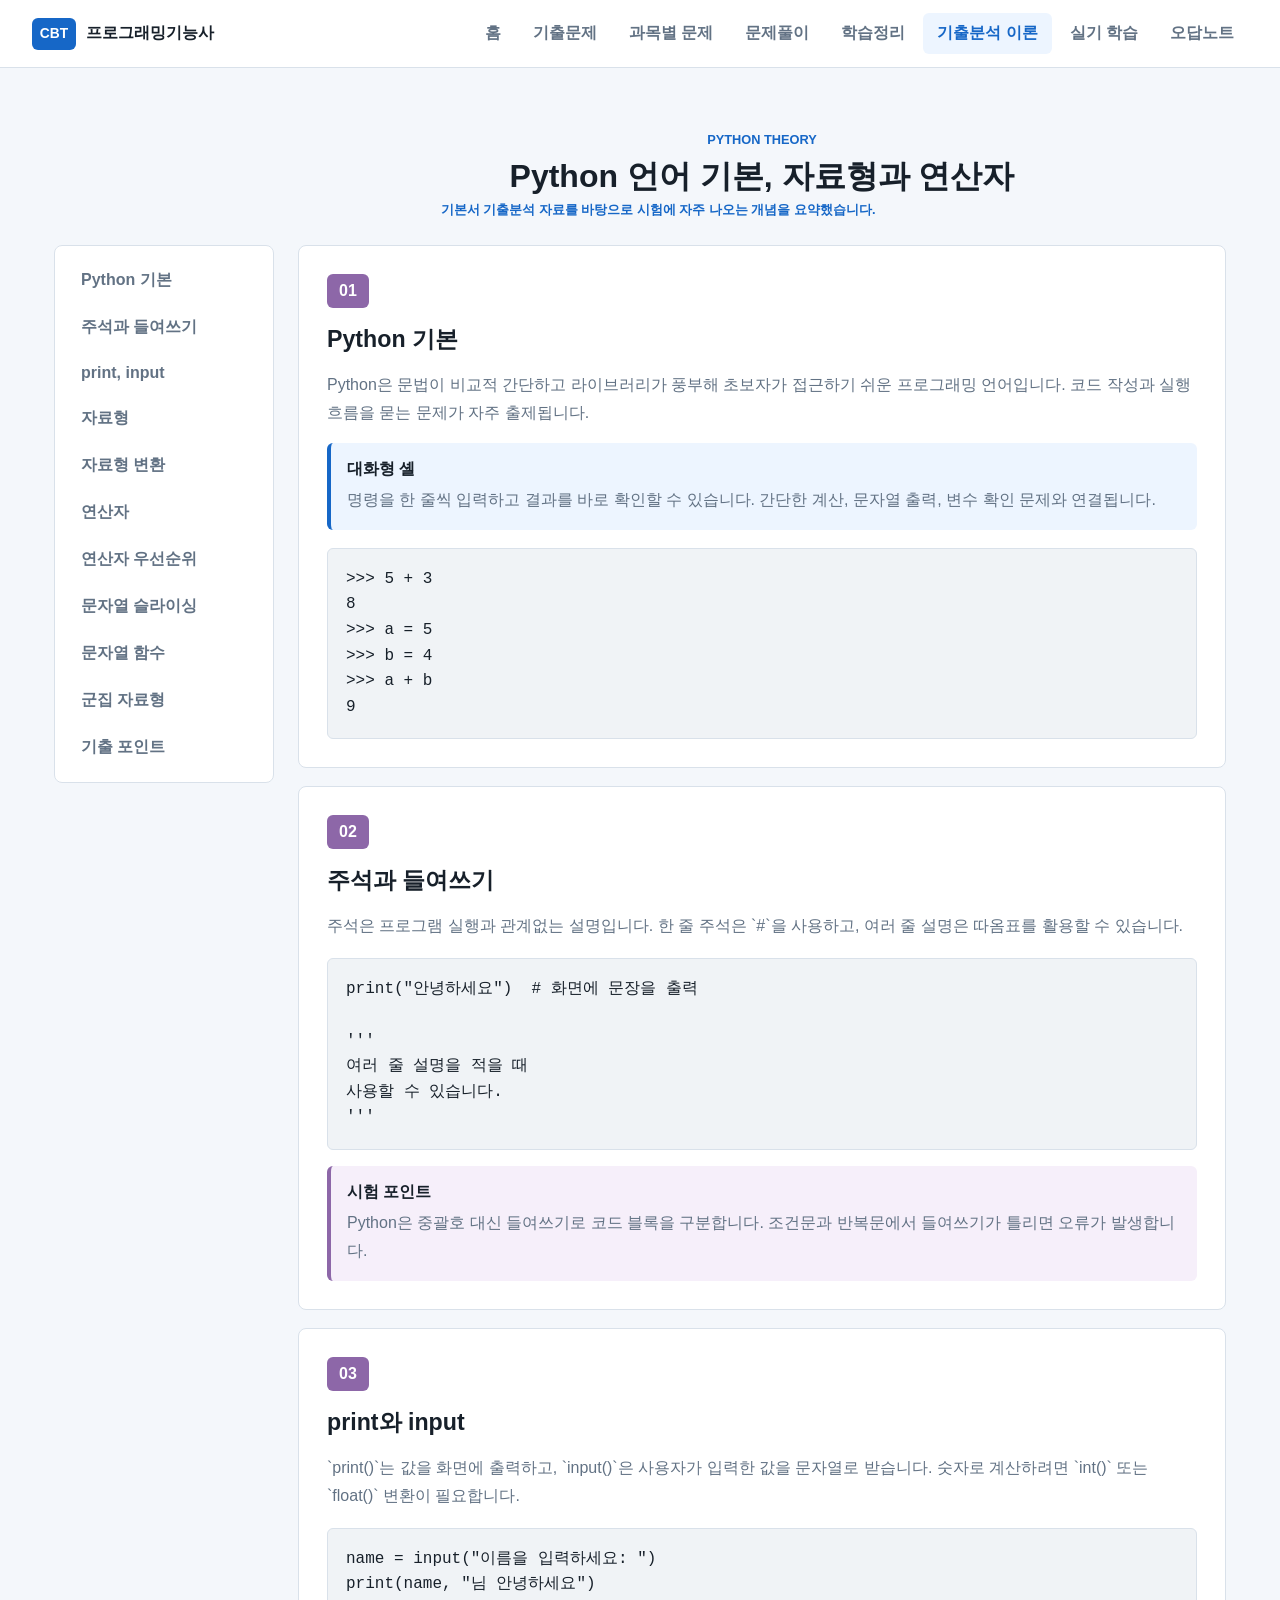
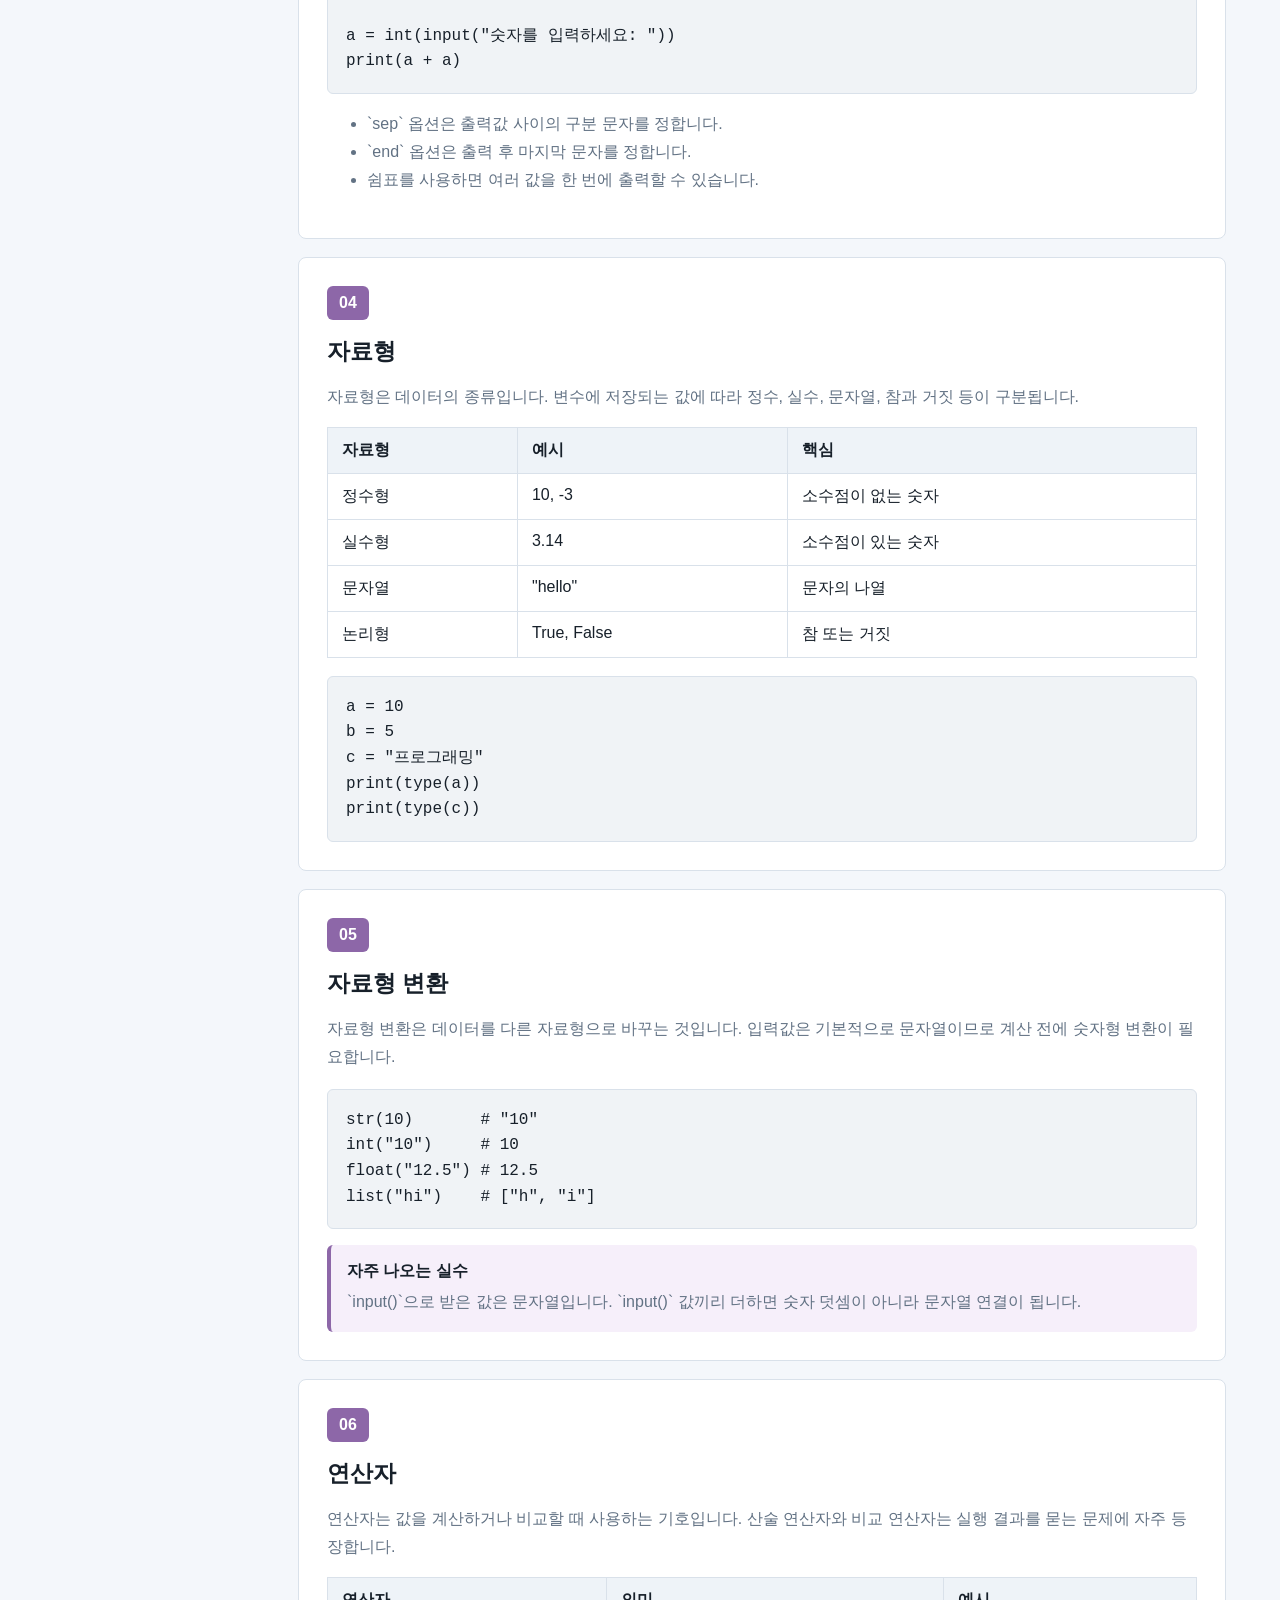
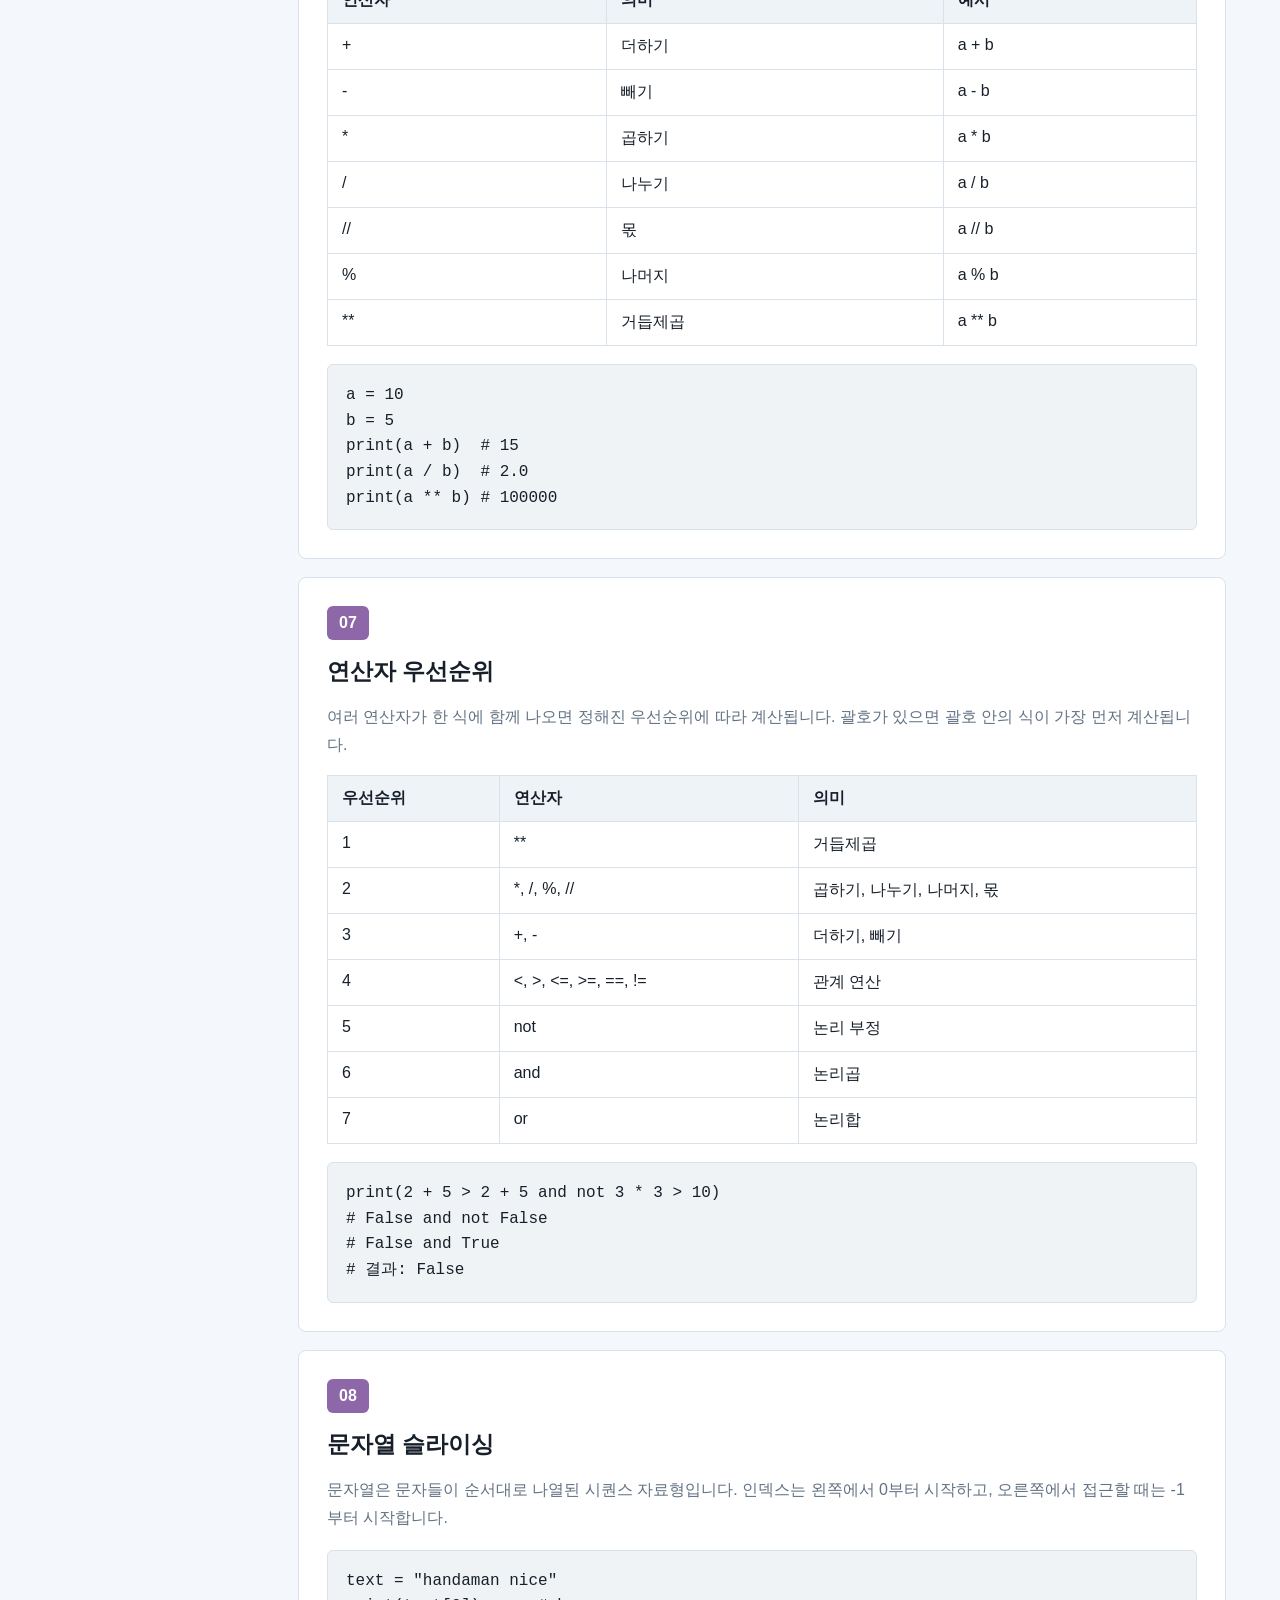
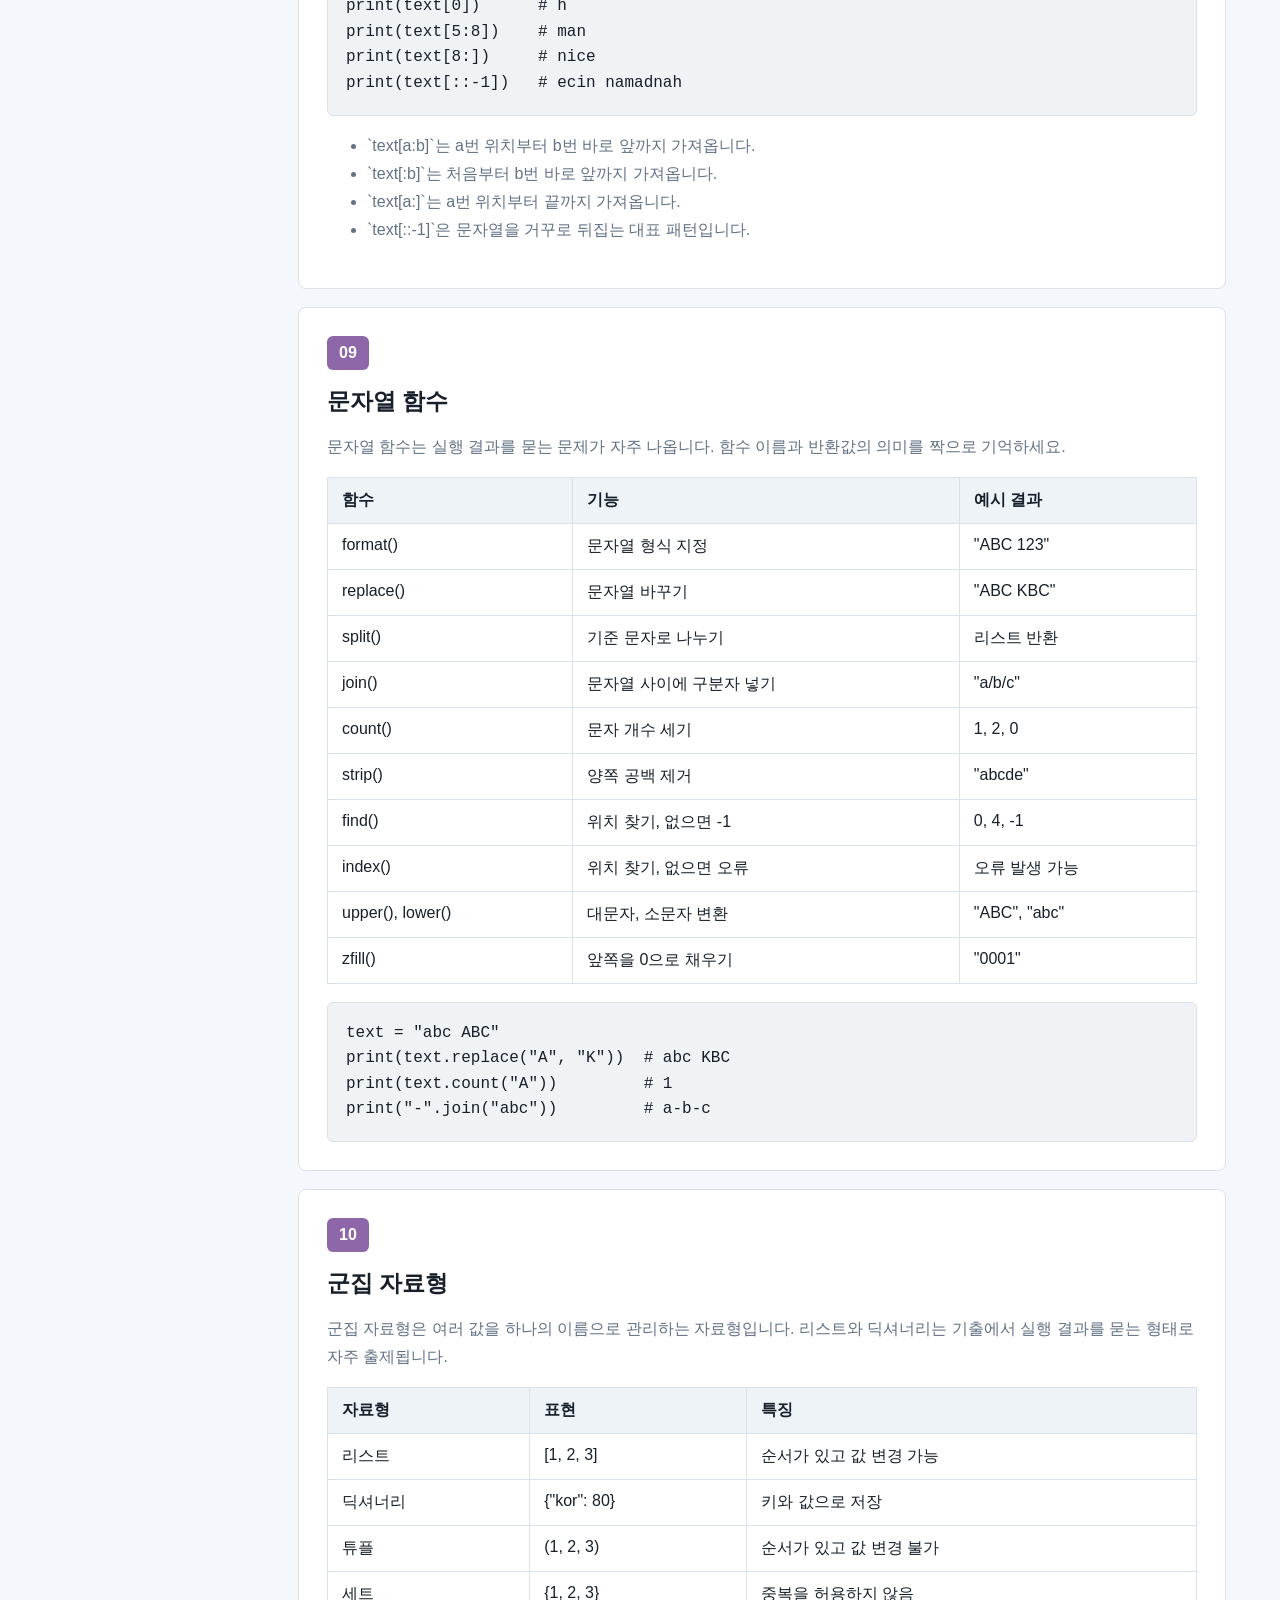
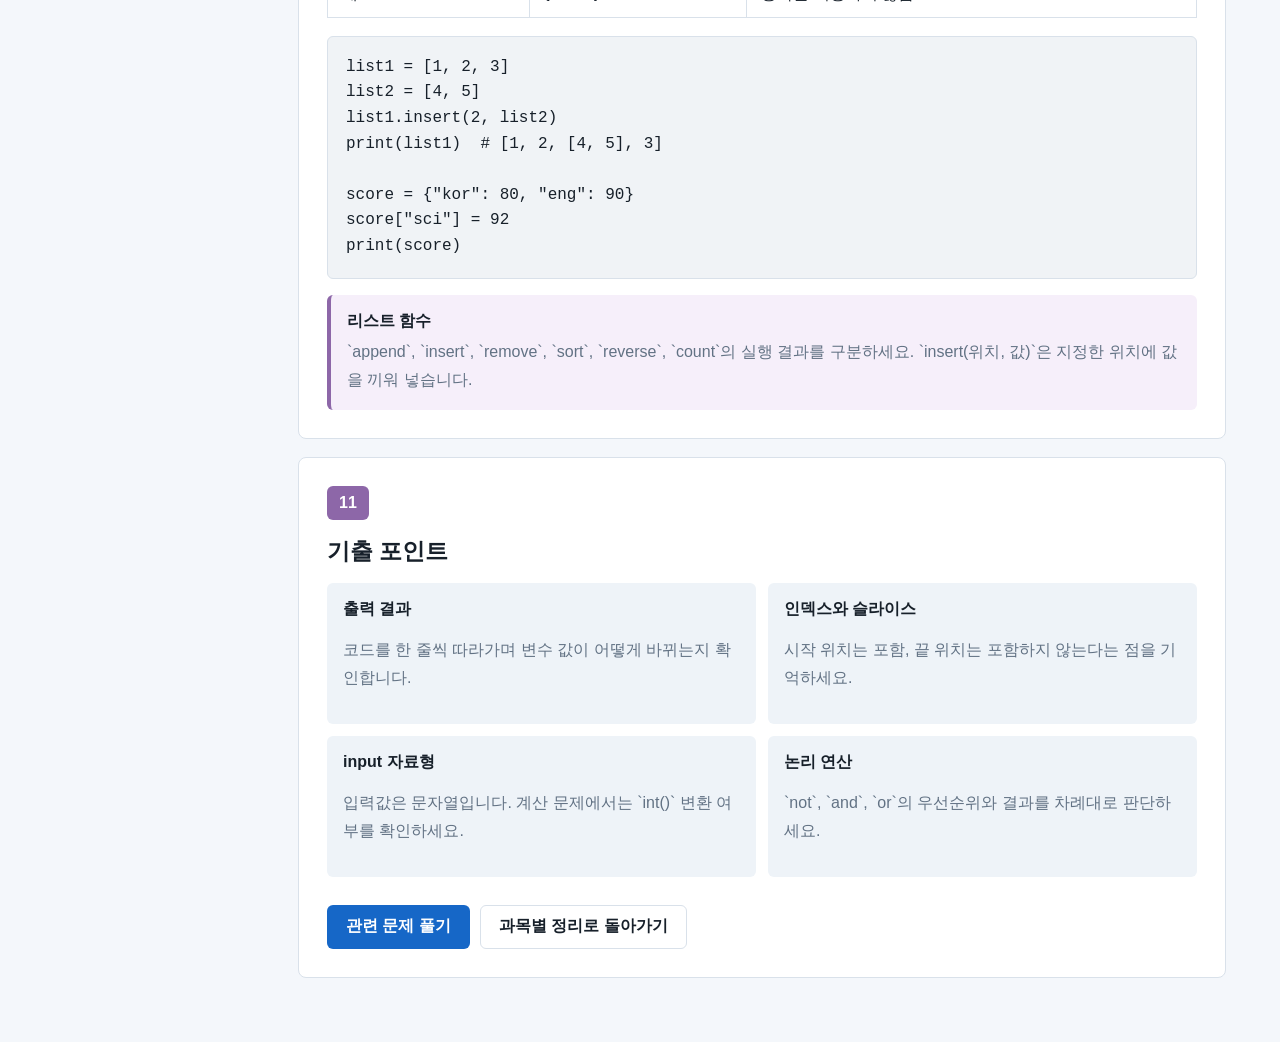
<file: pages/theory-python.html>
<!DOCTYPE html>
<html lang="ko">
<head>
  <meta charset="UTF-8" />
  <meta name="viewport" content="width=device-width, initial-scale=1.0" />
  <title>Python 기출분석 이론 | 프로그래밍기능사 CBT</title>
  <link rel="stylesheet" href="../css/style.css" />
</head>
<body>
  <header class="topbar">
    <a class="brand" href="../index.html">
      <span class="brand-mark">CBT</span>
      <span>프로그래밍기능사</span>
    </a>
    <button class="icon-button menu-toggle" id="menuToggle" type="button" aria-label="메뉴 열기">☰</button>
    <nav class="nav" id="navMenu" aria-label="주요 메뉴">
      <a href="../index.html">홈</a>
      <a href="exam-list.html">기출문제</a>
      <a href="subject-list.html">과목별 문제</a>
      <a href="quiz.html">문제풀이</a>
      <a href="study.html">학습정리</a>
      <a href="theory-python.html" aria-current="page">기출분석 이론</a>
      <a href="practical.html">실기 학습</a>
      <a href="wrong-note.html">오답노트</a>
    </nav>
  </header>

  <main class="page-shell theory-shell">
    <div class="page-title">
      <p>Python Theory</p>
      <h1>Python 언어 기본, 자료형과 연산자</h1>
      <p class="page-desc">기본서 기출분석 자료를 바탕으로 시험에 자주 나오는 개념을 요약했습니다.</p>
    </div>

    <section class="theory-layout">
      <aside class="theory-toc">
        <a href="#basic">Python 기본</a>
        <a href="#comment">주석과 들여쓰기</a>
        <a href="#print-input">print, input</a>
        <a href="#datatype">자료형</a>
        <a href="#casting">자료형 변환</a>
        <a href="#operator">연산자</a>
        <a href="#precedence">연산자 우선순위</a>
        <a href="#string">문자열 슬라이싱</a>
        <a href="#string-method">문자열 함수</a>
        <a href="#collection">군집 자료형</a>
        <a href="#exam-point">기출 포인트</a>
      </aside>

      <div class="theory-content">
        <article class="theory-section" id="basic">
          <span class="chapter-label">01</span>
          <h2>Python 기본</h2>
          <p>Python은 문법이 비교적 간단하고 라이브러리가 풍부해 초보자가 접근하기 쉬운 프로그래밍 언어입니다. 코드 작성과 실행 흐름을 묻는 문제가 자주 출제됩니다.</p>
          <div class="note-box">
            <strong>대화형 셸</strong>
            <p>명령을 한 줄씩 입력하고 결과를 바로 확인할 수 있습니다. 간단한 계산, 문자열 출력, 변수 확인 문제와 연결됩니다.</p>
          </div>
          <pre><code>&gt;&gt;&gt; 5 + 3
8
&gt;&gt;&gt; a = 5
&gt;&gt;&gt; b = 4
&gt;&gt;&gt; a + b
9</code></pre>
        </article>

        <article class="theory-section" id="comment">
          <span class="chapter-label">02</span>
          <h2>주석과 들여쓰기</h2>
          <p>주석은 프로그램 실행과 관계없는 설명입니다. 한 줄 주석은 `#`을 사용하고, 여러 줄 설명은 따옴표를 활용할 수 있습니다.</p>
          <pre><code>print("안녕하세요")  # 화면에 문장을 출력

'''
여러 줄 설명을 적을 때
사용할 수 있습니다.
'''</code></pre>
          <div class="tip-box">
            <strong>시험 포인트</strong>
            <p>Python은 중괄호 대신 들여쓰기로 코드 블록을 구분합니다. 조건문과 반복문에서 들여쓰기가 틀리면 오류가 발생합니다.</p>
          </div>
        </article>

        <article class="theory-section" id="print-input">
          <span class="chapter-label">03</span>
          <h2>print와 input</h2>
          <p>`print()`는 값을 화면에 출력하고, `input()`은 사용자가 입력한 값을 문자열로 받습니다. 숫자로 계산하려면 `int()` 또는 `float()` 변환이 필요합니다.</p>
          <pre><code>name = input("이름을 입력하세요: ")
print(name, "님 안녕하세요")

a = int(input("숫자를 입력하세요: "))
print(a + a)</code></pre>
          <ul class="theory-list">
            <li>`sep` 옵션은 출력값 사이의 구분 문자를 정합니다.</li>
            <li>`end` 옵션은 출력 후 마지막 문자를 정합니다.</li>
            <li>쉼표를 사용하면 여러 값을 한 번에 출력할 수 있습니다.</li>
          </ul>
        </article>

        <article class="theory-section" id="datatype">
          <span class="chapter-label">04</span>
          <h2>자료형</h2>
          <p>자료형은 데이터의 종류입니다. 변수에 저장되는 값에 따라 정수, 실수, 문자열, 참과 거짓 등이 구분됩니다.</p>
          <div class="table-wrap">
            <table>
              <thead>
                <tr><th>자료형</th><th>예시</th><th>핵심</th></tr>
              </thead>
              <tbody>
                <tr><td>정수형</td><td>10, -3</td><td>소수점이 없는 숫자</td></tr>
                <tr><td>실수형</td><td>3.14</td><td>소수점이 있는 숫자</td></tr>
                <tr><td>문자열</td><td>"hello"</td><td>문자의 나열</td></tr>
                <tr><td>논리형</td><td>True, False</td><td>참 또는 거짓</td></tr>
              </tbody>
            </table>
          </div>
          <pre><code>a = 10
b = 5
c = "프로그래밍"
print(type(a))
print(type(c))</code></pre>
        </article>

        <article class="theory-section" id="casting">
          <span class="chapter-label">05</span>
          <h2>자료형 변환</h2>
          <p>자료형 변환은 데이터를 다른 자료형으로 바꾸는 것입니다. 입력값은 기본적으로 문자열이므로 계산 전에 숫자형 변환이 필요합니다.</p>
          <pre><code>str(10)       # "10"
int("10")     # 10
float("12.5") # 12.5
list("hi")    # ["h", "i"]</code></pre>
          <div class="tip-box">
            <strong>자주 나오는 실수</strong>
            <p>`input()`으로 받은 값은 문자열입니다. `input()` 값끼리 더하면 숫자 덧셈이 아니라 문자열 연결이 됩니다.</p>
          </div>
        </article>

        <article class="theory-section" id="operator">
          <span class="chapter-label">06</span>
          <h2>연산자</h2>
          <p>연산자는 값을 계산하거나 비교할 때 사용하는 기호입니다. 산술 연산자와 비교 연산자는 실행 결과를 묻는 문제에 자주 등장합니다.</p>
          <div class="table-wrap">
            <table>
              <thead>
                <tr><th>연산자</th><th>의미</th><th>예시</th></tr>
              </thead>
              <tbody>
                <tr><td>+</td><td>더하기</td><td>a + b</td></tr>
                <tr><td>-</td><td>빼기</td><td>a - b</td></tr>
                <tr><td>*</td><td>곱하기</td><td>a * b</td></tr>
                <tr><td>/</td><td>나누기</td><td>a / b</td></tr>
                <tr><td>//</td><td>몫</td><td>a // b</td></tr>
                <tr><td>%</td><td>나머지</td><td>a % b</td></tr>
                <tr><td>**</td><td>거듭제곱</td><td>a ** b</td></tr>
              </tbody>
            </table>
          </div>
          <pre><code>a = 10
b = 5
print(a + b)  # 15
print(a / b)  # 2.0
print(a ** b) # 100000</code></pre>
        </article>

        <article class="theory-section" id="precedence">
          <span class="chapter-label">07</span>
          <h2>연산자 우선순위</h2>
          <p>여러 연산자가 한 식에 함께 나오면 정해진 우선순위에 따라 계산됩니다. 괄호가 있으면 괄호 안의 식이 가장 먼저 계산됩니다.</p>
          <div class="table-wrap">
            <table>
              <thead>
                <tr><th>우선순위</th><th>연산자</th><th>의미</th></tr>
              </thead>
              <tbody>
                <tr><td>1</td><td>**</td><td>거듭제곱</td></tr>
                <tr><td>2</td><td>*, /, %, //</td><td>곱하기, 나누기, 나머지, 몫</td></tr>
                <tr><td>3</td><td>+, -</td><td>더하기, 빼기</td></tr>
                <tr><td>4</td><td>&lt;, &gt;, &lt;=, &gt;=, ==, !=</td><td>관계 연산</td></tr>
                <tr><td>5</td><td>not</td><td>논리 부정</td></tr>
                <tr><td>6</td><td>and</td><td>논리곱</td></tr>
                <tr><td>7</td><td>or</td><td>논리합</td></tr>
              </tbody>
            </table>
          </div>
          <pre><code>print(2 + 5 > 2 + 5 and not 3 * 3 > 10)
# False and not False
# False and True
# 결과: False</code></pre>
        </article>

        <article class="theory-section" id="string">
          <span class="chapter-label">08</span>
          <h2>문자열 슬라이싱</h2>
          <p>문자열은 문자들이 순서대로 나열된 시퀀스 자료형입니다. 인덱스는 왼쪽에서 0부터 시작하고, 오른쪽에서 접근할 때는 -1부터 시작합니다.</p>
          <pre><code>text = "handaman nice"
print(text[0])      # h
print(text[5:8])    # man
print(text[8:])     # nice
print(text[::-1])   # ecin namadnah</code></pre>
          <ul class="theory-list">
            <li>`text[a:b]`는 a번 위치부터 b번 바로 앞까지 가져옵니다.</li>
            <li>`text[:b]`는 처음부터 b번 바로 앞까지 가져옵니다.</li>
            <li>`text[a:]`는 a번 위치부터 끝까지 가져옵니다.</li>
            <li>`text[::-1]`은 문자열을 거꾸로 뒤집는 대표 패턴입니다.</li>
          </ul>
        </article>

        <article class="theory-section" id="string-method">
          <span class="chapter-label">09</span>
          <h2>문자열 함수</h2>
          <p>문자열 함수는 실행 결과를 묻는 문제가 자주 나옵니다. 함수 이름과 반환값의 의미를 짝으로 기억하세요.</p>
          <div class="table-wrap">
            <table>
              <thead>
                <tr><th>함수</th><th>기능</th><th>예시 결과</th></tr>
              </thead>
              <tbody>
                <tr><td>format()</td><td>문자열 형식 지정</td><td>"ABC 123"</td></tr>
                <tr><td>replace()</td><td>문자열 바꾸기</td><td>"ABC KBC"</td></tr>
                <tr><td>split()</td><td>기준 문자로 나누기</td><td>리스트 반환</td></tr>
                <tr><td>join()</td><td>문자열 사이에 구분자 넣기</td><td>"a/b/c"</td></tr>
                <tr><td>count()</td><td>문자 개수 세기</td><td>1, 2, 0</td></tr>
                <tr><td>strip()</td><td>양쪽 공백 제거</td><td>"abcde"</td></tr>
                <tr><td>find()</td><td>위치 찾기, 없으면 -1</td><td>0, 4, -1</td></tr>
                <tr><td>index()</td><td>위치 찾기, 없으면 오류</td><td>오류 발생 가능</td></tr>
                <tr><td>upper(), lower()</td><td>대문자, 소문자 변환</td><td>"ABC", "abc"</td></tr>
                <tr><td>zfill()</td><td>앞쪽을 0으로 채우기</td><td>"0001"</td></tr>
              </tbody>
            </table>
          </div>
          <pre><code>text = "abc ABC"
print(text.replace("A", "K"))  # abc KBC
print(text.count("A"))         # 1
print("-".join("abc"))         # a-b-c</code></pre>
        </article>

        <article class="theory-section" id="collection">
          <span class="chapter-label">10</span>
          <h2>군집 자료형</h2>
          <p>군집 자료형은 여러 값을 하나의 이름으로 관리하는 자료형입니다. 리스트와 딕셔너리는 기출에서 실행 결과를 묻는 형태로 자주 출제됩니다.</p>
          <div class="table-wrap">
            <table>
              <thead>
                <tr><th>자료형</th><th>표현</th><th>특징</th></tr>
              </thead>
              <tbody>
                <tr><td>리스트</td><td>[1, 2, 3]</td><td>순서가 있고 값 변경 가능</td></tr>
                <tr><td>딕셔너리</td><td>{"kor": 80}</td><td>키와 값으로 저장</td></tr>
                <tr><td>튜플</td><td>(1, 2, 3)</td><td>순서가 있고 값 변경 불가</td></tr>
                <tr><td>세트</td><td>{1, 2, 3}</td><td>중복을 허용하지 않음</td></tr>
              </tbody>
            </table>
          </div>
          <pre><code>list1 = [1, 2, 3]
list2 = [4, 5]
list1.insert(2, list2)
print(list1)  # [1, 2, [4, 5], 3]

score = {"kor": 80, "eng": 90}
score["sci"] = 92
print(score)</code></pre>
          <div class="tip-box">
            <strong>리스트 함수</strong>
            <p>`append`, `insert`, `remove`, `sort`, `reverse`, `count`의 실행 결과를 구분하세요. `insert(위치, 값)`은 지정한 위치에 값을 끼워 넣습니다.</p>
          </div>
        </article>

        <article class="theory-section" id="exam-point">
          <span class="chapter-label">11</span>
          <h2>기출 포인트</h2>
          <div class="exam-point-grid">
            <div>
              <strong>출력 결과</strong>
              <p>코드를 한 줄씩 따라가며 변수 값이 어떻게 바뀌는지 확인합니다.</p>
            </div>
            <div>
              <strong>인덱스와 슬라이스</strong>
              <p>시작 위치는 포함, 끝 위치는 포함하지 않는다는 점을 기억하세요.</p>
            </div>
            <div>
              <strong>input 자료형</strong>
              <p>입력값은 문자열입니다. 계산 문제에서는 `int()` 변환 여부를 확인하세요.</p>
            </div>
            <div>
              <strong>논리 연산</strong>
              <p>`not`, `and`, `or`의 우선순위와 결과를 차례대로 판단하세요.</p>
            </div>
          </div>
          <div class="actions">
            <a class="button primary" href="quiz.html?subject=프로그래밍 언어 활용">관련 문제 풀기</a>
            <a class="button secondary" href="study.html">과목별 정리로 돌아가기</a>
          </div>
        </article>
      </div>
    </section>
  </main>

  <script src="../js/main.js"></script>
</body>
</html>
</file>
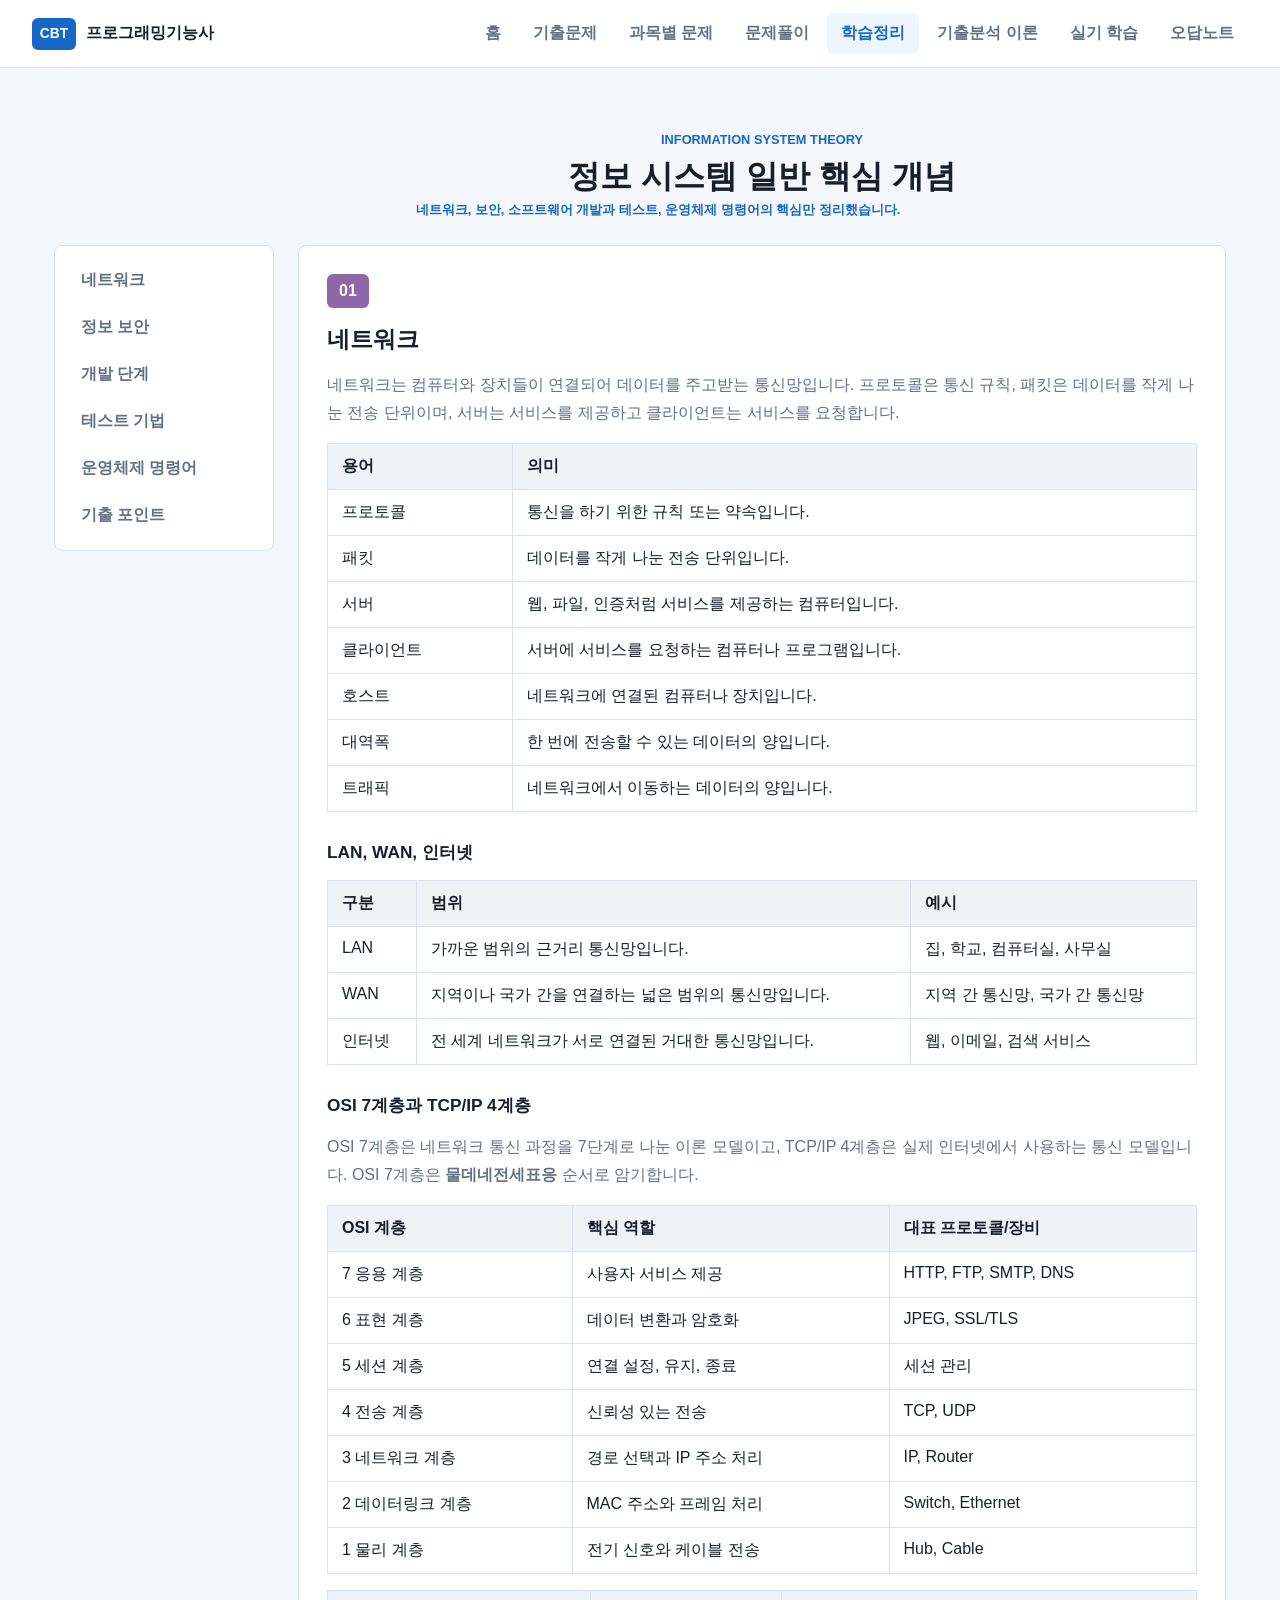
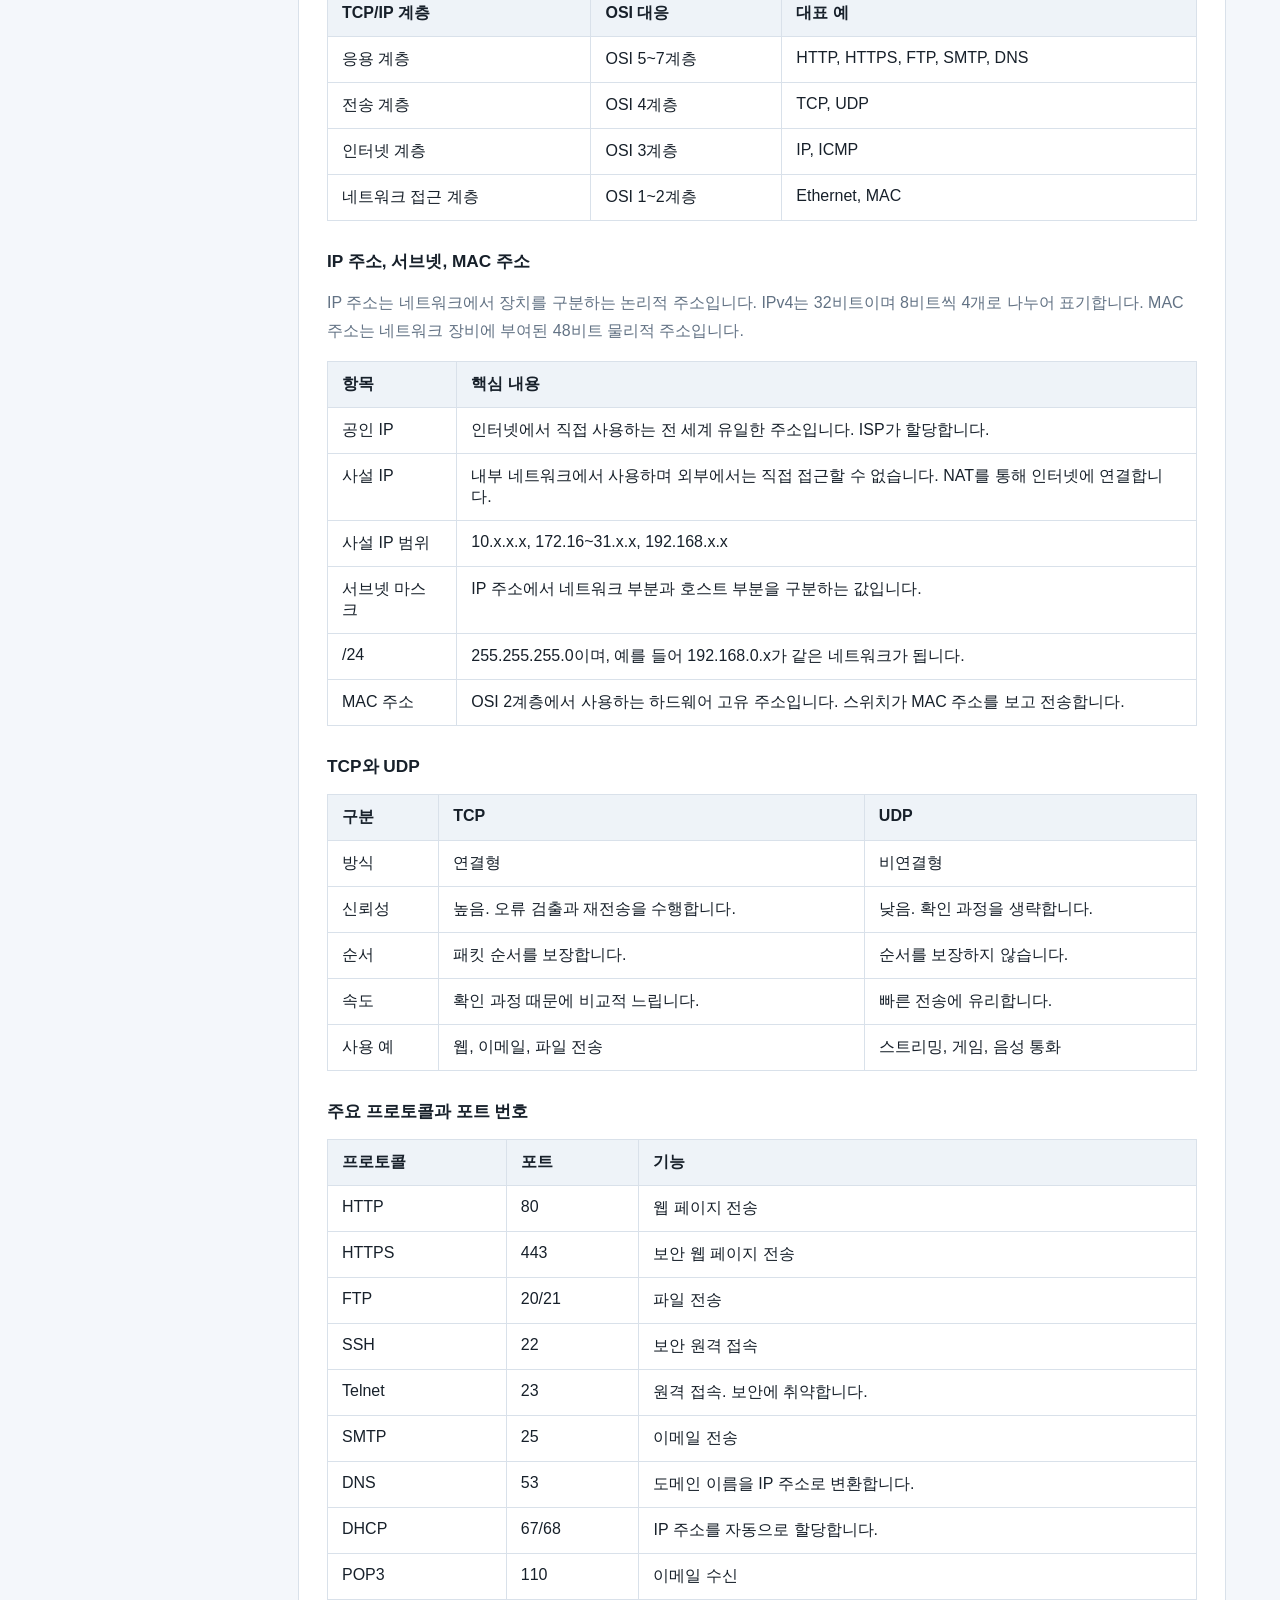
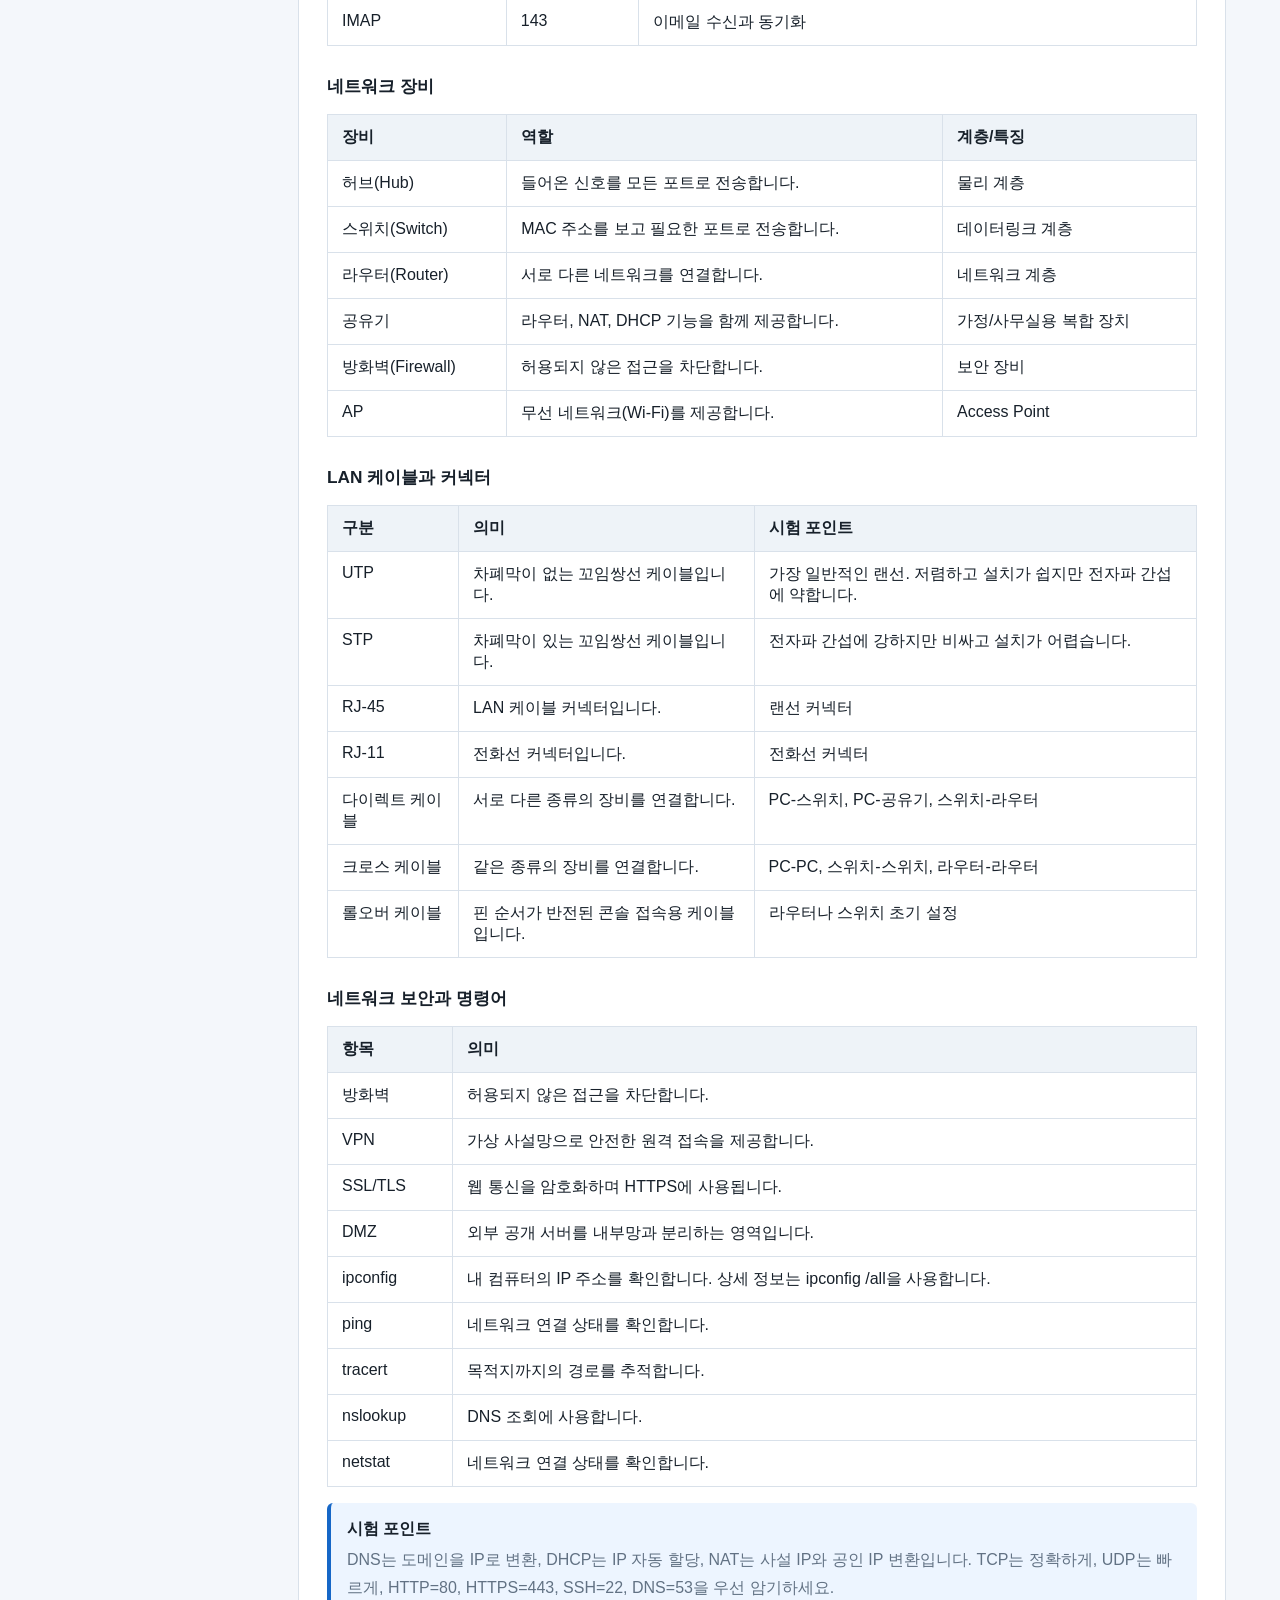
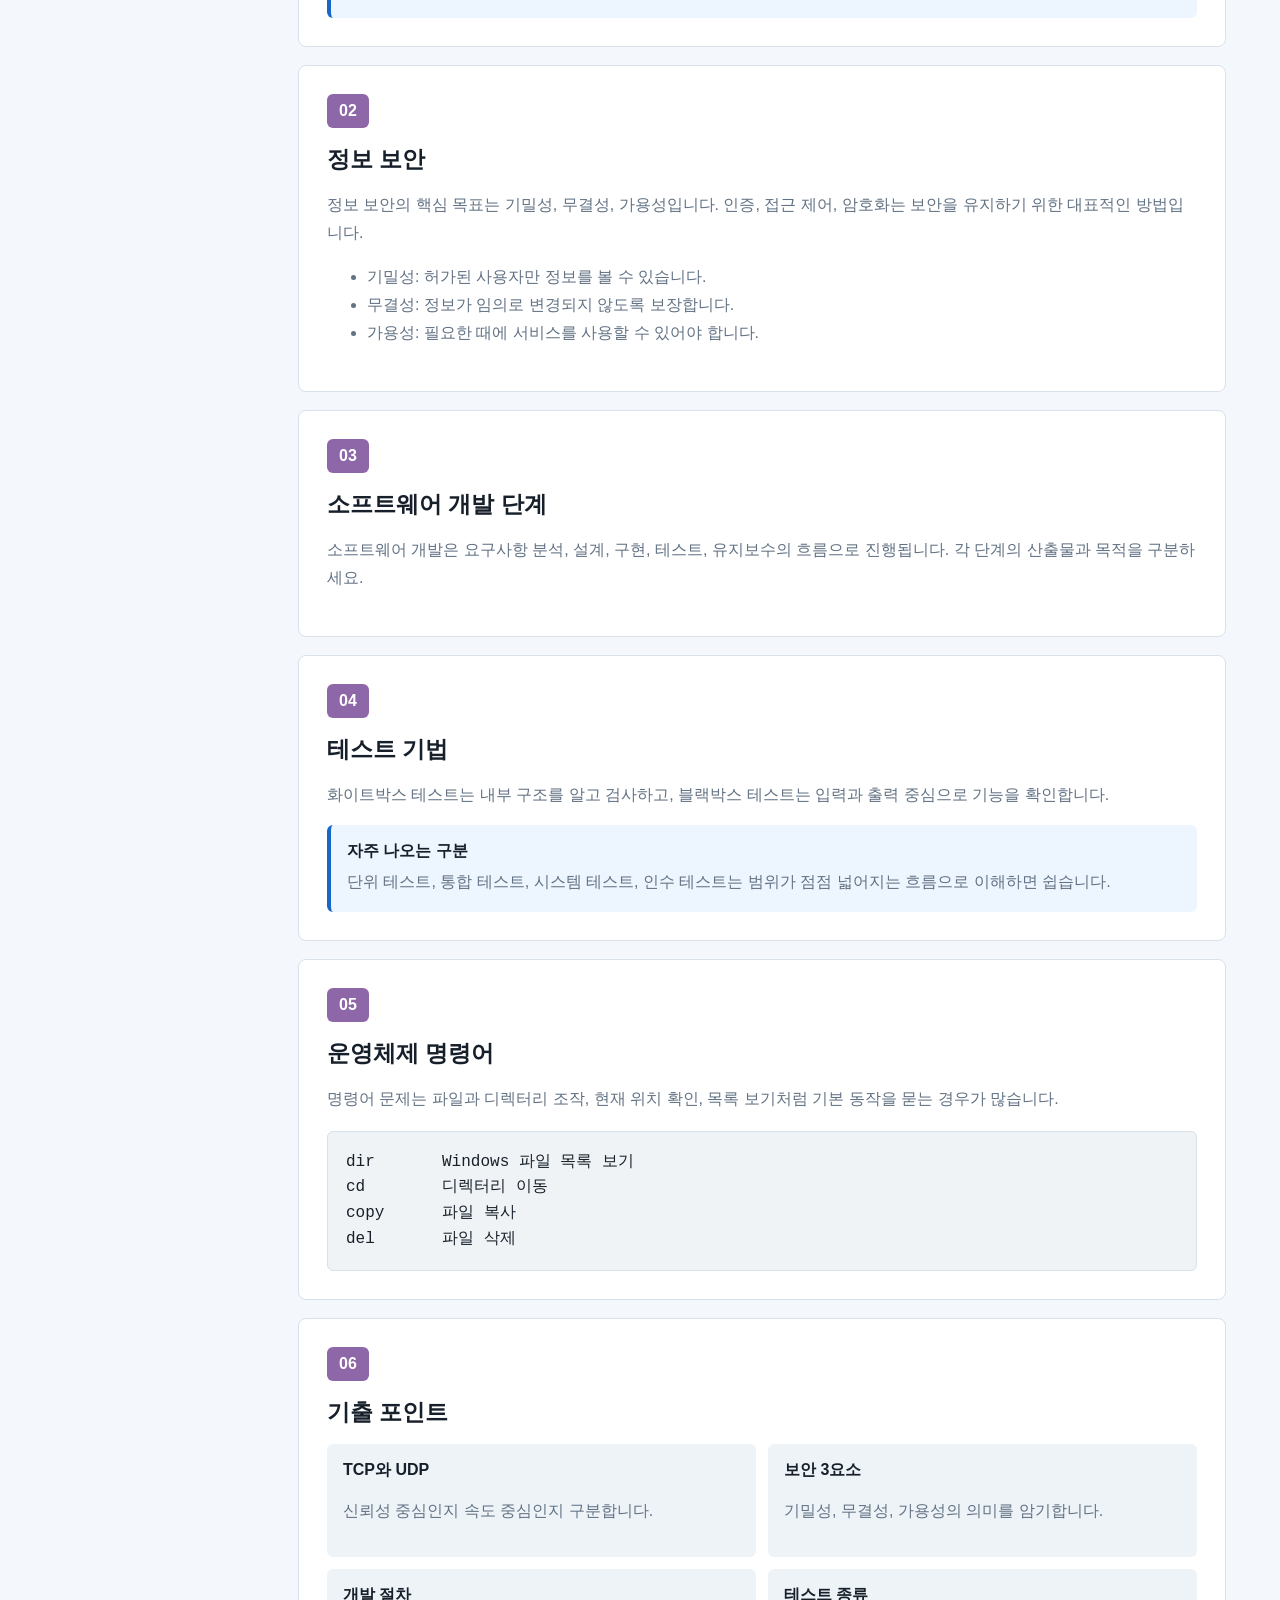
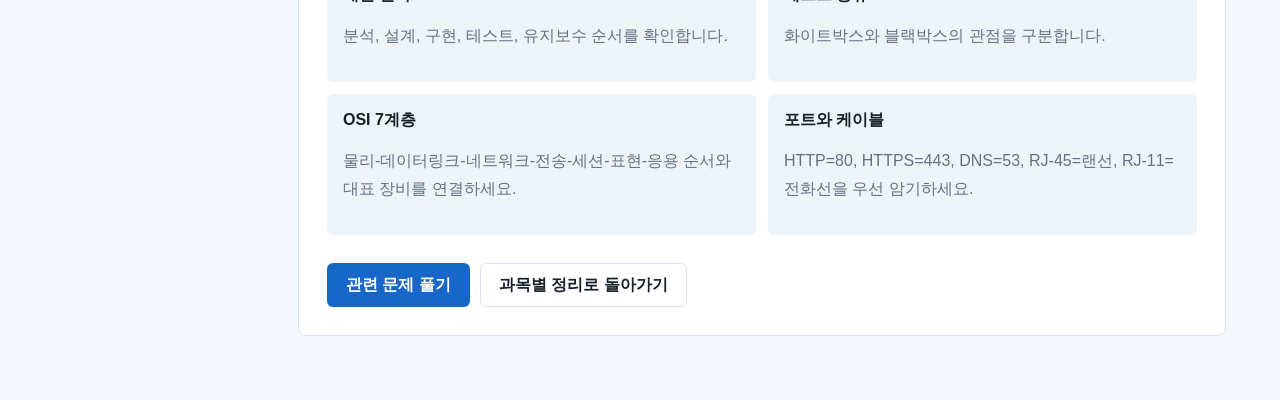
<file: pages/theory-system.html>
<!DOCTYPE html>
<html lang="ko">
<head>
  <meta charset="UTF-8" />
  <meta name="viewport" content="width=device-width, initial-scale=1.0" />
  <title>정보 시스템 일반 개념이론 | 프로그래밍기능사 CBT</title>
  <link rel="stylesheet" href="../css/style.css" />
</head>
<body>
  <header class="topbar">
    <a class="brand" href="../index.html">
      <span class="brand-mark">CBT</span>
      <span>프로그래밍기능사</span>
    </a>
    <button class="icon-button menu-toggle" id="menuToggle" type="button" aria-label="메뉴 열기">☰</button>
    <nav class="nav" id="navMenu" aria-label="주요 메뉴">
      <a href="../index.html">홈</a>
      <a href="exam-list.html">기출문제</a>
      <a href="subject-list.html">과목별 문제</a>
      <a href="quiz.html">문제풀이</a>
      <a href="study.html" aria-current="page">학습정리</a>
      <a href="theory-python.html">기출분석 이론</a>
      <a href="practical.html">실기 학습</a>
      <a href="wrong-note.html">오답노트</a>
    </nav>
  </header>

  <main class="page-shell theory-shell">
    <div class="page-title">
      <p>Information System Theory</p>
      <h1>정보 시스템 일반 핵심 개념</h1>
      <p class="page-desc" style="text-align: center;">네트워크, 보안, 소프트웨어 개발과 테스트, 운영체제 명령어의 핵심만 정리했습니다.</p>
    </div>

    <section class="theory-layout">
      <aside class="theory-toc">
        <a href="#network">네트워크</a>
        <a href="#security">정보 보안</a>
        <a href="#dev">개발 단계</a>
        <a href="#test">테스트 기법</a>
        <a href="#command">운영체제 명령어</a>
        <a href="#exam-point">기출 포인트</a>
      </aside>

      <div class="theory-content">
        <article class="theory-section" id="network">
          <span class="chapter-label">01</span>
          <h2>네트워크</h2>
          <p>네트워크는 컴퓨터와 장치들이 연결되어 데이터를 주고받는 통신망입니다. 프로토콜은 통신 규칙, 패킷은 데이터를 작게 나눈 전송 단위이며, 서버는 서비스를 제공하고 클라이언트는 서비스를 요청합니다.</p>
          <div class="table-wrap">
            <table>
              <thead><tr><th>용어</th><th>의미</th></tr></thead>
              <tbody>
                <tr><td>프로토콜</td><td>통신을 하기 위한 규칙 또는 약속입니다.</td></tr>
                <tr><td>패킷</td><td>데이터를 작게 나눈 전송 단위입니다.</td></tr>
                <tr><td>서버</td><td>웹, 파일, 인증처럼 서비스를 제공하는 컴퓨터입니다.</td></tr>
                <tr><td>클라이언트</td><td>서버에 서비스를 요청하는 컴퓨터나 프로그램입니다.</td></tr>
                <tr><td>호스트</td><td>네트워크에 연결된 컴퓨터나 장치입니다.</td></tr>
                <tr><td>대역폭</td><td>한 번에 전송할 수 있는 데이터의 양입니다.</td></tr>
                <tr><td>트래픽</td><td>네트워크에서 이동하는 데이터의 양입니다.</td></tr>
              </tbody>
            </table>
          </div>

          <h3>LAN, WAN, 인터넷</h3>
          <div class="table-wrap">
            <table>
              <thead><tr><th>구분</th><th>범위</th><th>예시</th></tr></thead>
              <tbody>
                <tr><td>LAN</td><td>가까운 범위의 근거리 통신망입니다.</td><td>집, 학교, 컴퓨터실, 사무실</td></tr>
                <tr><td>WAN</td><td>지역이나 국가 간을 연결하는 넓은 범위의 통신망입니다.</td><td>지역 간 통신망, 국가 간 통신망</td></tr>
                <tr><td>인터넷</td><td>전 세계 네트워크가 서로 연결된 거대한 통신망입니다.</td><td>웹, 이메일, 검색 서비스</td></tr>
              </tbody>
            </table>
          </div>

          <h3>OSI 7계층과 TCP/IP 4계층</h3>
          <p>OSI 7계층은 네트워크 통신 과정을 7단계로 나눈 이론 모델이고, TCP/IP 4계층은 실제 인터넷에서 사용하는 통신 모델입니다. OSI 7계층은 <strong>물데네전세표응</strong> 순서로 암기합니다.</p>
          <div class="table-wrap">
            <table>
              <thead><tr><th>OSI 계층</th><th>핵심 역할</th><th>대표 프로토콜/장비</th></tr></thead>
              <tbody>
                <tr><td>7 응용 계층</td><td>사용자 서비스 제공</td><td>HTTP, FTP, SMTP, DNS</td></tr>
                <tr><td>6 표현 계층</td><td>데이터 변환과 암호화</td><td>JPEG, SSL/TLS</td></tr>
                <tr><td>5 세션 계층</td><td>연결 설정, 유지, 종료</td><td>세션 관리</td></tr>
                <tr><td>4 전송 계층</td><td>신뢰성 있는 전송</td><td>TCP, UDP</td></tr>
                <tr><td>3 네트워크 계층</td><td>경로 선택과 IP 주소 처리</td><td>IP, Router</td></tr>
                <tr><td>2 데이터링크 계층</td><td>MAC 주소와 프레임 처리</td><td>Switch, Ethernet</td></tr>
                <tr><td>1 물리 계층</td><td>전기 신호와 케이블 전송</td><td>Hub, Cable</td></tr>
              </tbody>
            </table>
          </div>
          <div class="table-wrap">
            <table>
              <thead><tr><th>TCP/IP 계층</th><th>OSI 대응</th><th>대표 예</th></tr></thead>
              <tbody>
                <tr><td>응용 계층</td><td>OSI 5~7계층</td><td>HTTP, HTTPS, FTP, SMTP, DNS</td></tr>
                <tr><td>전송 계층</td><td>OSI 4계층</td><td>TCP, UDP</td></tr>
                <tr><td>인터넷 계층</td><td>OSI 3계층</td><td>IP, ICMP</td></tr>
                <tr><td>네트워크 접근 계층</td><td>OSI 1~2계층</td><td>Ethernet, MAC</td></tr>
              </tbody>
            </table>
          </div>

          <h3>IP 주소, 서브넷, MAC 주소</h3>
          <p>IP 주소는 네트워크에서 장치를 구분하는 논리적 주소입니다. IPv4는 32비트이며 8비트씩 4개로 나누어 표기합니다. MAC 주소는 네트워크 장비에 부여된 48비트 물리적 주소입니다.</p>
          <div class="table-wrap">
            <table>
              <thead><tr><th>항목</th><th>핵심 내용</th></tr></thead>
              <tbody>
                <tr><td>공인 IP</td><td>인터넷에서 직접 사용하는 전 세계 유일한 주소입니다. ISP가 할당합니다.</td></tr>
                <tr><td>사설 IP</td><td>내부 네트워크에서 사용하며 외부에서는 직접 접근할 수 없습니다. NAT를 통해 인터넷에 연결합니다.</td></tr>
                <tr><td>사설 IP 범위</td><td>10.x.x.x, 172.16~31.x.x, 192.168.x.x</td></tr>
                <tr><td>서브넷 마스크</td><td>IP 주소에서 네트워크 부분과 호스트 부분을 구분하는 값입니다.</td></tr>
                <tr><td>/24</td><td>255.255.255.0이며, 예를 들어 192.168.0.x가 같은 네트워크가 됩니다.</td></tr>
                <tr><td>MAC 주소</td><td>OSI 2계층에서 사용하는 하드웨어 고유 주소입니다. 스위치가 MAC 주소를 보고 전송합니다.</td></tr>
              </tbody>
            </table>
          </div>

          <h3>TCP와 UDP</h3>
          <div class="table-wrap">
            <table>
              <thead><tr><th>구분</th><th>TCP</th><th>UDP</th></tr></thead>
              <tbody>
                <tr><td>방식</td><td>연결형</td><td>비연결형</td></tr>
                <tr><td>신뢰성</td><td>높음. 오류 검출과 재전송을 수행합니다.</td><td>낮음. 확인 과정을 생략합니다.</td></tr>
                <tr><td>순서</td><td>패킷 순서를 보장합니다.</td><td>순서를 보장하지 않습니다.</td></tr>
                <tr><td>속도</td><td>확인 과정 때문에 비교적 느립니다.</td><td>빠른 전송에 유리합니다.</td></tr>
                <tr><td>사용 예</td><td>웹, 이메일, 파일 전송</td><td>스트리밍, 게임, 음성 통화</td></tr>
              </tbody>
            </table>
          </div>

          <h3>주요 프로토콜과 포트 번호</h3>
          <div class="table-wrap">
            <table>
              <thead><tr><th>프로토콜</th><th>포트</th><th>기능</th></tr></thead>
              <tbody>
                <tr><td>HTTP</td><td>80</td><td>웹 페이지 전송</td></tr>
                <tr><td>HTTPS</td><td>443</td><td>보안 웹 페이지 전송</td></tr>
                <tr><td>FTP</td><td>20/21</td><td>파일 전송</td></tr>
                <tr><td>SSH</td><td>22</td><td>보안 원격 접속</td></tr>
                <tr><td>Telnet</td><td>23</td><td>원격 접속. 보안에 취약합니다.</td></tr>
                <tr><td>SMTP</td><td>25</td><td>이메일 전송</td></tr>
                <tr><td>DNS</td><td>53</td><td>도메인 이름을 IP 주소로 변환합니다.</td></tr>
                <tr><td>DHCP</td><td>67/68</td><td>IP 주소를 자동으로 할당합니다.</td></tr>
                <tr><td>POP3</td><td>110</td><td>이메일 수신</td></tr>
                <tr><td>IMAP</td><td>143</td><td>이메일 수신과 동기화</td></tr>
              </tbody>
            </table>
          </div>

          <h3>네트워크 장비</h3>
          <div class="table-wrap">
            <table>
              <thead><tr><th>장비</th><th>역할</th><th>계층/특징</th></tr></thead>
              <tbody>
                <tr><td>허브(Hub)</td><td>들어온 신호를 모든 포트로 전송합니다.</td><td>물리 계층</td></tr>
                <tr><td>스위치(Switch)</td><td>MAC 주소를 보고 필요한 포트로 전송합니다.</td><td>데이터링크 계층</td></tr>
                <tr><td>라우터(Router)</td><td>서로 다른 네트워크를 연결합니다.</td><td>네트워크 계층</td></tr>
                <tr><td>공유기</td><td>라우터, NAT, DHCP 기능을 함께 제공합니다.</td><td>가정/사무실용 복합 장치</td></tr>
                <tr><td>방화벽(Firewall)</td><td>허용되지 않은 접근을 차단합니다.</td><td>보안 장비</td></tr>
                <tr><td>AP</td><td>무선 네트워크(Wi-Fi)를 제공합니다.</td><td>Access Point</td></tr>
              </tbody>
            </table>
          </div>

          <h3>LAN 케이블과 커넥터</h3>
          <div class="table-wrap">
            <table>
              <thead><tr><th>구분</th><th>의미</th><th>시험 포인트</th></tr></thead>
              <tbody>
                <tr><td>UTP</td><td>차폐막이 없는 꼬임쌍선 케이블입니다.</td><td>가장 일반적인 랜선. 저렴하고 설치가 쉽지만 전자파 간섭에 약합니다.</td></tr>
                <tr><td>STP</td><td>차폐막이 있는 꼬임쌍선 케이블입니다.</td><td>전자파 간섭에 강하지만 비싸고 설치가 어렵습니다.</td></tr>
                <tr><td>RJ-45</td><td>LAN 케이블 커넥터입니다.</td><td>랜선 커넥터</td></tr>
                <tr><td>RJ-11</td><td>전화선 커넥터입니다.</td><td>전화선 커넥터</td></tr>
                <tr><td>다이렉트 케이블</td><td>서로 다른 종류의 장비를 연결합니다.</td><td>PC-스위치, PC-공유기, 스위치-라우터</td></tr>
                <tr><td>크로스 케이블</td><td>같은 종류의 장비를 연결합니다.</td><td>PC-PC, 스위치-스위치, 라우터-라우터</td></tr>
                <tr><td>롤오버 케이블</td><td>핀 순서가 반전된 콘솔 접속용 케이블입니다.</td><td>라우터나 스위치 초기 설정</td></tr>
              </tbody>
            </table>
          </div>

          <h3>네트워크 보안과 명령어</h3>
          <div class="table-wrap">
            <table>
              <thead><tr><th>항목</th><th>의미</th></tr></thead>
              <tbody>
                <tr><td>방화벽</td><td>허용되지 않은 접근을 차단합니다.</td></tr>
                <tr><td>VPN</td><td>가상 사설망으로 안전한 원격 접속을 제공합니다.</td></tr>
                <tr><td>SSL/TLS</td><td>웹 통신을 암호화하며 HTTPS에 사용됩니다.</td></tr>
                <tr><td>DMZ</td><td>외부 공개 서버를 내부망과 분리하는 영역입니다.</td></tr>
                <tr><td>ipconfig</td><td>내 컴퓨터의 IP 주소를 확인합니다. 상세 정보는 ipconfig /all을 사용합니다.</td></tr>
                <tr><td>ping</td><td>네트워크 연결 상태를 확인합니다.</td></tr>
                <tr><td>tracert</td><td>목적지까지의 경로를 추적합니다.</td></tr>
                <tr><td>nslookup</td><td>DNS 조회에 사용합니다.</td></tr>
                <tr><td>netstat</td><td>네트워크 연결 상태를 확인합니다.</td></tr>
              </tbody>
            </table>
          </div>

          <div class="note-box">
            <strong>시험 포인트</strong>
            <p>DNS는 도메인을 IP로 변환, DHCP는 IP 자동 할당, NAT는 사설 IP와 공인 IP 변환입니다. TCP는 정확하게, UDP는 빠르게, HTTP=80, HTTPS=443, SSH=22, DNS=53을 우선 암기하세요.</p>
          </div>
        </article>

        <article class="theory-section" id="security">
          <span class="chapter-label">02</span>
          <h2>정보 보안</h2>
          <p>정보 보안의 핵심 목표는 기밀성, 무결성, 가용성입니다. 인증, 접근 제어, 암호화는 보안을 유지하기 위한 대표적인 방법입니다.</p>
          <ul class="theory-list">
            <li>기밀성: 허가된 사용자만 정보를 볼 수 있습니다.</li>
            <li>무결성: 정보가 임의로 변경되지 않도록 보장합니다.</li>
            <li>가용성: 필요한 때에 서비스를 사용할 수 있어야 합니다.</li>
          </ul>
        </article>

        <article class="theory-section" id="dev">
          <span class="chapter-label">03</span>
          <h2>소프트웨어 개발 단계</h2>
          <p>소프트웨어 개발은 요구사항 분석, 설계, 구현, 테스트, 유지보수의 흐름으로 진행됩니다. 각 단계의 산출물과 목적을 구분하세요.</p>
        </article>

        <article class="theory-section" id="test">
          <span class="chapter-label">04</span>
          <h2>테스트 기법</h2>
          <p>화이트박스 테스트는 내부 구조를 알고 검사하고, 블랙박스 테스트는 입력과 출력 중심으로 기능을 확인합니다.</p>
          <div class="note-box">
            <strong>자주 나오는 구분</strong>
            <p>단위 테스트, 통합 테스트, 시스템 테스트, 인수 테스트는 범위가 점점 넓어지는 흐름으로 이해하면 쉽습니다.</p>
          </div>
        </article>

        <article class="theory-section" id="command">
          <span class="chapter-label">05</span>
          <h2>운영체제 명령어</h2>
          <p>명령어 문제는 파일과 디렉터리 조작, 현재 위치 확인, 목록 보기처럼 기본 동작을 묻는 경우가 많습니다.</p>
          <pre><code>dir       Windows 파일 목록 보기
cd        디렉터리 이동
copy      파일 복사
del       파일 삭제</code></pre>
        </article>

        <article class="theory-section" id="exam-point">
          <span class="chapter-label">06</span>
          <h2>기출 포인트</h2>
          <div class="exam-point-grid">
            <div><strong>TCP와 UDP</strong><p>신뢰성 중심인지 속도 중심인지 구분합니다.</p></div>
            <div><strong>보안 3요소</strong><p>기밀성, 무결성, 가용성의 의미를 암기합니다.</p></div>
            <div><strong>개발 절차</strong><p>분석, 설계, 구현, 테스트, 유지보수 순서를 확인합니다.</p></div>
            <div><strong>테스트 종류</strong><p>화이트박스와 블랙박스의 관점을 구분합니다.</p></div>
            <div><strong>OSI 7계층</strong><p>물리-데이터링크-네트워크-전송-세션-표현-응용 순서와 대표 장비를 연결하세요.</p></div>
            <div><strong>포트와 케이블</strong><p>HTTP=80, HTTPS=443, DNS=53, RJ-45=랜선, RJ-11=전화선을 우선 암기하세요.</p></div>
          </div>
          <div class="actions">
            <a class="button primary" href="quiz.html?subject=정보 시스템 일반">관련 문제 풀기</a>
            <a class="button secondary" href="study.html">과목별 정리로 돌아가기</a>
          </div>
        </article>
      </div>
    </section>
  </main>

  <script src="../js/main.js"></script>
</body>
</html>
</file>
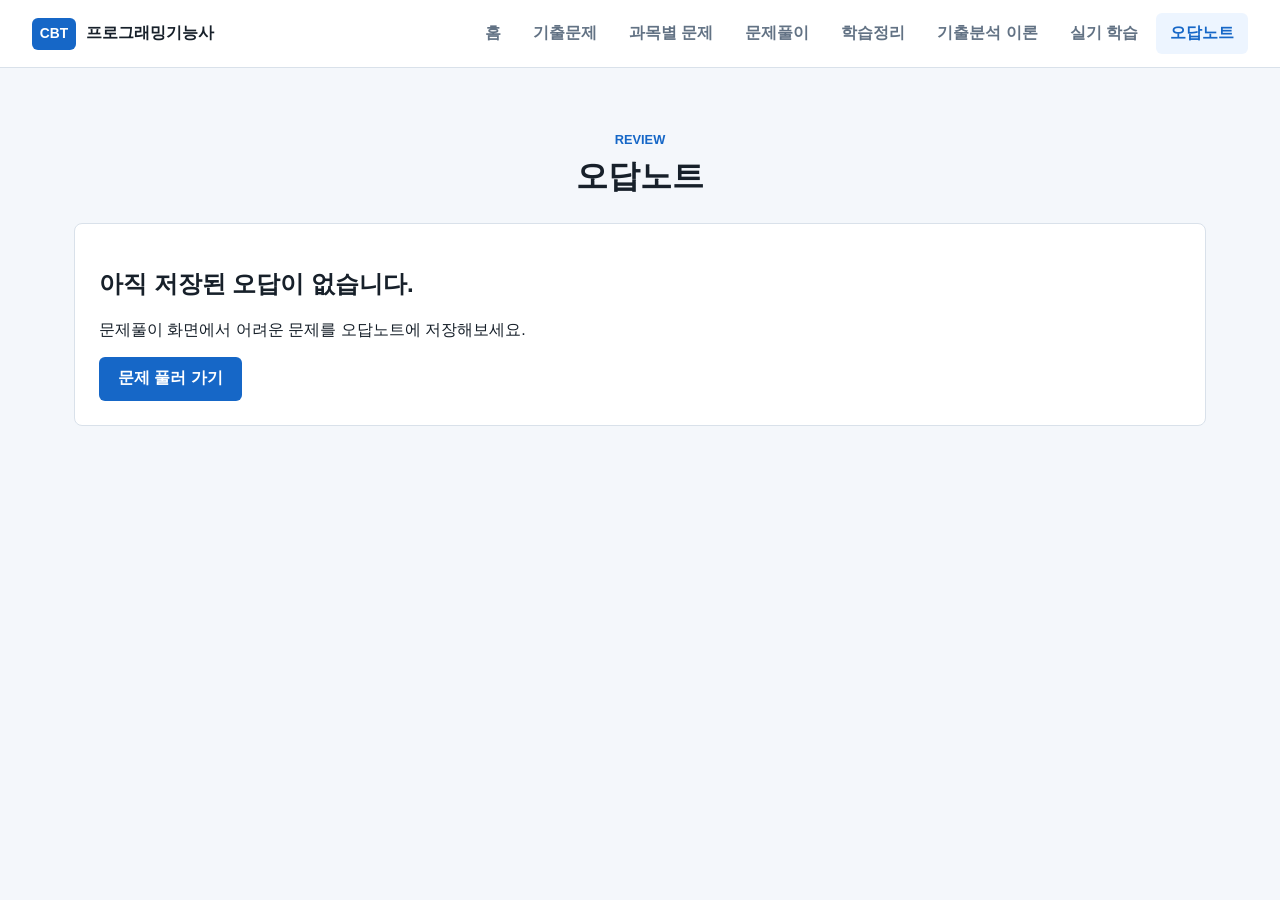
<file: pages/wrong-note.html>
<!DOCTYPE html>
<html lang="ko">
<head>
  <meta charset="UTF-8" />
  <meta name="viewport" content="width=device-width, initial-scale=1.0" />
  <title>오답노트 | 프로그래밍기능사 CBT</title>
  <link rel="stylesheet" href="../css/style.css" />
</head>
<body>
  <header class="topbar">
    <a class="brand" href="../index.html">
      <span class="brand-mark">CBT</span>
      <span>프로그래밍기능사</span>
    </a>
    <button class="icon-button menu-toggle" id="menuToggle" type="button" aria-label="메뉴 열기">☰</button>
    <nav class="nav" id="navMenu" aria-label="주요 메뉴">
      <a href="../index.html">홈</a>
      <a href="exam-list.html">기출문제</a>
      <a href="subject-list.html">과목별 문제</a>
      <a href="quiz.html">문제풀이</a>
      <a href="study.html">학습정리</a>
      <a href="theory-python.html">기출분석 이론</a>
      <a href="practical.html">실기 학습</a>
      <a href="wrong-note.html" aria-current="page">오답노트</a>
    </nav>
  </header>

  <main class="page-shell">
    <div class="page-title">
      <p>Review</p>
      <h1>오답노트</h1>
    </div>
    <section class="wrong-list" id="wrongList"></section>
  </main>

  <script src="../js/data/index.js?v=20260929-and-answer-fix"></script>
  <script src="../js/questions.js?v=20260605-data"></script>
  <script src="../js/main.js"></script>
  <script src="../js/wrong-note.js?v=20260929-and-answer-fix"></script>
</body>
</html>
</file>
<file: css/style.css>
:root {
  --bg: #f4f7fb;
  --surface: #ffffff;
  --surface-2: #eef3f8;
  --line: #d9e1ea;
  --text: #17202a;
  --muted: #627284;
  --primary: #1667c7;
  --primary-dark: #0e4f9f;
  --accent: #149f7f;
  --danger: #d64c4c;
  --shadow: 0 18px 48px rgba(23, 32, 42, 0.12);
}

* {
  box-sizing: border-box;
}

body {
  margin: 0;
  min-height: 100vh;
  color: var(--text);
  background: var(--bg);
  font-family: Arial, "Noto Sans KR", sans-serif;
}

a {
  color: inherit;
  text-decoration: none;
}

button,
input {
  font: inherit;
}

.topbar {
  position: sticky;
  top: 0;
  z-index: 10;
  display: flex;
  align-items: center;
  justify-content: space-between;
  min-height: 68px;
  padding: 0 32px;
  background: rgba(255, 255, 255, 0.94);
  border-bottom: 1px solid var(--line);
  backdrop-filter: blur(16px);
}

.topbar.compact {
  position: static;
}

.brand {
  display: inline-flex;
  align-items: center;
  gap: 10px;
  font-weight: 800;
}

.brand-mark {
  display: inline-grid;
  width: 44px;
  height: 32px;
  place-items: center;
  color: #fff;
  background: var(--primary);
  border-radius: 6px;
  font-size: 0.86rem;
}

.nav {
  display: flex;
  align-items: center;
  gap: 4px;
}

.nav a {
  padding: 10px 14px;
  border-radius: 6px;
  color: var(--muted);
  font-weight: 700;
}

.nav a:hover,
.nav a[aria-current="page"] {
  color: var(--primary);
  background: #edf5ff;
}

.icon-button {
  border: 0;
  background: transparent;
  cursor: pointer;
}

.menu-toggle {
  display: none;
  font-size: 1.4rem;
}

.hero {
  display: grid;
  grid-template-columns: minmax(0, 1.1fr) 420px;
  gap: 48px;
  align-items: center;
  max-width: 1180px;
  min-height: calc(100vh - 68px);
  margin: 0 auto;
  padding: 56px 24px;
}

.hero-copy h1 {
  max-width: 760px;
  margin: 12px 0 18px;
  font-size: clamp(2.4rem, 6vw, 4.8rem);
  line-height: 1.05;
  letter-spacing: 0;
}

.eyebrow,
.section-heading p,
.page-title p {
  margin: 0;
  color: var(--primary);
  font-size: 0.8rem;
  font-weight: 800;
  text-transform: uppercase;
}

.hero-desc {
  max-width: 640px;
  margin: 0;
  color: var(--muted);
  font-size: 1.1rem;
  line-height: 1.8;
}

.actions,
.quiz-actions {
  display: flex;
  flex-wrap: wrap;
  gap: 10px;
  margin-top: 28px;
}

.button {
  display: inline-flex;
  align-items: center;
  justify-content: center;
  min-height: 44px;
  padding: 0 18px;
  border: 1px solid transparent;
  border-radius: 6px;
  cursor: pointer;
  font-weight: 800;
}

.button.primary {
  color: #fff;
  background: var(--primary);
}

.button.primary:hover {
  background: var(--primary-dark);
}

.button.secondary {
  color: var(--text);
  background: var(--surface);
  border-color: var(--line);
}

.button.full {
  width: 100%;
}

.button:disabled {
  opacity: 0.45;
  cursor: not-allowed;
}

.exam-panel,
.notice-panel {
  padding: 28px;
  background: var(--surface);
  border: 1px solid var(--line);
  border-radius: 8px;
  box-shadow: var(--shadow);
}

.panel-head {
  display: flex;
  justify-content: space-between;
  gap: 16px;
  color: var(--muted);
}

.panel-head strong {
  color: var(--text);
}

.progress-ring {
  display: grid;
  width: 190px;
  height: 190px;
  place-items: center;
  margin: 30px auto;
  background: conic-gradient(var(--primary) 0 65%, var(--surface-2) 65% 100%);
  border-radius: 50%;
}

.progress-ring span {
  display: grid;
  width: 132px;
  height: 132px;
  place-items: center;
  background: var(--surface);
  border-radius: 50%;
  font-size: 2rem;
  font-weight: 900;
}

.panel-grid,
.score-summary {
  display: grid;
  grid-template-columns: repeat(3, 1fr);
  gap: 10px;
}

.panel-grid div,
.score-summary div {
  padding: 16px;
  background: var(--surface-2);
  border-radius: 6px;
  text-align: center;
}

.panel-grid strong,
.score-summary strong {
  display: block;
  font-size: 1.45rem;
}

.panel-grid span,
.score-summary span {
  color: var(--muted);
  font-size: 0.86rem;
}

.section,
.page-shell {
  max-width: 1180px;
  margin: 0 auto;
  padding: 64px 24px;
}

.section-heading,
.page-title {
  margin-bottom: 24px;
  text-align: center;
}

.section-heading.left {
  text-align: left;
}

.section-heading h2,
.page-title h1 {
  margin: 8px 0 0;
  font-size: 2rem;
}

.quick-grid,
.study-grid {
  display: grid;
  grid-template-columns: repeat(4, 1fr);
  gap: 16px;
}

.quick-card,
.study-card,
.study-grid article,
.exam-card,
.wrong-card,
.empty-state {
  background: var(--surface);
  border: 1px solid var(--line);
  border-radius: 8px;
}

.quick-card {
  display: block;
  min-height: 210px;
  padding: 24px;
}

.quick-card:hover,
.study-card:hover {
  border-color: var(--primary);
  box-shadow: 0 12px 30px rgba(22, 103, 199, 0.12);
}

.quick-icon {
  display: inline-grid;
  width: 42px;
  height: 42px;
  place-items: center;
  color: #fff;
  background: var(--accent);
  border-radius: 6px;
  font-weight: 900;
}

.quick-card h3,
.subject-stack span,
.study-card h2,
.study-grid h2,
.exam-card h2,
.wrong-card h2 {
  margin: 18px 0 8px;
  font-size: 1.12rem;
}

.quick-card p,
.subject-stack p,
.study-card p,
.study-grid p,
.exam-card p,
.wrong-card p,
.notice-panel p {
  color: var(--muted);
  line-height: 1.7;
}

.split-section {
  display: grid;
  grid-template-columns: minmax(0, 1fr) 360px;
  gap: 24px;
}

.subject-stack {
  display: grid;
  gap: 12px;
}

.subject-stack article {
  padding: 18px 20px;
  background: var(--surface);
  border-left: 4px solid var(--primary);
  border-radius: 6px;
}

.subject-stack p {
  margin: 4px 0 0;
}

.footer {
  padding: 28px 24px;
  color: var(--muted);
  text-align: center;
  border-top: 1px solid var(--line);
}

.exam-list,
.wrong-list {
  display: grid;
  gap: 14px;
}

.exam-card,
.wrong-card {
  display: grid;
  grid-template-columns: minmax(0, 1fr) auto auto;
  gap: 20px;
  align-items: center;
  padding: 22px;
}

.exam-label,
.question-meta span,
.wrong-card span {
  display: inline-flex;
  padding: 6px 10px;
  color: var(--primary);
  background: #edf5ff;
  border-radius: 6px;
  font-size: 0.82rem;
  font-weight: 800;
}

.exam-meta {
  min-width: 86px;
  text-align: center;
}

.exam-meta strong {
  display: block;
  font-size: 1.7rem;
}

.exam-meta span {
  color: var(--muted);
  font-size: 0.82rem;
}

.quiz-layout {
  display: grid;
  grid-template-columns: 330px minmax(0, 1fr);
  min-height: calc(100vh - 68px);
}

.quiz-side {
  display: flex;
  flex-direction: column;
  gap: 24px;
  padding: 28px;
  background: #17202a;
  color: #fff;
}

.quiz-side .eyebrow {
  color: #84c5ff;
}

.quiz-side h1 {
  margin: 8px 0 0;
  font-size: 1.8rem;
}

.quiz-meter {
  display: grid;
  gap: 10px;
}

.meter-track {
  height: 10px;
  overflow: hidden;
  background: rgba(255, 255, 255, 0.2);
  border-radius: 999px;
}

.meter-track span {
  display: block;
  width: 0;
  height: 100%;
  background: var(--accent);
}

.quiz-side .score-summary div {
  background: rgba(255, 255, 255, 0.08);
}

.quiz-side .score-summary span {
  color: #c8d4df;
}

.score-summary strong.pass {
  color: #7ee0a3;
}

.score-summary strong.fail {
  color: #ffb199;
}

.score-rule {
  margin: -12px 0 0;
  color: #c8d4df;
  font-size: 0.86rem;
  line-height: 1.5;
}

.number-board {
  display: grid;
  grid-template-columns: repeat(5, 1fr);
  gap: 8px;
}

.number-board button {
  height: 38px;
  color: #fff;
  background: rgba(255, 255, 255, 0.1);
  border: 1px solid rgba(255, 255, 255, 0.18);
  border-radius: 6px;
  cursor: pointer;
}

.number-board button.unsolved {
  color: #d8e2ec;
  background: #26313d;
  border-color: #4a5664;
}

.number-board button.solved {
  color: #ffffff;
  background: #149f7f;
  border-color: #41d4b2;
  box-shadow: inset 0 0 0 1px rgba(255, 255, 255, 0.18);
}

.number-board button.correct {
  color: #ffffff;
  background: #15946f;
  border-color: #48d6b1;
  box-shadow: inset 0 0 0 1px rgba(255, 255, 255, 0.22);
}

.number-board button.wrong {
  color: #ffffff;
  background: #c2414b;
  border-color: #ff8b94;
  box-shadow: inset 0 0 0 1px rgba(255, 255, 255, 0.18);
}

.number-board button.active {
  background: var(--primary);
  border-color: #84c5ff;
  box-shadow: 0 0 0 2px rgba(132, 197, 255, 0.28);
}

.number-board button.active.solved {
  background: linear-gradient(135deg, var(--primary) 0 58%, var(--accent) 58% 100%);
}

.number-board button.active.correct {
  background: linear-gradient(135deg, var(--primary) 0 48%, #15946f 48% 100%);
}

.number-board button.active.wrong {
  background: linear-gradient(135deg, var(--primary) 0 48%, #c2414b 48% 100%);
}

.quiz-main {
  display: flex;
  flex-direction: column;
  justify-content: center;
  gap: 16px;
  padding: 32px;
}

.question-card {
  padding: 30px;
  background: var(--surface);
  border: 1px solid var(--line);
  border-radius: 8px;
  box-shadow: var(--shadow);
}

.question-meta {
  display: flex;
  flex-wrap: wrap;
  gap: 8px;
  margin-bottom: 18px;
}

.question-card h2 {
  margin: 0 0 24px;
  font-size: 1.45rem;
  line-height: 1.55;
  white-space: pre-wrap;
}

.question-media {
  margin: -4px 0 24px;
}

.question-media img {
  display: block;
  max-width: min(100%, 760px);
  height: auto;
  padding: 12px;
  background: #fff;
  border: 1px solid var(--line);
  border-radius: 8px;
}

.choice-list {
  display: grid;
  gap: 10px;
}

.choice {
  display: grid;
  grid-template-columns: 38px minmax(0, 1fr);
  gap: 12px;
  align-items: center;
  width: 100%;
  min-height: 58px;
  padding: 10px 14px;
  background: var(--surface);
  border: 1px solid var(--line);
  border-radius: 6px;
  cursor: pointer;
  text-align: left;
}

.choice span {
  display: grid;
  width: 34px;
  height: 34px;
  place-items: center;
  background: var(--surface-2);
  border-radius: 6px;
  font-weight: 900;
}

.choice.selected {
  border-color: var(--primary);
  background: #edf5ff;
}

.choice.correct {
  border-color: var(--accent);
  background: #eaf8f4;
}

.choice.wrong {
  border-color: var(--danger);
  background: #fff0f0;
}

.answer-box {
  margin-top: 18px;
  padding: 18px;
  background: var(--surface-2);
  border-radius: 6px;
}

.answer-box p {
  margin: 8px 0 0;
  color: var(--muted);
  line-height: 1.6;
}

.hidden {
  display: none;
}

.study-grid {
  grid-template-columns: repeat(2, 1fr);
}

.study-grid article,
.study-card,
.empty-state {
  padding: 24px;
}

.study-card {
  display: flex;
  flex-direction: column;
  min-height: 188px;
}

.study-card .text-link {
  margin-top: auto;
}

.wrong-card {
  grid-template-columns: minmax(0, 1fr) auto;
}

.subject-practice-grid {
  display: grid;
  gap: 14px;
}

.subject-practice-card {
  display: grid;
  grid-template-columns: minmax(0, 1fr) auto auto;
  gap: 20px;
  align-items: center;
  padding: 22px;
  background: var(--surface);
  border: 1px solid var(--line);
  border-radius: 8px;
}

.subject-practice-card h2 {
  margin: 18px 0 8px;
  font-size: 1.2rem;
}

.subject-practice-card p {
  margin: 0;
  color: var(--muted);
  line-height: 1.7;
}

.subject-practice-card small {
  display: block;
  margin-top: 10px;
  color: var(--muted);
}

.page-desc {
  max-width: 720px;
  margin: 12px auto 0;
  color: var(--muted);
  line-height: 1.7;
  text-transform: none;
  font-size: 1rem;
  font-weight: 400;
}

.text-link {
  display: inline-flex;
  margin-top: 10px;
  color: var(--primary);
  font-weight: 800;
}

.theory-shell {
  max-width: 1220px;
}

.theory-shell .page-title {
  margin-left: 244px;
}

.theory-layout {
  display: grid;
  grid-template-columns: 220px minmax(0, 1fr);
  gap: 24px;
  align-items: start;
}

.theory-toc {
  position: sticky;
  top: 88px;
  display: grid;
  gap: 6px;
  padding: 14px;
  background: var(--surface);
  border: 1px solid var(--line);
  border-radius: 8px;
}

.theory-toc a {
  padding: 10px 12px;
  color: var(--muted);
  border-radius: 6px;
  font-weight: 800;
}

.theory-toc a:hover {
  color: var(--primary);
  background: #edf5ff;
}

.theory-content {
  display: grid;
  gap: 18px;
}

.theory-section {
  padding: 28px;
  background: var(--surface);
  border: 1px solid var(--line);
  border-radius: 8px;
}

.chapter-label {
  display: inline-grid;
  width: 42px;
  height: 34px;
  place-items: center;
  color: #fff;
  background: #8d67a8;
  border-radius: 6px;
  font-weight: 900;
}

.theory-section h2 {
  margin: 16px 0 10px;
  font-size: 1.45rem;
}

.theory-section h3 {
  margin: 28px 0 10px;
  font-size: 1.08rem;
  color: var(--text);
}

.theory-section p,
.theory-list {
  color: var(--muted);
  line-height: 1.75;
}

.theory-section pre {
  overflow-x: auto;
  margin: 18px 0 0;
  padding: 18px;
  background: #f0f3f6;
  border: 1px solid var(--line);
  border-radius: 6px;
}

.theory-section code {
  color: #17202a;
  font-family: Consolas, "Courier New", monospace;
  line-height: 1.6;
}

.note-box,
.tip-box {
  margin-top: 16px;
  padding: 16px;
  border-radius: 6px;
}

.note-box {
  background: #edf5ff;
  border-left: 4px solid var(--primary);
}

.tip-box {
  background: #f6effa;
  border-left: 4px solid #8d67a8;
}

.note-box p,
.tip-box p {
  margin: 6px 0 0;
}

.table-wrap {
  overflow-x: auto;
  margin-top: 16px;
}

.table-wrap table {
  width: 100%;
  border-collapse: collapse;
  min-width: 520px;
  background: var(--surface);
}

.table-wrap th,
.table-wrap td {
  padding: 12px 14px;
  border: 1px solid var(--line);
  text-align: left;
  vertical-align: top;
}

.table-wrap th {
  background: var(--surface-2);
}

.exam-point-grid {
  display: grid;
  grid-template-columns: repeat(2, 1fr);
  gap: 12px;
  margin-top: 16px;
}

.exam-point-grid div {
  padding: 16px;
  background: var(--surface-2);
  border-radius: 6px;
}

.exam-point-grid strong {
  display: block;
  margin-bottom: 6px;
}

.mode-shell {
  max-width: 1380px;
}

.mode-panel {
  padding: 24px 0 8px;
}

.mode-title {
  margin-bottom: 28px;
  text-align: center;
}

.mode-title p {
  margin: 0;
  color: var(--primary);
  font-size: 0.82rem;
  font-weight: 900;
  text-transform: uppercase;
}

.mode-title h1 {
  margin: 8px 0 0;
  font-size: 2rem;
}

.exam-info-table {
  display: grid;
  width: 100%;
  overflow: hidden;
  border-bottom: 1px solid #cfe1e1;
}

.table-row {
  display: grid;
  grid-template-columns: 1fr 3fr 1fr 1fr;
  min-height: 52px;
  align-items: center;
}

.table-row span {
  display: grid;
  min-height: 52px;
  place-items: center;
  padding: 12px;
  border-right: 1px solid #d5e4e4;
  border-bottom: 1px solid #d5e4e4;
  text-align: center;
}

.table-row span:last-child {
  border-right: 0;
}

.table-head span {
  color: #fff;
  background: #18b889;
  font-size: 1.08rem;
  font-weight: 900;
}

.table-row:not(.table-head) span:first-child {
  background: #dceeed;
}

.pass-score {
  grid-row: span 3;
  color: var(--muted);
  font-size: 1.1rem;
}

.mobile-only {
  display: none !important;
}

.mode-form {
  display: grid;
  gap: 14px;
  max-width: 980px;
  margin: 36px 0 0;
}

.mode-option {
  display: flex;
  flex-wrap: wrap;
  gap: 12px;
  align-items: center;
  min-height: 34px;
  color: var(--muted);
  font-size: 1rem;
}

.mode-option input {
  width: 18px;
  height: 18px;
  accent-color: #0c9b7f;
}

.mode-option strong {
  color: #10a779;
  font-size: 1.05rem;
}

.mode-option select {
  min-width: 210px;
  height: 36px;
  padding: 0 10px;
  color: var(--text);
  background: #fff;
  border: 1px solid var(--line);
  border-radius: 4px;
}

.mode-option select:disabled {
  opacity: 0.45;
}

.mode-start {
  justify-self: center;
  min-width: 260px;
  min-height: 58px;
  margin-top: 36px;
  color: #fff;
  background: #137b7b;
  border-radius: 20px;
  font-size: 1.25rem;
}

.mode-start:hover {
  background: #0f6969;
}

.home-hero {
  display: grid;
  grid-template-columns: minmax(0, 1fr) 420px;
  gap: 28px;
  align-items: stretch;
  max-width: 1180px;
  margin: 0 auto;
  padding: 64px 24px 26px;
}

.home-copy {
  display: flex;
  flex-direction: column;
  justify-content: center;
  min-height: 410px;
}

.home-copy h1 {
  max-width: 820px;
  margin: 12px 0 18px;
  color: var(--text);
  font-size: clamp(2.35rem, 5vw, 4.35rem);
  line-height: 1.08;
  letter-spacing: 0;
}

.home-status {
  display: flex;
  flex-direction: column;
  justify-content: space-between;
  min-height: 410px;
  padding: 24px;
  background: var(--surface);
  border: 1px solid var(--line);
  border-radius: 8px;
  box-shadow: var(--shadow);
}

.status-head {
  display: flex;
  justify-content: space-between;
  gap: 16px;
  align-items: flex-start;
}

.status-head span {
  display: block;
  margin-bottom: 6px;
  color: var(--muted);
}

.status-head strong {
  font-size: 1.1rem;
}

.status-head a {
  display: inline-flex;
  min-width: 58px;
  min-height: 36px;
  align-items: center;
  justify-content: center;
  color: #fff;
  background: var(--primary);
  border-radius: 6px;
  font-weight: 800;
}

.status-main {
  display: grid;
  gap: 22px;
}

.compact-ring {
  width: 170px;
  height: 170px;
  margin: 10px auto 0;
}

.compact-ring span {
  width: 116px;
  height: 116px;
  font-size: 1.8rem;
}

.status-list {
  display: grid;
  grid-template-columns: repeat(3, 1fr);
  gap: 10px;
}

.status-list div {
  min-height: 92px;
  padding: 14px 10px;
  background: var(--surface-2);
  border-radius: 6px;
  text-align: center;
}

.status-list strong {
  display: block;
  font-size: 1.5rem;
}

.status-list span {
  color: var(--muted);
  font-size: 0.86rem;
}

.home-modes {
  display: grid;
  grid-template-columns: repeat(4, 1fr);
  gap: 14px;
  max-width: 1180px;
  margin: 0 auto;
  padding: 0 24px 42px;
}

.mode-card {
  min-height: 180px;
  padding: 22px;
  background: var(--surface);
  border: 1px solid var(--line);
  border-radius: 8px;
}

.mode-card:hover {
  border-color: var(--primary);
  box-shadow: 0 12px 30px rgba(22, 103, 199, 0.12);
}

.mode-card span {
  display: inline-grid;
  width: 38px;
  height: 34px;
  place-items: center;
  color: var(--primary);
  background: #edf5ff;
  border-radius: 6px;
  font-weight: 900;
}

.mode-card h2 {
  margin: 18px 0 8px;
  font-size: 1.18rem;
}

.mode-card p {
  margin: 0;
  color: var(--muted);
  line-height: 1.65;
}

.primary-mode {
  color: #fff;
  background: #137b7b;
  border-color: #137b7b;
}

.primary-mode span {
  color: #137b7b;
  background: #e5fbf5;
}

.primary-mode p {
  color: #dff7f2;
}

.home-band {
  display: grid;
  grid-template-columns: minmax(0, 360px) minmax(0, 1fr);
  gap: 24px;
  align-items: center;
  max-width: 1180px;
  margin: 0 auto 56px;
  padding: 26px 24px;
  background: var(--surface);
  border-top: 1px solid var(--line);
  border-bottom: 1px solid var(--line);
}

.home-band h2 {
  margin: 8px 0 0;
  font-size: 1.45rem;
}

.subject-strip {
  display: flex;
  flex-wrap: wrap;
  gap: 10px;
  justify-content: flex-end;
}

.subject-strip a {
  display: inline-flex;
  min-height: 42px;
  align-items: center;
  padding: 0 14px;
  color: var(--primary);
  background: #edf5ff;
  border: 1px solid #cfe4ff;
  border-radius: 6px;
  font-weight: 800;
}

.landing-hero {
  max-width: 1180px;
  margin: 0 auto;
  padding: 44px 24px 28px;
}

.landing-hero-inner {
  position: relative;
  display: grid;
  min-height: 390px;
  place-items: center;
  overflow: hidden;
  padding: 58px 32px;
  color: #fff;
  background:
    radial-gradient(circle at 6% 90%, rgba(52, 128, 205, 0.35) 0 13%, transparent 13.5%),
    radial-gradient(circle at 95% 10%, rgba(62, 136, 216, 0.28) 0 15%, transparent 15.5%),
    linear-gradient(135deg, #073a55 0%, #093d79 46%, #08276b 100%);
  border-radius: 26px;
  box-shadow: 0 28px 70px rgba(6, 38, 91, 0.22);
  text-align: center;
}

.landing-hero-inner::before {
  position: absolute;
  inset: 0;
  content: "";
  background: linear-gradient(90deg, rgba(255, 255, 255, 0.05), transparent 42%, rgba(255, 255, 255, 0.04));
  pointer-events: none;
}

.hero-kicker {
  position: relative;
  color: #b8dfff;
  font-size: 0.9rem;
  font-weight: 900;
}

.landing-hero h1 {
  position: relative;
  margin: 20px 0 18px;
  font-size: clamp(2.1rem, 5vw, 3.9rem);
  line-height: 1.18;
  letter-spacing: 0;
}

.landing-hero h1 strong {
  color: #a9c7ff;
  font-weight: 900;
}

.landing-hero p {
  position: relative;
  max-width: 760px;
  margin: 0;
  color: #b9d9ff;
  line-height: 1.8;
  font-size: 1.05rem;
}

.landing-actions {
  position: relative;
  display: flex;
  flex-wrap: wrap;
  justify-content: center;
  gap: 12px;
  margin-top: 34px;
}

.landing-button {
  display: inline-flex;
  min-width: 190px;
  min-height: 54px;
  align-items: center;
  justify-content: center;
  padding: 0 24px;
  border-radius: 14px;
  font-weight: 900;
}

.landing-button.primary {
  color: #0f55ff;
  background: #fff;
}

.landing-button.ghost {
  color: #fff;
  border: 1px solid rgba(255, 255, 255, 0.3);
  background: rgba(255, 255, 255, 0.05);
}

.landing-button:hover {
  transform: translateY(-1px);
}

@media (max-width: 920px) {
  .topbar {
    padding: 0 18px;
  }

  .menu-toggle {
    display: block;
  }

  .nav {
    position: absolute;
    top: 68px;
    right: 18px;
    left: 18px;
    display: none;
    flex-direction: column;
    align-items: stretch;
    padding: 12px;
    background: var(--surface);
    border: 1px solid var(--line);
    border-radius: 8px;
    box-shadow: var(--shadow);
  }

  .nav.open {
    display: flex;
  }

  .desktop-only {
    display: none;
  }

  .hero,
  .landing-hero,
  .home-hero,
  .home-band,
  .split-section,
  .quiz-layout,
  .theory-layout {
    grid-template-columns: 1fr;
  }

  .home-copy,
  .home-status {
    min-height: auto;
  }

  .home-modes {
    grid-template-columns: repeat(2, 1fr);
  }

  .subject-strip {
    justify-content: flex-start;
  }

  .theory-toc {
    position: static;
    grid-template-columns: repeat(2, 1fr);
  }

  .theory-shell .page-title {
    margin-left: 0;
  }

  .hero {
    min-height: auto;
  }

  .quick-grid,
  .study-grid {
    grid-template-columns: repeat(2, 1fr);
  }

  .table-row {
    grid-template-columns: 1fr 1.5fr 1fr;
  }

  .table-row span:nth-child(4) {
    display: none;
  }

  .mobile-only {
    display: grid !important;
  }

  .quiz-side {
    min-height: auto;
  }
}

@media (max-width: 640px) {
  .hero,
  .section,
  .page-shell,
  .quiz-main {
    padding: 36px 16px;
  }

  .quick-grid,
  .study-grid,
  .home-modes,
  .panel-grid,
  .score-summary,
  .status-list {
    grid-template-columns: 1fr;
  }

  .exam-card,
  .wrong-card,
  .subject-practice-card,
  .exam-point-grid {
    grid-template-columns: 1fr;
  }

  .quiz-actions {
    display: grid;
    grid-template-columns: 1fr 1fr;
  }

  .mode-option {
    align-items: flex-start;
  }

  .mode-option select {
    width: 100%;
  }

  .mode-start {
    width: 100%;
    min-width: 0;
  }

  .landing-hero {
    padding: 26px 16px 22px;
  }

  .landing-hero-inner {
    min-height: 430px;
    padding: 44px 20px;
    border-radius: 18px;
  }

  .landing-button {
    width: 100%;
  }
}

/* Allow the additional practical-study menu to fit medium desktop screens. */
@media (min-width: 921px) and (max-width: 1250px) {
  .topbar { flex-wrap: wrap; justify-content: center; gap: 6px 24px; padding-top: 10px; padding-bottom: 10px; }
  .nav { flex-wrap: wrap; justify-content: center; }
}
</file>
<file: css/practical.css>
.practice-shell{max-width:1240px;margin:0 auto;padding:36px 24px 64px}.practice-heading{display:flex;justify-content:space-between;align-items:center;gap:20px;margin-bottom:28px}.practice-heading h1{font-size:2rem;margin:8px 0}.practice-heading p{color:var(--muted);line-height:1.7;margin:0}.practice-label{color:var(--primary);font-size:.875rem;font-weight:800}.practice-summary{background:#e9f2ff;border:1px solid #cbdff8;border-radius:12px;padding:16px 22px;white-space:nowrap}.practice-summary strong{font-size:1.7rem;color:var(--primary)}.practice-layout{display:grid;grid-template-columns:270px minmax(0,1fr);gap:24px;align-items:start}.practice-sidebar{background:#fff;border:1px solid var(--line);border-radius:12px;padding:20px}.practice-sidebar h2{font-size:1rem;margin:0 0 16px}.lesson-nav{display:grid;gap:8px}.lesson-nav button{text-align:left;display:flex;align-items:center;gap:10px;width:100%;padding:12px 10px;border:1px solid transparent;background:transparent;border-radius:8px;cursor:pointer;color:var(--text);font-size:.9rem;line-height:1.5}.lesson-nav button:hover{background:var(--surface-2)}.lesson-nav button[aria-current="true"]{background:#edf5ff;border-color:#bdd7f7;color:#0e4f9f;font-weight:700}.lesson-number{color:var(--muted);font-size:.8rem}.lesson-nav small{display:block;font-weight:400;color:var(--muted);font-size:.8rem}.practice-note{font-size:.875rem;line-height:1.7;color:var(--muted)}.practice-panel{min-width:0}.lesson-heading{background:#133e70;color:#fff;border-radius:12px;padding:26px 28px}.lesson-heading h2{margin:8px 0 12px;font-size:1.6rem}.lesson-heading p{margin:0;line-height:1.7;color:#deebff}.lesson-heading span{font-size:.875rem;color:#bad6ff}.practice-tabs{display:flex;gap:8px;margin:20px 0}.practice-tabs button{flex:1;padding:13px 8px;border:1px solid var(--line);background:#fff;border-radius:8px;cursor:pointer;color:var(--muted);font-weight:700}.practice-tabs button[aria-selected="true"]{background:var(--primary);border-color:var(--primary);color:white}.practice-content{background:#fff;border:1px solid var(--line);border-radius:12px;padding:28px;min-height:340px}.practice-content h3{margin:0 0 12px;font-size:1.15rem}.concept{padding:0 0 22px;margin:0 0 22px;border-bottom:1px solid var(--line)}.concept:last-of-type{border-bottom:0;margin-bottom:4px}.concept p,.practice-content p{line-height:1.8}.concept p{margin:0;color:#435368}.practice-code{background:#10243b;color:#e1eeff;border-radius:8px;padding:20px;overflow:auto;line-height:1.8;font-size:.95rem;tab-size:4;white-space:pre;max-width:100%}.trace-steps{padding-left:26px;line-height:1.8}.trace-steps li{padding:8px 0}.practice-content button,.practice-content textarea{font:inherit}.practice-actions{display:flex;gap:10px;flex-wrap:wrap;margin-top:20px}.practice-button{padding:11px 18px;border:1px solid #c0d2e7;border-radius:7px;background:#fff;color:#184d86;font-weight:700;cursor:pointer;min-height:44px}.practice-button.primary{background:var(--primary);border-color:var(--primary);color:#fff}.practice-button:disabled{opacity:.55;cursor:default}.practice-button:hover:not(:disabled){filter:brightness(.96)}.question-count{color:var(--primary);font-size:.875rem;font-weight:700}.answer-label{display:block;font-weight:700;margin:20px 0 8px}.answer-input{display:block;width:100%;min-height:82px;resize:vertical;border:1px solid #a5b9d2;border-radius:7px;padding:12px;color:var(--text);background:#fff;font-size:1rem}.answer-help{font-size:.875rem;color:var(--muted);margin:8px 0}.answer-feedback{padding:16px 18px;margin:18px 0 0;border-radius:8px;background:#edf5ff;line-height:1.75;border-left:4px solid var(--primary)}.answer-feedback.correct{background:#ecf8f2;border-color:#19734c}.answer-feedback.incorrect{background:#fff4e9;border-color:#ad5800}.answer-feedback code{white-space:pre-wrap;font-size:1rem;font-weight:700}.question-navigation{display:flex;justify-content:space-between;gap:12px;border-top:1px solid var(--line);margin-top:24px;padding-top:20px}.source-note{font-size:.875rem;line-height:1.8;color:var(--muted);margin:20px 0}.practice-shell :focus-visible{outline:3px solid #f5a524;outline-offset:3px}.practice-content [hidden]{display:none}.practice-footer{margin-top:30px;color:var(--muted);font-size:.875rem}.storage-notice{color:#8c4100;font-size:.875rem;line-height:1.6}.practical-home-link{display:block;max-width:1132px;margin:20px auto 28px;padding:22px 26px;border:1px solid #b9d6f4;border-radius:10px;background:#edf5ff;color:#164f89;line-height:1.8}.practical-home-link strong{display:block;font-size:1.2rem}.topbar{flex-wrap:wrap}.topbar .brand{padding:12px 0}
@media(max-width:920px){.practice-layout{grid-template-columns:1fr}.lesson-nav{grid-template-columns:repeat(2,minmax(0,1fr))}.practice-sidebar{padding:16px}.practice-heading{align-items:flex-start}.practice-heading h1{font-size:1.75rem}.practical-home-link{margin:20px 24px}.practice-heading p{max-width:540px}}
@media(max-width:540px){.practice-shell{padding:24px 16px 40px}.practice-heading{display:block}.practice-summary{margin-top:16px;display:inline-block;padding:10px 16px}.practice-content{padding:20px 16px}.lesson-heading{padding:22px 18px}.lesson-heading h2{font-size:1.3rem}.lesson-nav button{padding:10px 6px;font-size:.875rem}.practice-tabs{gap:5px}.practice-tabs button{font-size:.875rem;padding:12px 4px}.practice-code{padding:14px;font-size:.875rem}.practice-actions{gap:8px}.practice-button{padding:10px 13px}.practical-home-link{margin:20px 16px}.practice-heading p{font-size:.95rem}}

.practice-sidebar summary{font-weight:700;cursor:pointer;line-height:1.6}.practice-sidebar details[open] summary{margin-bottom:16px}.lesson-nav button{word-break:keep-all}.practice-heading h1{word-break:keep-all}
.practice-panel,.practice-content{min-width:0}
.concept-toc{display:grid;gap:9px;padding:20px;background:#f0f6ff;border:1px solid #cedff5;border-radius:12px;margin-bottom:30px}
.concept-toc strong{color:#173e6c;margin-bottom:3px}.concept-toc a{color:#175da5;text-decoration:underline;text-underline-offset:3px;line-height:1.6}
.concept-detail{scroll-margin-top:100px;padding-bottom:30px;margin-bottom:30px}.concept-detail p{line-height:1.9}.concept-detail h3{line-height:1.5}.concept-detail h4{margin:22px 0 10px;font-size:16px}
.concept-table-wrap{max-width:100%;overflow-x:auto;margin:20px 0;border:1px solid #d6e1ed;border-radius:10px}
.concept-table{border-collapse:collapse;width:100%;font-size:15px;line-height:1.7;text-align:left;table-layout:fixed}.concept-table caption{text-align:left;padding:12px 16px;background:#f5f8fc;color:#365477;font-weight:700}.concept-table th,.concept-table td{padding:13px 15px;border-bottom:1px solid #dce5ef;vertical-align:top;overflow-wrap:anywhere;white-space:pre-wrap}.concept-table thead th{background:#e9f1fc;color:#143f72}.concept-table tbody th{font-weight:600;color:#243e5f;background:#f8fafd}.concept-table tr:last-child>*{border-bottom:0}.concept-table th:first-child{width:29%}
.concept-tip{background:#fff9e9;border-left:4px solid #dfab39;padding:16px 18px;margin:20px 0;border-radius:0 8px 8px 0}.concept-tip strong{color:#77510b}.concept-tip p{margin:5px 0 0;color:#5f512f}.concept-example .practice-code{margin-top:8px;max-width:100%;overflow:auto}.concept-table-wrap:focus-visible,.concept-toc a:focus-visible{outline:3px solid #1671df;outline-offset:3px}
@media(max-width:540px){.concept-table{min-width:580px}.concept-table th,.concept-table td{padding:11px 12px}.concept-toc{padding:16px}.concept-detail{scroll-margin-top:85px}.concept-table-wrap::before{content:'↔ 표를 좌우로 밀어 확인하세요';display:block;font-size:13px;padding:8px 12px;color:#526681;background:#f5f8fc;position:sticky;left:0;width:calc(100vw - 100px);box-sizing:border-box}}
</file>
<file: css/practical-mock.css>
.practice-section-nav{display:flex;gap:8px;margin:0 0 24px;flex-wrap:wrap}.practice-section-nav a{padding:12px 20px;border:1px solid var(--line);border-radius:8px;background:white;font-weight:700;color:var(--muted)}.practice-section-nav a[aria-current="page"]{background:var(--primary);color:white;border-color:var(--primary)}.mock-intro h2{font-size:1.5rem;margin-top:0}.mock-intro p{color:var(--muted);line-height:1.8}.mock-cards{display:grid;grid-template-columns:repeat(2,minmax(0,1fr));gap:20px}.mock-card{background:white;border:1px solid var(--line);border-top:4px solid var(--primary);padding:26px;border-radius:12px}.mock-card h3{font-size:1.5rem;margin:12px 0}.mock-card p{line-height:1.7}.mock-meta,.mock-state{font-size:.9rem;color:var(--muted)}.mock-card .practice-button{margin-top:8px}.mock-toolbar{display:flex;align-items:center;justify-content:space-between;gap:12px;margin-bottom:20px}.mock-toolbar span{font-weight:700}.mock-workspace{display:grid;grid-template-columns:260px minmax(0,1fr);gap:24px;align-items:start}.mock-numbers{display:grid;grid-template-columns:repeat(4,1fr);gap:8px}.mock-number{min-height:44px;border:1px solid var(--line);border-radius:7px;background:white;font:inherit;cursor:pointer}.mock-number.answered{background:#e8f2ff;color:#104b8d}.mock-number.correct{background:#dcf5e8;color:#145534}.mock-number.incorrect{background:#fff0dd;color:#894000}.mock-number[aria-current="true"]{outline:3px solid var(--primary);outline-offset:1px;font-weight:800}.mock-progress{color:#164f89;font-weight:700;line-height:1.8}.mock-question h2{font-size:1.2rem;line-height:1.8;margin:14px 0}.mock-question .answer-feedback p{margin:8px 0}.mock-question textarea[readonly]{background:#f4f7fb}.mock-question{min-width:0}.mock-question .practice-code{font-size:.95rem}.mock-intro h2:focus,.mock-question h2:focus{outline:none}
@media(max-width:920px){.mock-workspace{grid-template-columns:1fr}.mock-numbers{grid-template-columns:repeat(6,1fr)}.mock-workspace .practice-sidebar .practice-note{margin:14px 0}.mock-cards{gap:16px}}
@media(max-width:540px){.mock-cards{grid-template-columns:1fr}.mock-card{padding:22px}.mock-toolbar{align-items:flex-start}.mock-toolbar span{font-size:.9rem;line-height:1.7}.practice-section-nav a{padding:11px 14px;font-size:.9rem}.mock-question .practice-code{font-size:.875rem}.mock-numbers{gap:7px}}

.mock-shell{max-width:1500px}.mock-page-title{font-size:1.8rem;line-height:1.5;word-break:keep-all}.mock-source-warning{background:#fff4df;border:1px solid #efd299;border-radius:8px;padding:14px 18px;font-size:.9rem;line-height:1.7;color:#78511d}.mock-number.pending{background:#fff6cc;color:#6d5600}.mock-original{margin:0;min-width:0}.mock-original img{display:block;width:100%;height:auto;border:1px solid var(--line);background:white}.mock-original figcaption{font-size:.875rem;line-height:1.8;margin-bottom:10px;color:var(--muted)}.mock-original figcaption a{display:inline-block;color:var(--primary);text-decoration:underline;margin-left:8px}.mock-reading{display:grid;grid-template-columns:minmax(0,1.7fr) minmax(220px,1fr);gap:22px;align-items:start}.mock-answer-column{position:sticky;top:95px;min-width:0}.mock-answer-column .answer-input{min-height:150px}.mock-answer-column .question-navigation{flex-wrap:wrap}.mock-solutions{margin-top:22px;border:1px solid var(--line);border-radius:8px;padding:16px}.mock-solutions summary{cursor:pointer;font-weight:700;line-height:1.7;color:var(--primary)}.mock-solutions .mock-original{max-width:800px;margin:20px auto}.mock-question .answer-feedback [aria-pressed="true"]{background:var(--primary);color:white}.mock-question .answer-feedback code{display:inline-block;overflow-wrap:anywhere}.mock-workspace{grid-template-columns:220px minmax(0,1fr)}
@media(max-width:1100px){.mock-reading{grid-template-columns:1fr}.mock-answer-column{position:static}.mock-original{max-width:750px}.mock-workspace{grid-template-columns:200px minmax(0,1fr)}}
@media(max-width:920px){.mock-workspace{grid-template-columns:1fr}.mock-question{padding:20px}.mock-page-title{font-size:1.5rem}.mock-reading .mock-original{max-height:70vh;overflow:auto;border:1px solid var(--line)}.mock-reading .mock-original figcaption{padding:8px}.mock-reading .mock-original img{min-width:580px}.mock-reading .mock-original{width:100%}}
@media(max-width:540px){.mock-question{padding:16px}.mock-page-title{font-size:1.3rem}.mock-original figcaption a{margin-left:0;display:block}.mock-question .answer-feedback .practice-actions{display:grid}}

/* Restored text version: scans are optional comparison material. */
.restored-question{min-width:0}.restoration-note{border:1px solid #d7e5f5;background:#f2f7fd;border-radius:8px;padding:12px 14px;font-size:.875rem;line-height:1.7;margin:0 0 18px}.restoration-note strong{display:block;color:#245389;margin-bottom:4px}.restoration-note span{color:#526579}.restoration-note.inferred{background:#fff7e8;border-color:#ecd7ae}.restoration-note.inferred strong{color:#805313}.restored-table-wrap{overflow:auto;margin:18px 0}.restored-table{border-collapse:collapse;width:100%;font-size:.95rem;line-height:1.6}.restored-table caption{text-align:left;font-weight:700;padding:0 0 8px}.restored-table th,.restored-table td{border:1px solid var(--line);padding:9px 12px;text-align:left;white-space:nowrap}.restored-table th{background:#edf3fb;color:#23466f}.mock-original-compare{margin:20px 0 0;border-top:1px solid var(--line);padding-top:14px}.mock-original-compare summary{cursor:pointer;color:var(--primary);font-size:.9rem;font-weight:700;line-height:1.7}.mock-original-compare .mock-original{margin-top:16px}.restored-code-wrap{background:#10243b;color:#e1eeff;border-radius:8px;overflow:auto;padding:16px 12px;font-size:.875rem;line-height:1.8}.restored-code-lines{padding-left:3.5em;margin:0;min-width:max-content}.restored-code-lines li{padding-left:1em;white-space:pre}.restored-code-lines li::marker{color:#a5bfdf}.restored-code-lines code{font:inherit;font-family:Consolas,monospace}.restored-answer{white-space:pre-wrap;overflow-wrap:anywhere;background:white;padding:14px;border-radius:6px;font-size:1rem;line-height:1.7}.restoration-import{padding:14px 18px;background:#edf5ff;border:1px solid #c3daf7;border-radius:8px;font-size:.9rem;line-height:1.8}.mock-question .answer-feedback h4{margin:18px 0 6px}.restored-reading .practice-code{margin:0;line-height:1.8}.restored-reading .mock-original{max-height:none}.restored-reading .mock-original img{min-width:0}.restored-reading .mock-answer-column{top:100px}
@media(max-width:540px){.restored-reading .practice-code{font-size:.85rem;padding:14px}.restored-table th,.restored-table td{padding:8px}.restored-code-wrap{font-size:.85rem}.restoration-note{padding:12px}.mock-original-compare .mock-original img{min-width:0}}

.restored-reading .practice-code{white-space:pre-wrap;overflow-wrap:anywhere}.restored-code-lines{min-width:0}.restored-code-lines li{white-space:pre-wrap;overflow-wrap:anywhere}.mock-question h2{word-break:keep-all}
</file>
<file: css/quiz-layout.css>
/* Keep question placement independent of the number of questions. */
.quiz-layout{max-width:1440px;margin:0 auto;grid-template-columns:290px minmax(0,1fr);align-items:start;gap:24px;padding:24px;min-height:calc(100vh - 68px)}
.quiz-side{position:sticky;top:88px;max-height:calc(100dvh - 112px);padding:22px;border-radius:12px;gap:18px;min-height:0}
.quiz-side h1{font-size:1.5rem}.quiz-side .score-summary{grid-template-columns:repeat(3,minmax(0,1fr));gap:8px}.quiz-side .score-summary div{padding:12px 6px}.quiz-side .score-summary strong{font-size:1.1rem}
.quiz-main{justify-content:flex-start;padding:0;min-width:0;gap:18px}
.quiz-number-picker{min-height:0;overflow:auto;scrollbar-gutter:stable}
.quiz-number-picker summary{cursor:pointer;padding:8px 0 14px;font-weight:700;font-size:14px}
.number-board{padding:3px;align-content:start}.number-board button{min-height:38px;font-size:14px}
.question-card{padding:28px;border-radius:12px}.question-card h2{font-size:1.3rem;overflow-wrap:anywhere}.choice strong{overflow-wrap:anywhere;line-height:1.65}
.quiz-actions{flex-wrap:wrap}.quiz-actions .button{min-height:44px}
@media(max-width:900px){.quiz-layout{grid-template-columns:1fr;padding:18px;gap:18px}.quiz-side{position:static;max-height:none;padding:18px;gap:14px}.quiz-side .eyebrow{display:none}.quiz-side h1{margin:0}.quiz-side .score-summary{margin:0}.quiz-number-picker{max-height:240px}.number-board{grid-template-columns:repeat(auto-fill,minmax(40px,1fr))}.quiz-main{padding:0}.score-rule{margin:0}.quiz-number-picker summary{padding-bottom:8px}}
@media(max-width:540px){.quiz-layout{padding:12px;gap:14px}.question-card{padding:20px 16px}.question-card h2{font-size:1.12rem}.choice{padding:10px;gap:8px;grid-template-columns:32px minmax(0,1fr)}.choice span{width:30px;height:30px}.quiz-actions{display:grid;grid-template-columns:repeat(2,minmax(0,1fr))}.quiz-actions #nextBtn{grid-column:1/-1}.quiz-side .score-summary div{padding:8px}.quiz-side .score-summary strong{font-size:1rem}}
</file>
